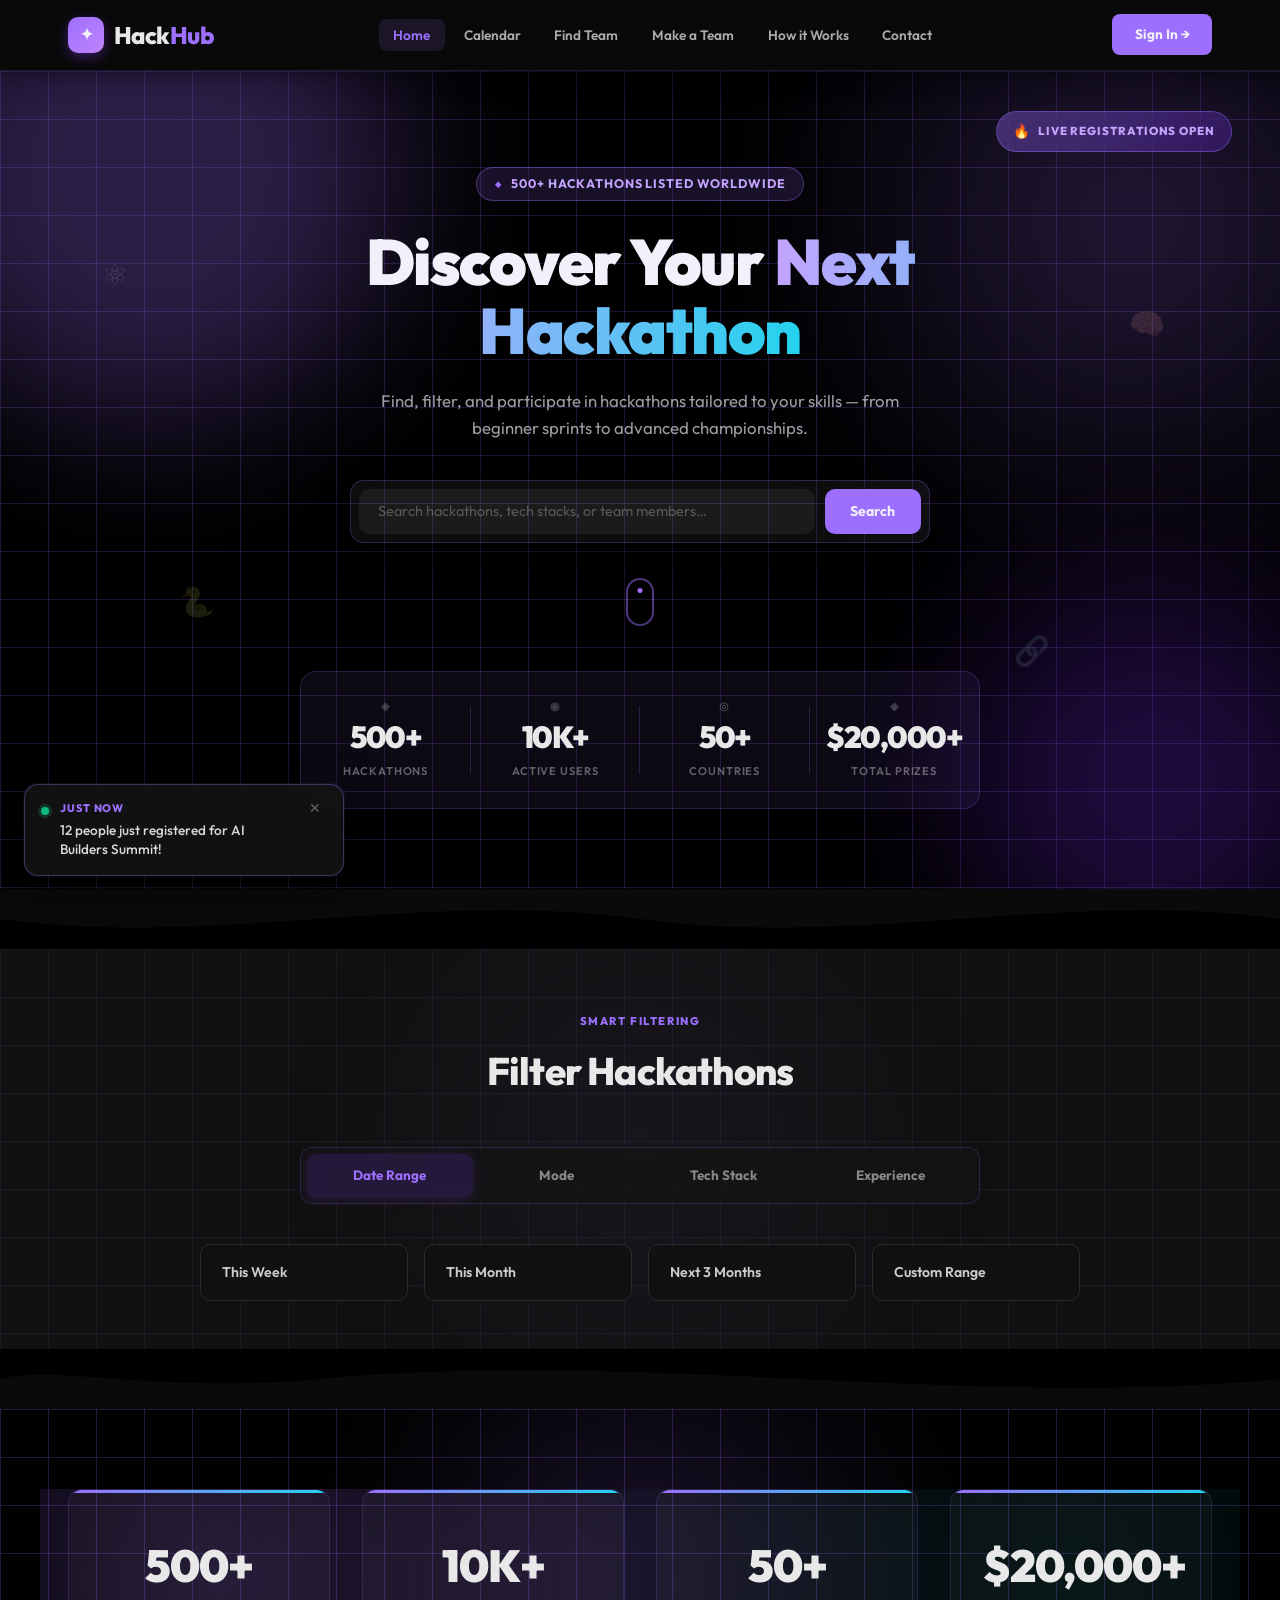
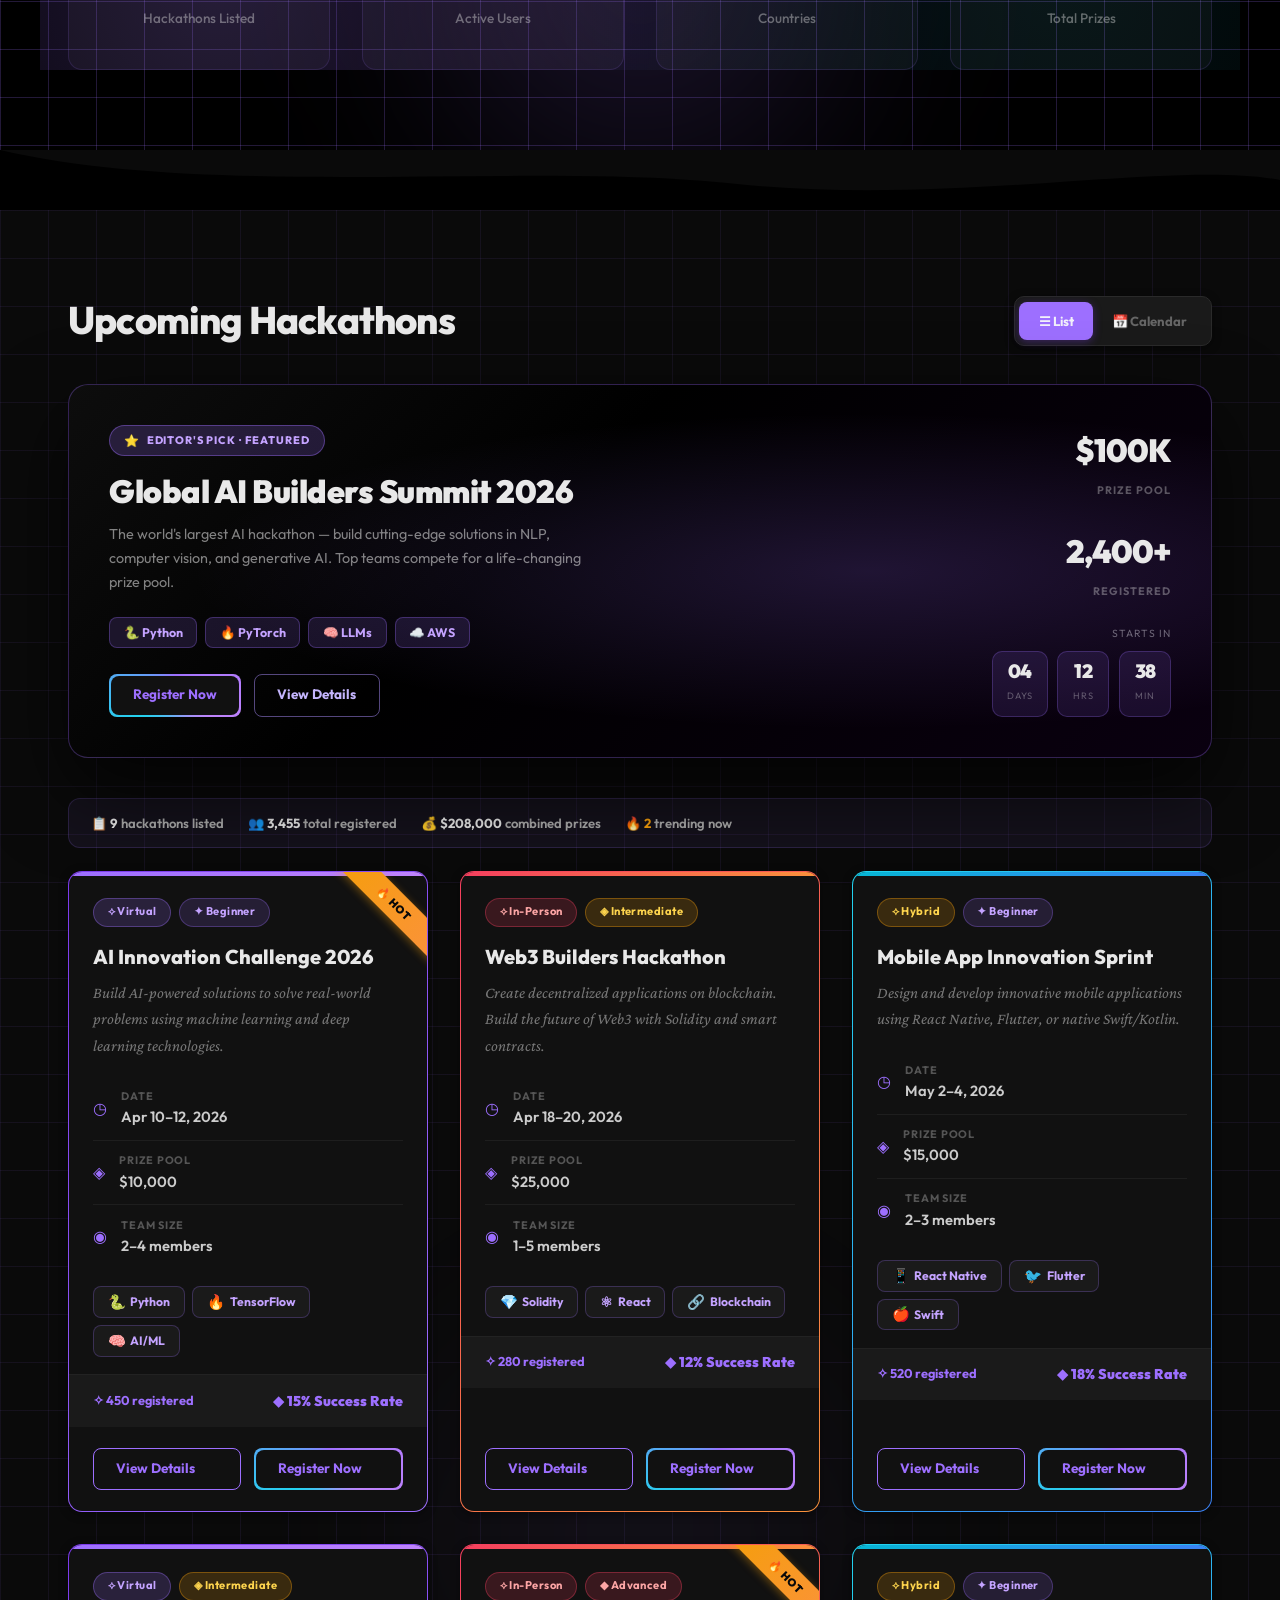
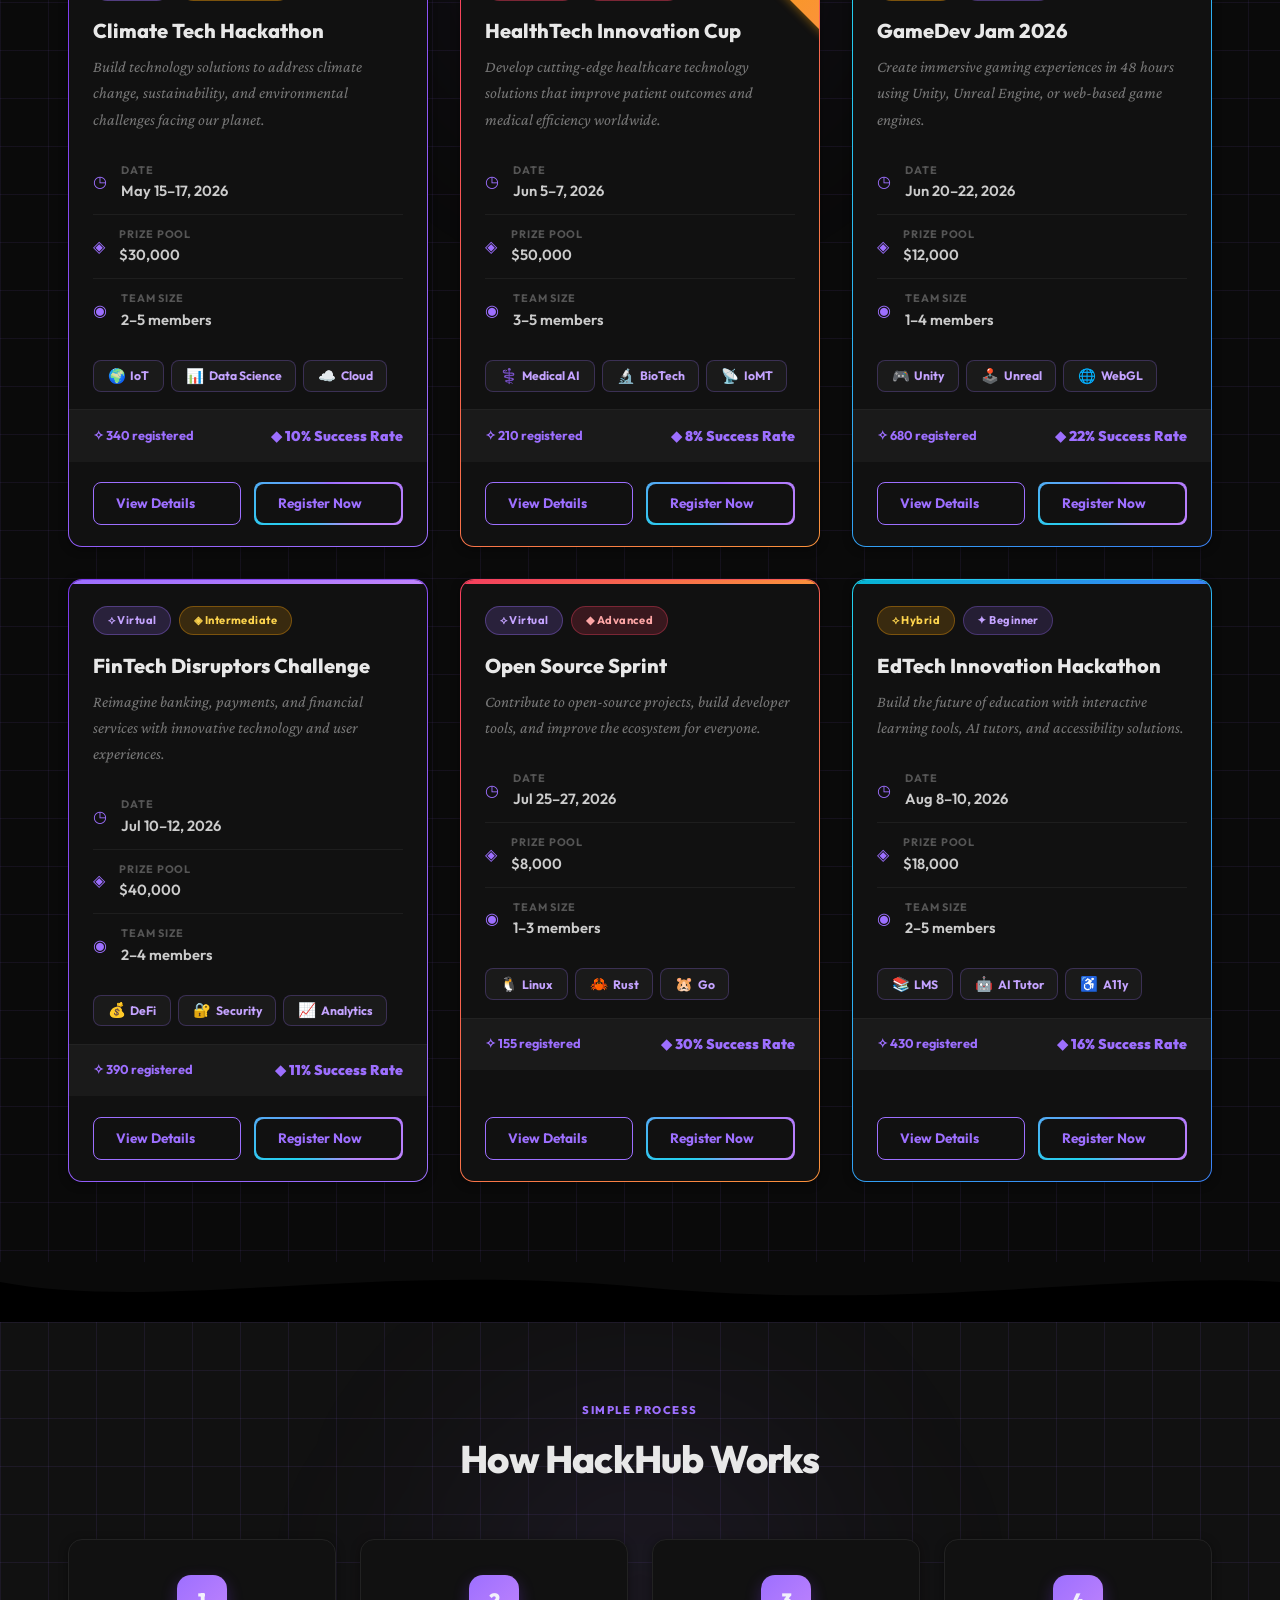
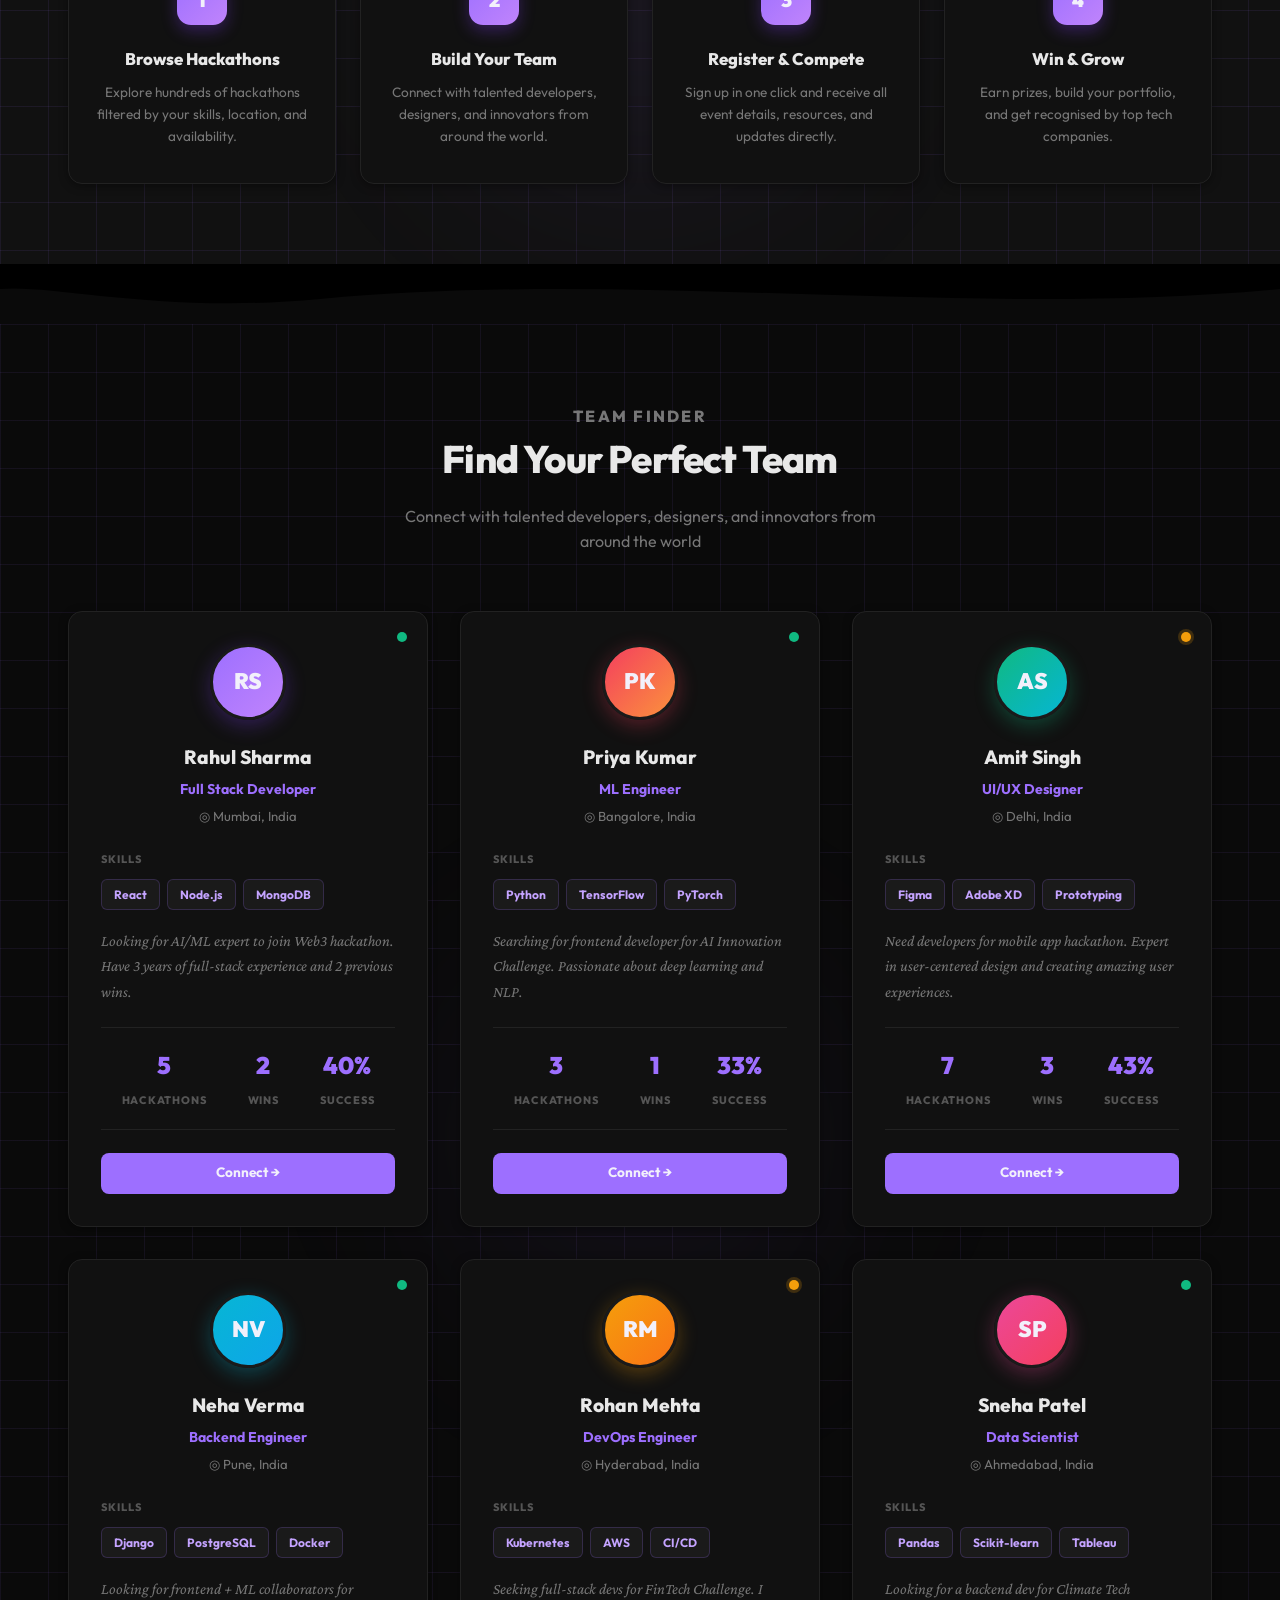
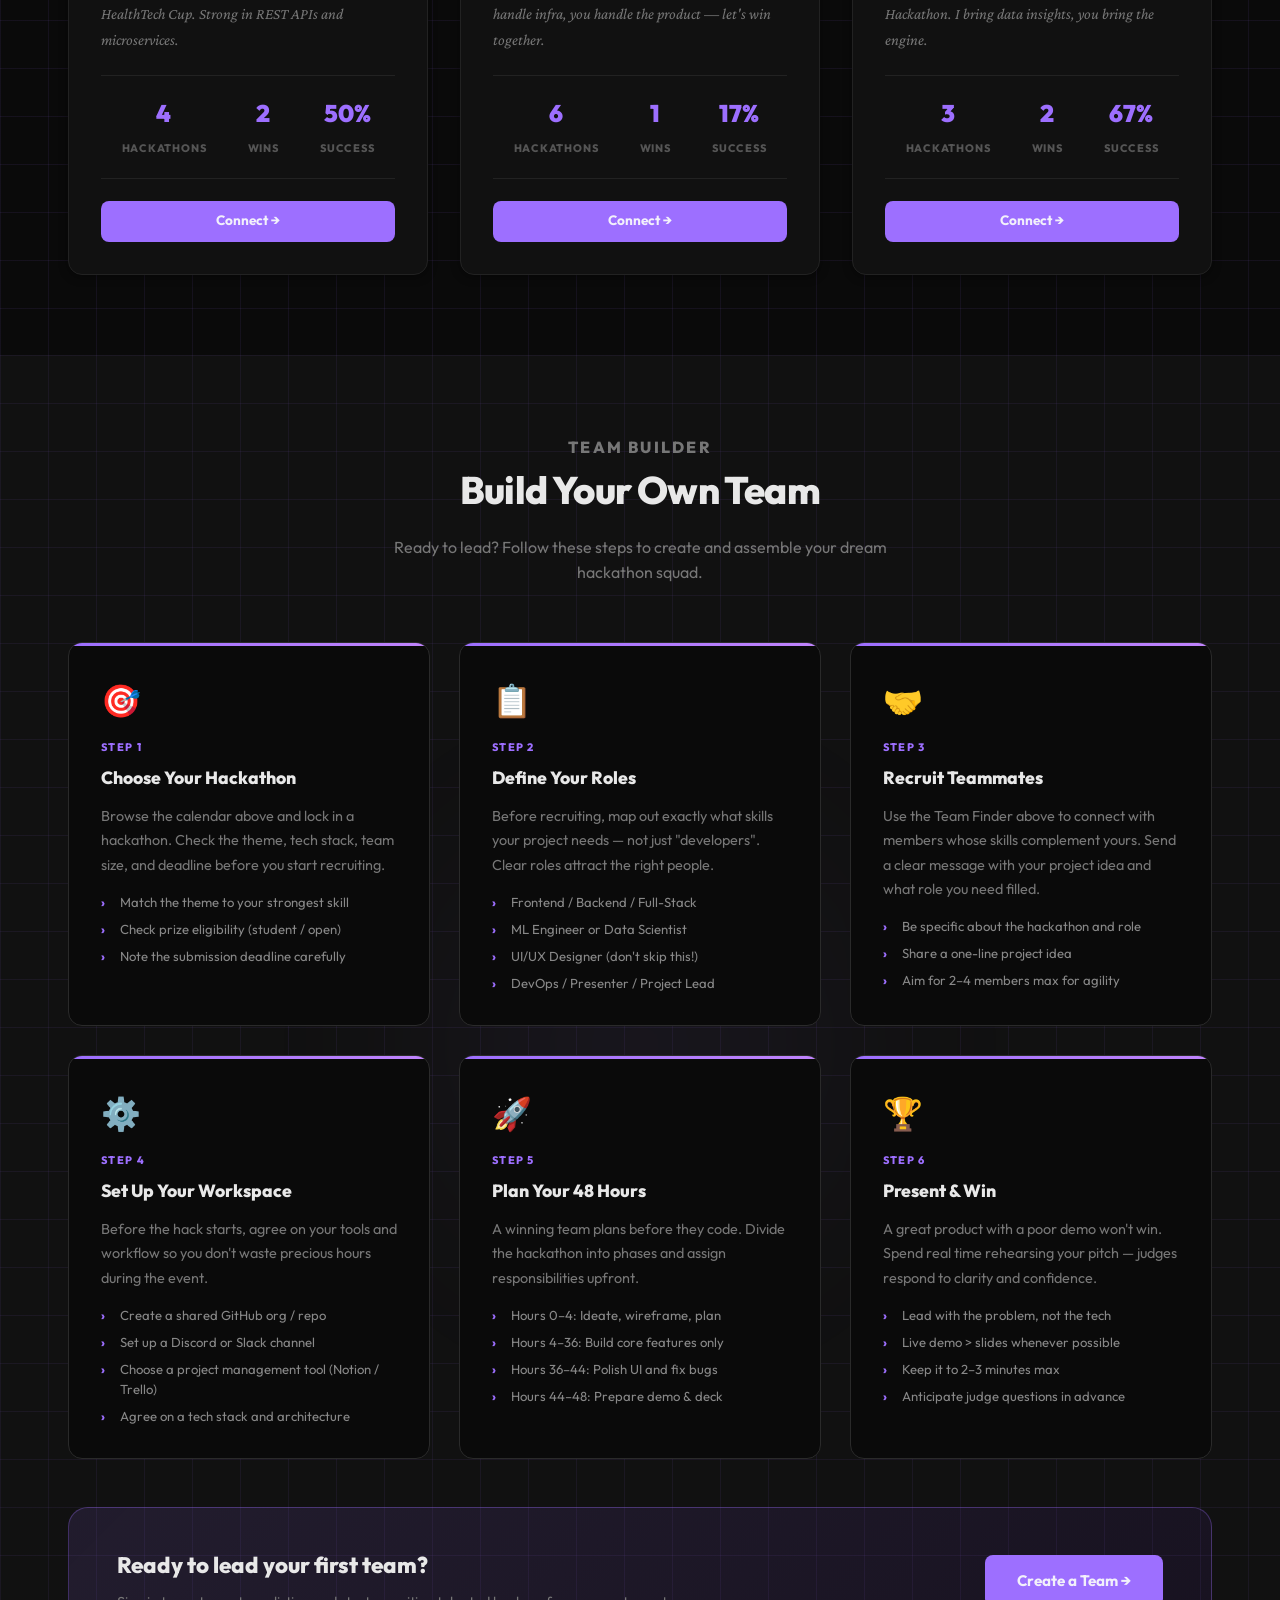
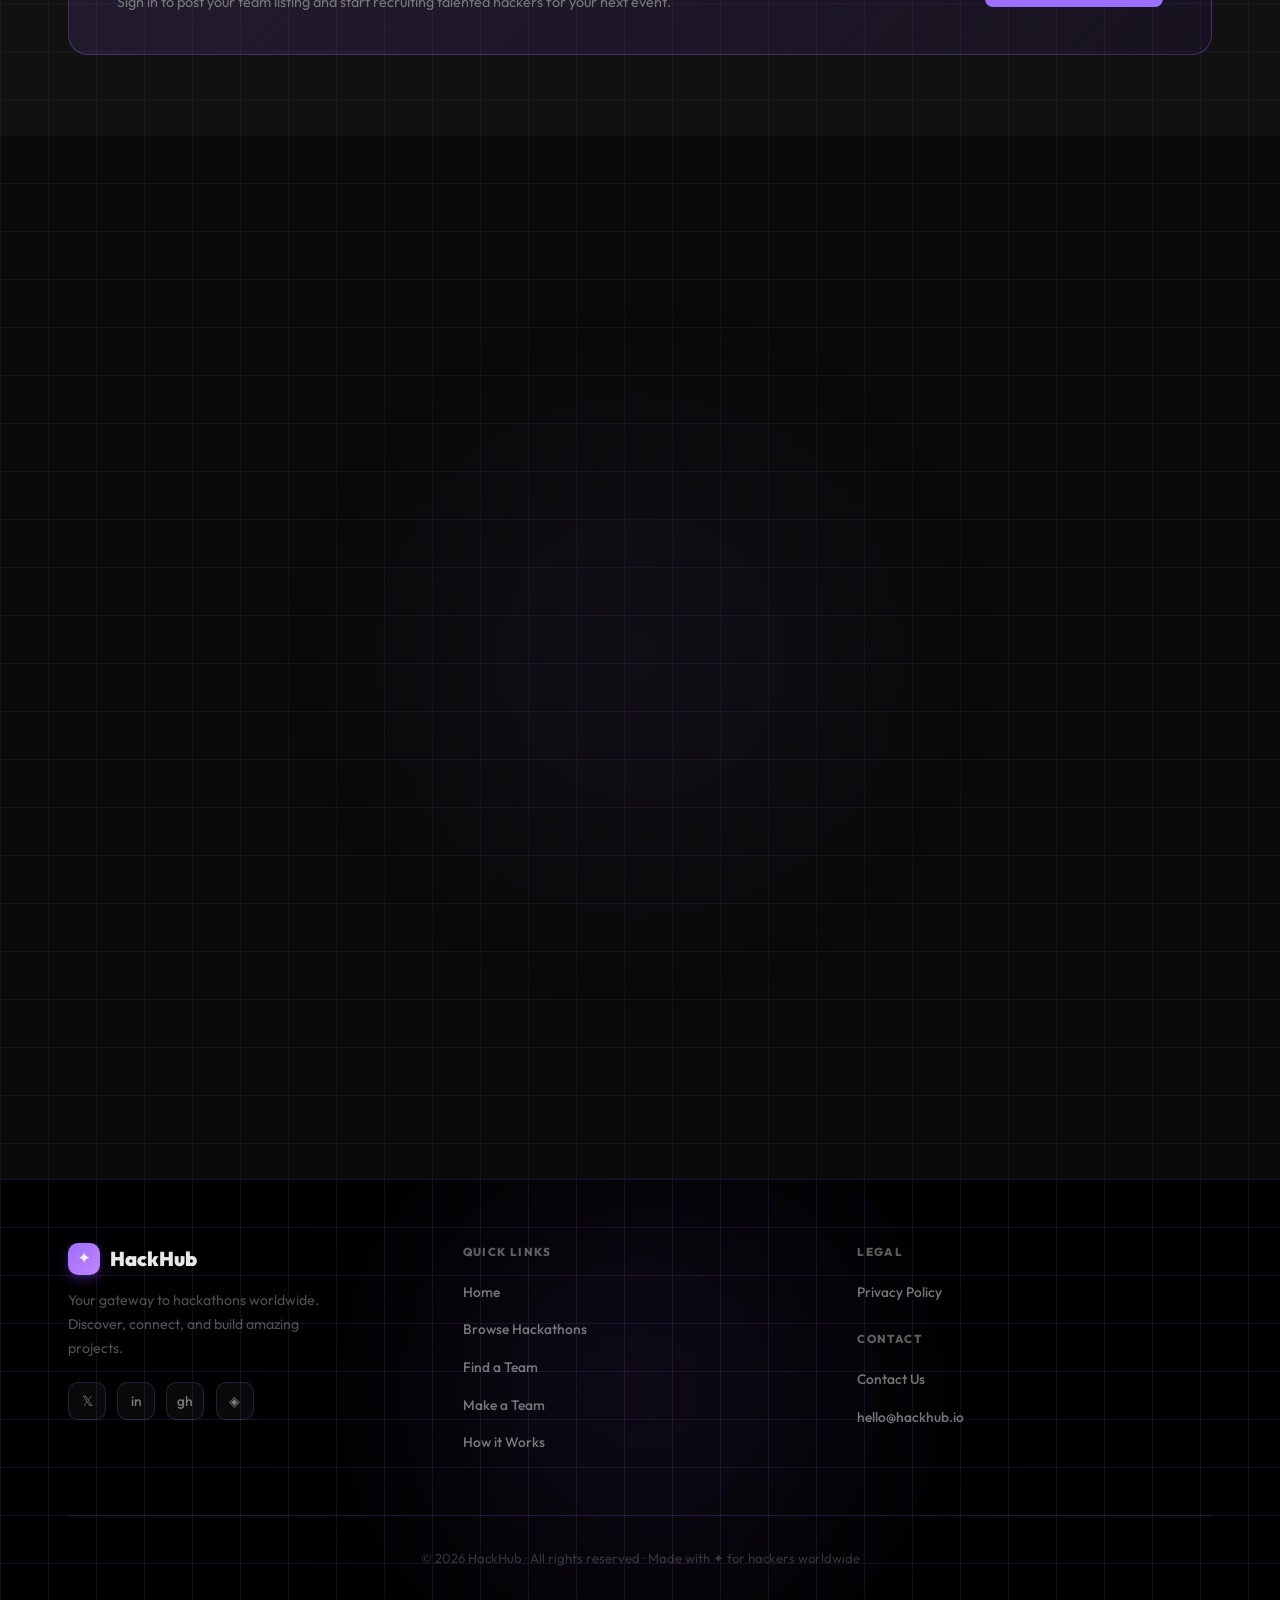
<file: index.html>
<!DOCTYPE html>
<html lang="en">

<head>
  <meta charset="UTF-8">
  <meta name="viewport" content="width=device-width, initial-scale=1.0">
  <title>HackHub — Discover Your Next Hackathon</title>

  <!-- Google Fonts -->
  <link rel="preconnect" href="https://fonts.googleapis.com">
  <link href="https://fonts.googleapis.com/css2?family=Outfit:wght@300;400;500;600;700;800;900&family=Crimson+Pro:ital,wght@0,400;0,600;1,400&display=swap" rel="stylesheet">

  <!-- External stylesheet — no JS used anywhere in this project -->
  <link rel="stylesheet" href="hackhubcss.css">
</head>

<body>

  <!-- Hidden checkbox for CSS-only mobile nav toggle -->
  <input type="checkbox" id="nav-toggle">

  <!-- ══════════════════════════════════════════
       NAVIGATION
  ══════════════════════════════════════════ -->
  <nav class="navbar" role="navigation" aria-label="Main navigation">
    <div class="nav-container">

      <!-- Logo -->
      <a href="#home" class="logo" aria-label="HackHub home">
        <div class="logo-icon" aria-hidden="true">✦</div>
        <span class="logo-text">Hack<span>Hub</span></span>
      </a>

      <!-- Desktop nav links -->
      <ul class="nav-menu">
        <li><a href="#home">Home</a></li>
        <li><a href="#calendar">Calendar</a></li>
        <li><a href="#find-team">Find Team</a></li>
        <li><a href="#make-team">Make a Team</a></li>
        <li><a href="#how-it-works">How it Works</a></li>
        <li><a href="#contact">Contact</a></li>
      </ul>

      <!-- Sign-in CTA — opens auth modal via CSS :target -->
      <a href="#modal-auth" class="btn-primary nav-signin">Sign In →</a>

      <!-- Hamburger toggle label (pure CSS) -->
      <label for="nav-toggle" class="hamburger-label" aria-label="Toggle mobile menu">
        <span></span>
        <span></span>
        <span></span>
      </label>

    </div>
  </nav>

  <!-- Mobile slide-down menu -->
  <div class="mobile-menu" role="navigation" aria-label="Mobile navigation">
    <a href="#home">Home</a>
    <a href="#calendar">Calendar</a>
    <a href="#find-team">Find Team</a>
    <a href="#make-team">Make a Team</a>
    <a href="#how-it-works">How it Works</a>
    <a href="#contact">Contact</a>
    <a href="#modal-auth" class="btn-primary" style="margin-top:.5rem;justify-content:center;">Sign In →</a>
  </div>

  <!-- ══════════════════════════════════════════
       HERO
  ══════════════════════════════════════════ -->
  <section id="home" class="hero" aria-label="Hero">

    <div class="hero-blob blob1" aria-hidden="true"></div>
    <div class="hero-blob blob2" aria-hidden="true"></div>

    <div class="hero-particles" aria-hidden="true">
      <div class="particle"></div>
      <div class="particle"></div>
      <div class="particle"></div>
      <div class="particle"></div>
      <div class="particle"></div>
      <div class="particle"></div>
    </div>

    <div class="floating-icons" aria-hidden="true">
      <span style="top:22%;left:8%">⚛</span>
      <span style="top:62%;left:14%">🐍</span>
      <span style="top:28%;right:9%">🧠</span>
      <span style="top:68%;right:18%">🔗</span>
    </div>

    <div class="hero-badge" aria-hidden="true">Live Registrations Open</div>

    <div class="hero-content">
      <div class="hero-eyebrow">500+ Hackathons Listed Worldwide</div>
      <h1>Discover Your <span class="highlight">Next Hackathon</span></h1>
      <p>Find, filter, and participate in hackathons tailored to your skills — from beginner sprints to advanced championships.</p>

      <!--
        SEARCH BAR: Uses <datalist> for CSS-native suggestions.
        Searching by name/tech/team member — no JS required.
      -->
      <form class="search-bar" action="#calendar" method="get" role="search">
        <input
          type="text"
          name="search"
          list="search-suggestions"
          placeholder="Search hackathons, tech stacks, or team members…"
          aria-label="Search hackathons, tech stacks, or team members"
          autocomplete="off">
        <!-- Datalist provides browser-native dropdown suggestions without JS -->
        <datalist id="search-suggestions">
          <!-- Hackathon names -->
          <option value="Global AI Builders Summit 2026">
          <option value="AI Innovation Challenge 2026">
          <option value="Web3 Builders Hackathon">
          <option value="Mobile App Innovation Sprint">
          <option value="Climate Tech Hackathon">
          <option value="HealthTech Innovation Cup">
          <option value="GameDev Jam 2026">
          <option value="FinTech Disruptors Challenge">
          <option value="Open Source Sprint">
          <option value="EdTech Innovation Hackathon">
          <option value="Cybersecurity Defend-a-Thon">
          <option value="Smart Cities Hack">
          <!-- Tech stacks -->
          <option value="Python">
          <option value="TensorFlow">
          <option value="PyTorch">
          <option value="React">
          <option value="Node.js">
          <option value="MongoDB">
          <option value="Solidity">
          <option value="Blockchain">
          <option value="React Native">
          <option value="Flutter">
          <option value="Unity">
          <option value="Unreal Engine">
          <!-- Team members -->
          <option value="Rahul Sharma — Full Stack Developer">
          <option value="Priya Kumar — ML Engineer">
          <option value="Amit Singh — UI/UX Designer">
          <option value="Neha Verma — Backend Engineer">
          <option value="Rohan Mehta — DevOps Engineer">
          <option value="Sneha Patel — Data Scientist">
        </datalist>
        <button type="submit" class="btn-search">Search</button>
      </form>

      <div class="scroll-indicator" aria-hidden="true"></div>

      <!-- Platform stats bar -->
      <div class="hero-stats" aria-label="Platform statistics">
        <div class="hero-stat">
          <span class="hero-stat-icon" aria-hidden="true">◈</span>
          <strong>500+</strong>
          <span>Hackathons</span>
        </div>
        <div class="hero-stat">
          <span class="hero-stat-icon" aria-hidden="true">◉</span>
          <strong>10K+</strong>
          <span>Active Users</span>
        </div>
        <div class="hero-stat">
          <span class="hero-stat-icon" aria-hidden="true">◎</span>
          <strong>50+</strong>
          <span>Countries</span>
        </div>
        <div class="hero-stat">
          <span class="hero-stat-icon" aria-hidden="true">◆</span>
          <strong class="counted">$20,000+</strong>
          <span>Total Prizes</span>
        </div>
      </div>
    </div>

  </section>

  <!-- Wave divider -->
  <div class="wave-divider" aria-hidden="true">
    <svg viewBox="0 0 1200 60" preserveAspectRatio="none" xmlns="http://www.w3.org/2000/svg">
      <path d="M0,30 C200,60 400,0 600,30 C800,60 1000,0 1200,30 L1200,60 L0,60 Z" class="wave-to-surface"/>
    </svg>
  </div>

  <!-- ══════════════════════════════════════════
       FILTERS
  ══════════════════════════════════════════ -->
  <section class="filters grid-bg fade-in" aria-label="Filter hackathons">
    <div class="container">

      <p class="section-label">Smart Filtering</p>
      <h2>Filter Hackathons</h2>

    
      <div class="filter-tabs">
        <input type="radio" name="filter-tab" id="tab1" checked>
        <input type="radio" name="filter-tab" id="tab2">
        <input type="radio" name="filter-tab" id="tab3">
        <input type="radio" name="filter-tab" id="tab4">

        <div class="tab-labels" role="tablist">
          <label for="tab1" role="tab">Date Range</label>
          <label for="tab2" role="tab">Mode</label>
          <label for="tab3" role="tab">Tech Stack</label>
          <label for="tab4" role="tab">Experience</label>
        </div>

        <div class="tab-content">

          <!-- Date Range panel -->
          <div class="tab-panel" role="tabpanel">
            <div class="filter-options">
              <label class="filter-option"><input type="radio" name="date" value="week"><span>This Week</span></label>
              <label class="filter-option"><input type="radio" name="date" value="month"><span>This Month</span></label>
              <label class="filter-option"><input type="radio" name="date" value="3months"><span>Next 3 Months</span></label>
              <label class="filter-option"><input type="radio" name="date" value="custom"><span>Custom Range</span></label>
            </div>
          </div>

          <!-- Mode panel -->
          <div class="tab-panel" role="tabpanel">
            <div class="filter-options">
              <label class="filter-option"><input type="radio" name="mode" value="virtual"><span>Virtual</span></label>
              <label class="filter-option"><input type="radio" name="mode" value="inperson"><span>In-Person</span></label>
              <label class="filter-option"><input type="radio" name="mode" value="hybrid"><span>Hybrid</span></label>
            </div>
          </div>

          <!-- Tech Stack panel -->
          <div class="tab-panel" role="tabpanel">
            <div class="filter-options">
              <label class="filter-option"><input type="checkbox" name="tech" value="web"><span>Web Dev</span></label>
              <label class="filter-option"><input type="checkbox" name="tech" value="ai"><span>AI / ML</span></label>
              <label class="filter-option"><input type="checkbox" name="tech" value="blockchain"><span>Blockchain</span></label>
              <label class="filter-option"><input type="checkbox" name="tech" value="mobile"><span>Mobile Apps</span></label>
              <label class="filter-option"><input type="checkbox" name="tech" value="iot"><span>IoT</span></label>
            </div>
          </div>

          <!-- Experience panel -->
          <div class="tab-panel" role="tabpanel">
            <div class="filter-options">
              <label class="filter-option"><input type="radio" name="level" value="beginner"><span>Beginner</span></label>
              <label class="filter-option"><input type="radio" name="level" value="intermediate"><span>Intermediate</span></label>
              <label class="filter-option"><input type="radio" name="level" value="advanced"><span>Advanced</span></label>
            </div>
          </div>

        </div>
      </div>

    </div>
  </section>

  <!-- Wave divider -->
  <div class="wave-divider wave-down" style="background:var(--surface);" aria-hidden="true">
    <svg viewBox="0 0 1200 60" preserveAspectRatio="none" xmlns="http://www.w3.org/2000/svg">
      <path d="M0,30 C300,0 600,60 900,30 C1050,15 1150,45 1200,30 L1200,60 L0,60 Z" class="wave-to-navy"/>
    </svg>
  </div>

  <!-- ══════════════════════════════════════════
       STATS
  ══════════════════════════════════════════ -->
  <section class="stats-section grid-bg fade-in" aria-label="Platform statistics">
    <div class="container">
      <div class="stats-glow" aria-hidden="true"></div>
      <div class="stats-grid">
        <div class="stat-card"><div class="stat-number">500+</div><div class="stat-label">Hackathons Listed</div></div>
        <div class="stat-card"><div class="stat-number">10K+</div><div class="stat-label">Active Users</div></div>
        <div class="stat-card"><div class="stat-number">50+</div><div class="stat-label">Countries</div></div>
        <div class="stat-card"><div class="stat-number">$20,000+</div><div class="stat-label">Total Prizes</div></div>
      </div>
    </div>
  </section>

  <!-- Wave divider -->
  <div class="wave-divider" style="background:var(--navy);" aria-hidden="true">
    <svg viewBox="0 0 1200 60" preserveAspectRatio="none" xmlns="http://www.w3.org/2000/svg">
      <path d="M0,0 C200,50 500,10 700,35 C900,55 1100,10 1200,30 L1200,60 L0,60 Z" class="wave-to-bg"/>
    </svg>
  </div>

  <!-- ══════════════════════════════════════════
       HACKATHONS / CALENDAR
       Note: The "Calendar" view toggle is a pure CSS
       layout switch — list vs visual calendar grid.
  ══════════════════════════════════════════ -->
  <section id="calendar" class="calendar-section grid-bg" aria-label="Upcoming hackathons">
    <div class="container">

      <div class="section-header fade-in">
        <h2>Upcoming Hackathons</h2>
        <!-- Pure CSS view toggle: radio inputs control which layout is shown -->
        <div class="view-toggle" role="group" aria-label="View toggle">
          <input type="radio" name="view" id="list-view" checked>
          <input type="radio" name="view" id="calendar-view">
          <label for="list-view">☰ List</label>
          <label for="calendar-view">📅 Calendar</label>
        </div>
      </div>

      <!-- ─── LIST VIEW CONTENT ─── -->
      <div class="list-view-content">

        <!-- Featured card -->
        <article class="featured-card fade-in" aria-label="Featured hackathon">
          <div class="featured-left">
            <span class="featured-tag">Editor's Pick · Featured</span>
            <h2>Global AI Builders Summit 2026</h2>
            <p>The world's largest AI hackathon — build cutting-edge solutions in NLP, computer vision, and generative AI. Top teams compete for a life-changing prize pool.</p>
            <div class="feat-tech">
              <span class="feat-tech-icon">🐍 Python</span>
              <span class="feat-tech-icon">🔥 PyTorch</span>
              <span class="feat-tech-icon">🧠 LLMs</span>
              <span class="feat-tech-icon">☁️ AWS</span>
            </div>
            <div class="featured-actions">
              <a href="#modal-auth" class="btn-register">Register Now</a>
              <a href="#calendar" class="btn-secondary" style="border-color:rgba(167,139,250,0.5);color:#c4b5fd;">View Details</a>
            </div>
          </div>
          <div class="featured-right">
            <div class="featured-prize"><strong>$100K</strong><span>Prize Pool</span></div>
            <div class="featured-stat"><strong>2,400+</strong><span>Registered</span></div>
            <div>
              <div style="font-size:.65rem;color:rgba(242,240,251,0.4);text-transform:uppercase;letter-spacing:.1em;margin-bottom:.5rem;text-align:right;">Starts in</div>
              <div class="featured-countdown" aria-label="Time remaining">
                <div class="cd-block"><strong>04</strong><span>Days</span></div>
                <div class="cd-block"><strong>12</strong><span>Hrs</span></div>
                <div class="cd-block"><strong>38</strong><span>Min</span></div>
              </div>
            </div>
          </div>
        </article>

        <!-- Hackathon cards grid -->
        <div class="hackathon-grid">

          <!-- Card 1 -->
          <article class="hackathon-card fade-in" aria-label="AI Innovation Challenge 2026">
            <div class="card-ribbon" aria-hidden="true">🔥 Hot</div>
            <div class="card-header">
              <span class="badge badge-virtual">⟡ Virtual</span>
              <span class="badge badge-beginner">✦ Beginner</span>
            </div>
            <h3>AI Innovation Challenge 2026</h3>
            <p class="card-description">Build AI-powered solutions to solve real-world problems using machine learning and deep learning technologies.</p>
            <div class="card-info">
              <div class="info-item"><span class="icon" aria-hidden="true">◷</span><div><strong>Date</strong><p>Apr 10–12, 2026</p></div></div>
              <div class="info-item"><span class="icon" aria-hidden="true">◈</span><div><strong>Prize Pool</strong><p>$10,000</p></div></div>
              <div class="info-item"><span class="icon" aria-hidden="true">◉</span><div><strong>Team Size</strong><p>2–4 members</p></div></div>
            </div>
            <div class="tech-tags">
              <span class="tech-tag"><span class="t-icon">🐍</span>Python</span>
              <span class="tech-tag"><span class="t-icon">🔥</span>TensorFlow</span>
              <span class="tech-tag"><span class="t-icon">🧠</span>AI/ML</span>
            </div>
            <div class="card-stats">
              <span>✧ 450 registered</span>
              <span class="success-rate">◆ 15% Success Rate</span>
            </div>
            <div class="card-actions">
              <a href="#calendar" class="btn-secondary">View Details</a>
              <a href="#modal-auth" class="btn-register">Register Now</a>
            </div>
          </article>

          <!-- Card 2 -->
          <article class="hackathon-card fade-in" aria-label="Web3 Builders Hackathon">
            <div class="card-header">
              <span class="badge badge-inperson">⟡ In-Person</span>
              <span class="badge badge-intermediate">◈ Intermediate</span>
            </div>
            <h3>Web3 Builders Hackathon</h3>
            <p class="card-description">Create decentralized applications on blockchain. Build the future of Web3 with Solidity and smart contracts.</p>
            <div class="card-info">
              <div class="info-item"><span class="icon" aria-hidden="true">◷</span><div><strong>Date</strong><p>Apr 18–20, 2026</p></div></div>
              <div class="info-item"><span class="icon" aria-hidden="true">◈</span><div><strong>Prize Pool</strong><p>$25,000</p></div></div>
              <div class="info-item"><span class="icon" aria-hidden="true">◉</span><div><strong>Team Size</strong><p>1–5 members</p></div></div>
            </div>
            <div class="tech-tags">
              <span class="tech-tag"><span class="t-icon">💎</span>Solidity</span>
              <span class="tech-tag"><span class="t-icon">⚛</span>React</span>
              <span class="tech-tag"><span class="t-icon">🔗</span>Blockchain</span>
            </div>
            <div class="card-stats">
              <span>✧ 280 registered</span>
              <span class="success-rate">◆ 12% Success Rate</span>
            </div>
            <div class="card-actions">
              <a href="#calendar" class="btn-secondary">View Details</a>
              <a href="#modal-auth" class="btn-register">Register Now</a>
            </div>
          </article>

          <!-- Card 3 -->
          <article class="hackathon-card fade-in" aria-label="Mobile App Innovation Sprint">
            <div class="card-header">
              <span class="badge badge-hybrid">⟡ Hybrid</span>
              <span class="badge badge-beginner">✦ Beginner</span>
            </div>
            <h3>Mobile App Innovation Sprint</h3>
            <p class="card-description">Design and develop innovative mobile applications using React Native, Flutter, or native Swift/Kotlin.</p>
            <div class="card-info">
              <div class="info-item"><span class="icon" aria-hidden="true">◷</span><div><strong>Date</strong><p>May 2–4, 2026</p></div></div>
              <div class="info-item"><span class="icon" aria-hidden="true">◈</span><div><strong>Prize Pool</strong><p>$15,000</p></div></div>
              <div class="info-item"><span class="icon" aria-hidden="true">◉</span><div><strong>Team Size</strong><p>2–3 members</p></div></div>
            </div>
            <div class="tech-tags">
              <span class="tech-tag"><span class="t-icon">📱</span>React Native</span>
              <span class="tech-tag"><span class="t-icon">🐦</span>Flutter</span>
              <span class="tech-tag"><span class="t-icon">🍎</span>Swift</span>
            </div>
            <div class="card-stats">
              <span>✧ 520 registered</span>
              <span class="success-rate">◆ 18% Success Rate</span>
            </div>
            <div class="card-actions">
              <a href="#calendar" class="btn-secondary">View Details</a>
              <a href="#modal-auth" class="btn-register">Register Now</a>
            </div>
          </article>

          <!-- Card 4 -->
          <article class="hackathon-card fade-in" aria-label="Climate Tech Hackathon">
            <div class="card-header">
              <span class="badge badge-virtual">⟡ Virtual</span>
              <span class="badge badge-intermediate">◈ Intermediate</span>
            </div>
            <h3>Climate Tech Hackathon</h3>
            <p class="card-description">Build technology solutions to address climate change, sustainability, and environmental challenges facing our planet.</p>
            <div class="card-info">
              <div class="info-item"><span class="icon" aria-hidden="true">◷</span><div><strong>Date</strong><p>May 15–17, 2026</p></div></div>
              <div class="info-item"><span class="icon" aria-hidden="true">◈</span><div><strong>Prize Pool</strong><p>$30,000</p></div></div>
              <div class="info-item"><span class="icon" aria-hidden="true">◉</span><div><strong>Team Size</strong><p>2–5 members</p></div></div>
            </div>
            <div class="tech-tags">
              <span class="tech-tag"><span class="t-icon">🌍</span>IoT</span>
              <span class="tech-tag"><span class="t-icon">📊</span>Data Science</span>
              <span class="tech-tag"><span class="t-icon">☁️</span>Cloud</span>
            </div>
            <div class="card-stats">
              <span>✧ 340 registered</span>
              <span class="success-rate">◆ 10% Success Rate</span>
            </div>
            <div class="card-actions">
              <a href="#calendar" class="btn-secondary">View Details</a>
              <a href="#modal-auth" class="btn-register">Register Now</a>
            </div>
          </article>

          <!-- Card 5 -->
          <article class="hackathon-card fade-in" aria-label="HealthTech Innovation Cup">
            <div class="card-ribbon" aria-hidden="true">🔥 Hot</div>
            <div class="card-header">
              <span class="badge badge-inperson">⟡ In-Person</span>
              <span class="badge badge-advanced">◆ Advanced</span>
            </div>
            <h3>HealthTech Innovation Cup</h3>
            <p class="card-description">Develop cutting-edge healthcare technology solutions that improve patient outcomes and medical efficiency worldwide.</p>
            <div class="card-info">
              <div class="info-item"><span class="icon" aria-hidden="true">◷</span><div><strong>Date</strong><p>Jun 5–7, 2026</p></div></div>
              <div class="info-item"><span class="icon" aria-hidden="true">◈</span><div><strong>Prize Pool</strong><p>$50,000</p></div></div>
              <div class="info-item"><span class="icon" aria-hidden="true">◉</span><div><strong>Team Size</strong><p>3–5 members</p></div></div>
            </div>
            <div class="tech-tags">
              <span class="tech-tag"><span class="t-icon">⚕️</span>Medical AI</span>
              <span class="tech-tag"><span class="t-icon">🔬</span>BioTech</span>
              <span class="tech-tag"><span class="t-icon">📡</span>IoMT</span>
            </div>
            <div class="card-stats">
              <span>✧ 210 registered</span>
              <span class="success-rate">◆ 8% Success Rate</span>
            </div>
            <div class="card-actions">
              <a href="#calendar" class="btn-secondary">View Details</a>
              <a href="#modal-auth" class="btn-register">Register Now</a>
            </div>
          </article>

          <!-- Card 6 -->
          <article class="hackathon-card fade-in" aria-label="GameDev Jam 2026">
            <div class="card-header">
              <span class="badge badge-hybrid">⟡ Hybrid</span>
              <span class="badge badge-beginner">✦ Beginner</span>
            </div>
            <h3>GameDev Jam 2026</h3>
            <p class="card-description">Create immersive gaming experiences in 48 hours using Unity, Unreal Engine, or web-based game engines.</p>
            <div class="card-info">
              <div class="info-item"><span class="icon" aria-hidden="true">◷</span><div><strong>Date</strong><p>Jun 20–22, 2026</p></div></div>
              <div class="info-item"><span class="icon" aria-hidden="true">◈</span><div><strong>Prize Pool</strong><p>$12,000</p></div></div>
              <div class="info-item"><span class="icon" aria-hidden="true">◉</span><div><strong>Team Size</strong><p>1–4 members</p></div></div>
            </div>
            <div class="tech-tags">
              <span class="tech-tag"><span class="t-icon">🎮</span>Unity</span>
              <span class="tech-tag"><span class="t-icon">🕹️</span>Unreal</span>
              <span class="tech-tag"><span class="t-icon">🌐</span>WebGL</span>
            </div>
            <div class="card-stats">
              <span>✧ 680 registered</span>
              <span class="success-rate">◆ 22% Success Rate</span>
            </div>
            <div class="card-actions">
              <a href="#calendar" class="btn-secondary">View Details</a>
              <a href="#modal-auth" class="btn-register">Register Now</a>
            </div>
          </article>

          <!-- Card 7 -->
          <article class="hackathon-card fade-in" aria-label="FinTech Disruptors Challenge">
            <div class="card-header">
              <span class="badge badge-virtual">⟡ Virtual</span>
              <span class="badge badge-intermediate">◈ Intermediate</span>
            </div>
            <h3>FinTech Disruptors Challenge</h3>
            <p class="card-description">Reimagine banking, payments, and financial services with innovative technology and user experiences.</p>
            <div class="card-info">
              <div class="info-item"><span class="icon" aria-hidden="true">◷</span><div><strong>Date</strong><p>Jul 10–12, 2026</p></div></div>
              <div class="info-item"><span class="icon" aria-hidden="true">◈</span><div><strong>Prize Pool</strong><p>$40,000</p></div></div>
              <div class="info-item"><span class="icon" aria-hidden="true">◉</span><div><strong>Team Size</strong><p>2–4 members</p></div></div>
            </div>
            <div class="tech-tags">
              <span class="tech-tag"><span class="t-icon">💰</span>DeFi</span>
              <span class="tech-tag"><span class="t-icon">🔐</span>Security</span>
              <span class="tech-tag"><span class="t-icon">📈</span>Analytics</span>
            </div>
            <div class="card-stats">
              <span>✧ 390 registered</span>
              <span class="success-rate">◆ 11% Success Rate</span>
            </div>
            <div class="card-actions">
              <a href="#calendar" class="btn-secondary">View Details</a>
              <a href="#modal-auth" class="btn-register">Register Now</a>
            </div>
          </article>

          <!-- Card 8 -->
          <article class="hackathon-card fade-in" aria-label="Open Source Sprint">
            <div class="card-header">
              <span class="badge badge-virtual">⟡ Virtual</span>
              <span class="badge badge-advanced">◆ Advanced</span>
            </div>
            <h3>Open Source Sprint</h3>
            <p class="card-description">Contribute to open-source projects, build developer tools, and improve the ecosystem for everyone.</p>
            <div class="card-info">
              <div class="info-item"><span class="icon" aria-hidden="true">◷</span><div><strong>Date</strong><p>Jul 25–27, 2026</p></div></div>
              <div class="info-item"><span class="icon" aria-hidden="true">◈</span><div><strong>Prize Pool</strong><p>$8,000</p></div></div>
              <div class="info-item"><span class="icon" aria-hidden="true">◉</span><div><strong>Team Size</strong><p>1–3 members</p></div></div>
            </div>
            <div class="tech-tags">
              <span class="tech-tag"><span class="t-icon">🐧</span>Linux</span>
              <span class="tech-tag"><span class="t-icon">🦀</span>Rust</span>
              <span class="tech-tag"><span class="t-icon">🐹</span>Go</span>
            </div>
            <div class="card-stats">
              <span>✧ 155 registered</span>
              <span class="success-rate">◆ 30% Success Rate</span>
            </div>
            <div class="card-actions">
              <a href="#calendar" class="btn-secondary">View Details</a>
              <a href="#modal-auth" class="btn-register">Register Now</a>
            </div>
          </article>

          <!-- Card 9 -->
          <article class="hackathon-card fade-in" aria-label="EdTech Innovation Hackathon">
            <div class="card-header">
              <span class="badge badge-hybrid">⟡ Hybrid</span>
              <span class="badge badge-beginner">✦ Beginner</span>
            </div>
            <h3>EdTech Innovation Hackathon</h3>
            <p class="card-description">Build the future of education with interactive learning tools, AI tutors, and accessibility solutions.</p>
            <div class="card-info">
              <div class="info-item"><span class="icon" aria-hidden="true">◷</span><div><strong>Date</strong><p>Aug 8–10, 2026</p></div></div>
              <div class="info-item"><span class="icon" aria-hidden="true">◈</span><div><strong>Prize Pool</strong><p>$18,000</p></div></div>
              <div class="info-item"><span class="icon" aria-hidden="true">◉</span><div><strong>Team Size</strong><p>2–5 members</p></div></div>
            </div>
            <div class="tech-tags">
              <span class="tech-tag"><span class="t-icon">📚</span>LMS</span>
              <span class="tech-tag"><span class="t-icon">🤖</span>AI Tutor</span>
              <span class="tech-tag"><span class="t-icon">♿</span>A11y</span>
            </div>
            <div class="card-stats">
              <span>✧ 430 registered</span>
              <span class="success-rate">◆ 16% Success Rate</span>
            </div>
            <div class="card-actions">
              <a href="#calendar" class="btn-secondary">View Details</a>
              <a href="#modal-auth" class="btn-register">Register Now</a>
            </div>
          </article>

        </div><!-- /.hackathon-grid -->
      </div><!-- /.list-view-content -->

      <!-- ─── CALENDAR VIEW CONTENT ─── -->
      <!--
        Pure CSS calendar: shown/hidden via the radio toggle above.
        Uses a CSS Grid to display April 2026.
      -->
      <div class="cal-view-content">
        <div class="cal-header">
          <div class="cal-month-nav">
            <a href="#calendar" class="cal-nav-btn" aria-label="Previous month">‹</a>
            <h3 class="cal-month-title">April 2026</h3>
            <a href="#calendar" class="cal-nav-btn" aria-label="Next month">›</a>
          </div>
          <div class="cal-legend">
            <span class="cal-dot cal-dot-virtual"></span> Virtual
            <span class="cal-dot cal-dot-inperson"></span> In-Person
            <span class="cal-dot cal-dot-hybrid"></span> Hybrid
          </div>
        </div>

        <!-- Day-of-week headers -->
        <div class="cal-grid" aria-label="April 2026 calendar">
          <div class="cal-day-name">Sun</div>
          <div class="cal-day-name">Mon</div>
          <div class="cal-day-name">Tue</div>
          <div class="cal-day-name">Wed</div>
          <div class="cal-day-name">Thu</div>
          <div class="cal-day-name">Fri</div>
          <div class="cal-day-name">Sat</div>

          <!-- Week 1 (April starts on Wed) -->
          <div class="cal-cell cal-empty"></div>
          <div class="cal-cell cal-empty"></div>
          <div class="cal-cell cal-empty"></div>
          <div class="cal-cell"><span class="cal-date">1</span></div>
          <div class="cal-cell"><span class="cal-date">2</span></div>
          <div class="cal-cell"><span class="cal-date">3</span></div>
          <div class="cal-cell"><span class="cal-date">4</span></div>

          <!-- Week 2 -->
          <div class="cal-cell"><span class="cal-date">5</span></div>
          <div class="cal-cell"><span class="cal-date">6</span></div>
          <div class="cal-cell"><span class="cal-date">7</span></div>
          <div class="cal-cell"><span class="cal-date">8</span></div>
          <div class="cal-cell"><span class="cal-date">9</span></div>
          <!-- Apr 10: AI Innovation Challenge starts -->
          <div class="cal-cell cal-has-event">
            <span class="cal-date">10</span>
            <a href="#modal-auth" class="cal-event cal-event-virtual" title="AI Innovation Challenge 2026 (Apr 10–12)">AI Innovation</a>
          </div>
          <div class="cal-cell cal-event-cont cal-event-virtual-cont">
            <span class="cal-date">11</span>
            <span class="cal-event-bar cal-event-virtual" aria-hidden="true"></span>
          </div>

          <!-- Week 3 -->
          <div class="cal-cell cal-event-cont cal-event-virtual-cont">
            <span class="cal-date">12</span>
            <span class="cal-event-bar cal-event-virtual" aria-hidden="true"></span>
          </div>
          <div class="cal-cell"><span class="cal-date">13</span></div>
          <div class="cal-cell"><span class="cal-date">14</span></div>
          <div class="cal-cell"><span class="cal-date">15</span></div>
          <div class="cal-cell"><span class="cal-date">16</span></div>
          <div class="cal-cell"><span class="cal-date">17</span></div>
          <!-- Apr 18: Web3 Builders starts -->
          <div class="cal-cell cal-has-event">
            <span class="cal-date">18</span>
            <a href="#modal-auth" class="cal-event cal-event-inperson" title="Web3 Builders Hackathon (Apr 18–20)">Web3 Builders</a>
          </div>

          <!-- Week 4 -->
          <div class="cal-cell cal-event-cont">
            <span class="cal-date">19</span>
            <span class="cal-event-bar cal-event-inperson" aria-hidden="true"></span>
          </div>
          <div class="cal-cell cal-event-cont">
            <span class="cal-date">20</span>
            <span class="cal-event-bar cal-event-inperson" aria-hidden="true"></span>
          </div>
          <div class="cal-cell"><span class="cal-date">21</span></div>
          <div class="cal-cell"><span class="cal-date">22</span></div>
          <div class="cal-cell"><span class="cal-date">23</span></div>
          <div class="cal-cell"><span class="cal-date">24</span></div>
          <div class="cal-cell"><span class="cal-date">25</span></div>

          <!-- Week 5 -->
          <div class="cal-cell"><span class="cal-date">26</span></div>
          <div class="cal-cell"><span class="cal-date">27</span></div>
          <div class="cal-cell"><span class="cal-date">28</span></div>
          <div class="cal-cell"><span class="cal-date">29</span></div>
          <div class="cal-cell"><span class="cal-date">30</span></div>
          <div class="cal-cell cal-empty"></div>
          <div class="cal-cell cal-empty"></div>
        </div><!-- /.cal-grid -->

        <!-- Upcoming events list below calendar -->
        <div class="cal-upcoming">
          <h4 class="cal-upcoming-title">Events This Month</h4>
          <div class="cal-event-list">
            <div class="cal-event-item">
              <div class="cal-event-dot cal-event-virtual"></div>
              <div class="cal-event-info">
                <strong>AI Innovation Challenge 2026</strong>
                <span>Apr 10–12 · Virtual · $10,000 prize</span>
              </div>
              <a href="#modal-auth" class="btn-register cal-register-btn">Register</a>
            </div>
            <div class="cal-event-item">
              <div class="cal-event-dot cal-event-inperson"></div>
              <div class="cal-event-info">
                <strong>Web3 Builders Hackathon</strong>
                <span>Apr 18–20 · In-Person · $25,000 prize</span>
              </div>
              <a href="#modal-auth" class="btn-register cal-register-btn">Register</a>
            </div>
          </div>
        </div>

      </div><!-- /.cal-view-content -->

    </div>
  </section>

  <!-- Wave divider -->
  <div class="wave-divider" style="background:var(--bg);" aria-hidden="true">
    <svg viewBox="0 0 1200 60" preserveAspectRatio="none" xmlns="http://www.w3.org/2000/svg">
      <path d="M0,20 C150,50 350,0 600,25 C850,50 1050,10 1200,20 L1200,60 L0,60 Z" class="wave-to-section"/>
    </svg>
  </div>

  <!-- ══════════════════════════════════════════
       HOW IT WORKS
  ══════════════════════════════════════════ -->
  <section id="how-it-works" class="how-section grid-bg fade-in" aria-label="How HackHub works">
    <div class="container">
      <p class="section-label">Simple Process</p>
      <h2 class="section-title">How HackHub Works</h2>
      <div class="steps-grid">
        <div class="step-card"><div class="step-number" aria-hidden="true">1</div><h3>Browse Hackathons</h3><p>Explore hundreds of hackathons filtered by your skills, location, and availability.</p></div>
        <div class="step-card"><div class="step-number" aria-hidden="true">2</div><h3>Build Your Team</h3><p>Connect with talented developers, designers, and innovators from around the world.</p></div>
        <div class="step-card"><div class="step-number" aria-hidden="true">3</div><h3>Register &amp; Compete</h3><p>Sign up in one click and receive all event details, resources, and updates directly.</p></div>
        <div class="step-card"><div class="step-number" aria-hidden="true">4</div><h3>Win &amp; Grow</h3><p>Earn prizes, build your portfolio, and get recognised by top tech companies.</p></div>
      </div>
    </div>
  </section>

  <!-- Wave divider -->
  <div class="wave-divider wave-down" style="background:var(--surface);" aria-hidden="true">
    <svg viewBox="0 0 1200 60" preserveAspectRatio="none" xmlns="http://www.w3.org/2000/svg">
      <path d="M0,35 C300,5 600,55 900,25 C1050,10 1150,40 1200,35 L1200,60 L0,60 Z" class="wave-to-bg"/>
    </svg>
  </div>

  <!-- ══════════════════════════════════════════
       TEAM FINDER
       "Connect" button opens a message modal
       using CSS :target (no JS).
  ══════════════════════════════════════════ -->
  <section id="find-team" class="team-section grid-bg" aria-label="Find your team">
    <div class="container">
      <div class="section-intro fade-in">
        <p class="section-label">Team Finder</p>
        <h2>Find Your Perfect Team</h2>
        <p>Connect with talented developers, designers, and innovators from around the world</p>
      </div>
      <div class="team-grid">

        <!-- Team member 1 -->
        <article class="team-card fade-in" aria-label="Rahul Sharma profile">
          <div class="member-status" title="Online" aria-label="Online"></div>
          <div class="team-avatar"><div class="avatar-circle">RS</div></div>
          <h3>Rahul Sharma</h3>
          <p class="member-role">Full Stack Developer</p>
          <p class="member-location">◎ Mumbai, India</p>
          <div class="skills-section"><h4>Skills</h4><div class="skill-tags"><span class="skill-tag-member">React</span><span class="skill-tag-member">Node.js</span><span class="skill-tag-member">MongoDB</span></div></div>
          <p class="member-bio">Looking for AI/ML expert to join Web3 hackathon. Have 3 years of full-stack experience and 2 previous wins.</p>
          <div class="member-stats"><div class="stat-item"><strong>5</strong><span>Hackathons</span></div><div class="stat-item"><strong>2</strong><span>Wins</span></div><div class="stat-item"><strong>40%</strong><span>Success</span></div></div>
          <!-- Opens message modal via CSS :target -->
          <a href="#msg-rahul" class="btn-primary btn-block">Connect →</a>
        </article>

        <!-- Team member 2 -->
        <article class="team-card fade-in" aria-label="Priya Kumar profile">
          <div class="member-status" title="Online" aria-label="Online"></div>
          <div class="team-avatar"><div class="avatar-circle avatar-pink">PK</div></div>
          <h3>Priya Kumar</h3>
          <p class="member-role">ML Engineer</p>
          <p class="member-location">◎ Bangalore, India</p>
          <div class="skills-section"><h4>Skills</h4><div class="skill-tags"><span class="skill-tag-member">Python</span><span class="skill-tag-member">TensorFlow</span><span class="skill-tag-member">PyTorch</span></div></div>
          <p class="member-bio">Searching for frontend developer for AI Innovation Challenge. Passionate about deep learning and NLP.</p>
          <div class="member-stats"><div class="stat-item"><strong>3</strong><span>Hackathons</span></div><div class="stat-item"><strong>1</strong><span>Wins</span></div><div class="stat-item"><strong>33%</strong><span>Success</span></div></div>
          <a href="#msg-priya" class="btn-primary btn-block">Connect →</a>
        </article>

        <!-- Team member 3 -->
        <article class="team-card fade-in" aria-label="Amit Singh profile">
          <div class="member-status away" title="Away" aria-label="Away"></div>
          <div class="team-avatar"><div class="avatar-circle avatar-green">AS</div></div>
          <h3>Amit Singh</h3>
          <p class="member-role">UI/UX Designer</p>
          <p class="member-location">◎ Delhi, India</p>
          <div class="skills-section"><h4>Skills</h4><div class="skill-tags"><span class="skill-tag-member">Figma</span><span class="skill-tag-member">Adobe XD</span><span class="skill-tag-member">Prototyping</span></div></div>
          <p class="member-bio">Need developers for mobile app hackathon. Expert in user-centered design and creating amazing user experiences.</p>
          <div class="member-stats"><div class="stat-item"><strong>7</strong><span>Hackathons</span></div><div class="stat-item"><strong>3</strong><span>Wins</span></div><div class="stat-item"><strong>43%</strong><span>Success</span></div></div>
          <a href="#msg-amit" class="btn-primary btn-block">Connect →</a>
        </article>

        <!-- Team member 4 -->
        <article class="team-card fade-in" aria-label="Neha Verma profile">
          <div class="member-status" title="Online" aria-label="Online"></div>
          <div class="team-avatar"><div class="avatar-circle avatar-teal">NV</div></div>
          <h3>Neha Verma</h3>
          <p class="member-role">Backend Engineer</p>
          <p class="member-location">◎ Pune, India</p>
          <div class="skills-section"><h4>Skills</h4><div class="skill-tags"><span class="skill-tag-member">Django</span><span class="skill-tag-member">PostgreSQL</span><span class="skill-tag-member">Docker</span></div></div>
          <p class="member-bio">Looking for frontend + ML collaborators for HealthTech Cup. Strong in REST APIs and microservices.</p>
          <div class="member-stats"><div class="stat-item"><strong>4</strong><span>Hackathons</span></div><div class="stat-item"><strong>2</strong><span>Wins</span></div><div class="stat-item"><strong>50%</strong><span>Success</span></div></div>
          <a href="#msg-neha" class="btn-primary btn-block">Connect →</a>
        </article>

        <!-- Team member 5 -->
        <article class="team-card fade-in" aria-label="Rohan Mehta profile">
          <div class="member-status away" title="Away" aria-label="Away"></div>
          <div class="team-avatar"><div class="avatar-circle avatar-orange">RM</div></div>
          <h3>Rohan Mehta</h3>
          <p class="member-role">DevOps Engineer</p>
          <p class="member-location">◎ Hyderabad, India</p>
          <div class="skills-section"><h4>Skills</h4><div class="skill-tags"><span class="skill-tag-member">Kubernetes</span><span class="skill-tag-member">AWS</span><span class="skill-tag-member">CI/CD</span></div></div>
          <p class="member-bio">Seeking full-stack devs for FinTech Challenge. I handle infra, you handle the product — let's win together.</p>
          <div class="member-stats"><div class="stat-item"><strong>6</strong><span>Hackathons</span></div><div class="stat-item"><strong>1</strong><span>Wins</span></div><div class="stat-item"><strong>17%</strong><span>Success</span></div></div>
          <a href="#msg-rohan" class="btn-primary btn-block">Connect →</a>
        </article>

        <!-- Team member 6 -->
        <article class="team-card fade-in" aria-label="Sneha Patel profile">
          <div class="member-status" title="Online" aria-label="Online"></div>
          <div class="team-avatar"><div class="avatar-circle avatar-rose">SP</div></div>
          <h3>Sneha Patel</h3>
          <p class="member-role">Data Scientist</p>
          <p class="member-location">◎ Ahmedabad, India</p>
          <div class="skills-section"><h4>Skills</h4><div class="skill-tags"><span class="skill-tag-member">Pandas</span><span class="skill-tag-member">Scikit-learn</span><span class="skill-tag-member">Tableau</span></div></div>
          <p class="member-bio">Looking for a backend dev for Climate Tech Hackathon. I bring data insights, you bring the engine.</p>
          <div class="member-stats"><div class="stat-item"><strong>3</strong><span>Hackathons</span></div><div class="stat-item"><strong>2</strong><span>Wins</span></div><div class="stat-item"><strong>67%</strong><span>Success</span></div></div>
          <a href="#msg-sneha" class="btn-primary btn-block">Connect →</a>
        </article>

      </div>
    </div>
  </section>

  <!-- ══════════════════════════════════════════
       MAKE YOUR OWN TEAM
       New section below Find Team with step-by-step
       guide on forming and leading a hackathon team.
  ══════════════════════════════════════════ -->
  <section id="make-team" class="make-team-section grid-bg" aria-label="Make your own team">
    <div class="container">

      <div class="section-intro fade-in">
        <p class="section-label">Team Builder</p>
        <h2>Build Your Own Team</h2>
        <p>Ready to lead? Follow these steps to create and assemble your dream hackathon squad.</p>
      </div>

      <div class="make-team-grid">

        <!-- Step 1 -->
        <div class="make-step-card fade-in">
          <div class="make-step-icon" aria-hidden="true">🎯</div>
          <div class="make-step-num">Step 1</div>
          <h3>Choose Your Hackathon</h3>
          <p>Browse the calendar above and lock in a hackathon. Check the theme, tech stack, team size, and deadline before you start recruiting.</p>
          <ul class="make-step-tips">
            <li>Match the theme to your strongest skill</li>
            <li>Check prize eligibility (student / open)</li>
            <li>Note the submission deadline carefully</li>
          </ul>
        </div>

        <!-- Step 2 -->
        <div class="make-step-card fade-in">
          <div class="make-step-icon" aria-hidden="true">📋</div>
          <div class="make-step-num">Step 2</div>
          <h3>Define Your Roles</h3>
          <p>Before recruiting, map out exactly what skills your project needs — not just "developers". Clear roles attract the right people.</p>
          <ul class="make-step-tips">
            <li>Frontend / Backend / Full-Stack</li>
            <li>ML Engineer or Data Scientist</li>
            <li>UI/UX Designer (don't skip this!)</li>
            <li>DevOps / Presenter / Project Lead</li>
          </ul>
        </div>

        <!-- Step 3 -->
        <div class="make-step-card fade-in">
          <div class="make-step-icon" aria-hidden="true">🤝</div>
          <div class="make-step-num">Step 3</div>
          <h3>Recruit Teammates</h3>
          <p>Use the Team Finder above to connect with members whose skills complement yours. Send a clear message with your project idea and what role you need filled.</p>
          <ul class="make-step-tips">
            <li>Be specific about the hackathon and role</li>
            <li>Share a one-line project idea</li>
            <li>Aim for 2–4 members max for agility</li>
          </ul>
        </div>

        <!-- Step 4 -->
        <div class="make-step-card fade-in">
          <div class="make-step-icon" aria-hidden="true">⚙️</div>
          <div class="make-step-num">Step 4</div>
          <h3>Set Up Your Workspace</h3>
          <p>Before the hack starts, agree on your tools and workflow so you don't waste precious hours during the event.</p>
          <ul class="make-step-tips">
            <li>Create a shared GitHub org / repo</li>
            <li>Set up a Discord or Slack channel</li>
            <li>Choose a project management tool (Notion / Trello)</li>
            <li>Agree on a tech stack and architecture</li>
          </ul>
        </div>

        <!-- Step 5 -->
        <div class="make-step-card fade-in">
          <div class="make-step-icon" aria-hidden="true">🚀</div>
          <div class="make-step-num">Step 5</div>
          <h3>Plan Your 48 Hours</h3>
          <p>A winning team plans before they code. Divide the hackathon into phases and assign responsibilities upfront.</p>
          <ul class="make-step-tips">
            <li>Hours 0–4: Ideate, wireframe, plan</li>
            <li>Hours 4–36: Build core features only</li>
            <li>Hours 36–44: Polish UI and fix bugs</li>
            <li>Hours 44–48: Prepare demo &amp; deck</li>
          </ul>
        </div>

        <!-- Step 6 -->
        <div class="make-step-card fade-in">
          <div class="make-step-icon" aria-hidden="true">🏆</div>
          <div class="make-step-num">Step 6</div>
          <h3>Present &amp; Win</h3>
          <p>A great product with a poor demo won't win. Spend real time rehearsing your pitch — judges respond to clarity and confidence.</p>
          <ul class="make-step-tips">
            <li>Lead with the problem, not the tech</li>
            <li>Live demo &gt; slides whenever possible</li>
            <li>Keep it to 2–3 minutes max</li>
            <li>Anticipate judge questions in advance</li>
          </ul>
        </div>

      </div>

      <!-- CTA to create a team -->
      <div class="make-team-cta fade-in">
        <div class="make-team-cta-text">
          <h3>Ready to lead your first team?</h3>
          <p>Sign in to post your team listing and start recruiting talented hackers for your next event.</p>
        </div>
        <a href="#modal-auth" class="btn-primary make-team-cta-btn">Create a Team →</a>
      </div>

    </div>
  </section>

  <!-- ══════════════════════════════════════════
       CONTACT — redesigned with gradient card,
       icons, and two-column premium layout
  ══════════════════════════════════════════ -->
  <section id="contact" class="contact-section grid-bg" aria-label="Contact HackHub">
    <div class="container">

      <div class="section-intro fade-in">
        <p class="section-label">Get In Touch</p>
        <h2>Contact Us</h2>
        <p>Have questions, feedback, or want to list your hackathon? We'd love to hear from you.</p>
      </div>

      <div class="contact-grid">

        <!-- Left: contact info with styled cards -->
        <div class="contact-info fade-in">
          <h2>Let's Talk</h2>
          <p>Whether you want to list your hackathon, report an issue, or just say hi — reach out and we'll get back to you within 24 hours.</p>

          <!-- Contact info cards -->
          <div class="contact-cards">

            <a href="mailto:hello@hackhub.io" class="contact-card">
              <div class="contact-card-icon">📧</div>
              <div>
                <strong>Email Us</strong>
                <span>hello@hackhub.io</span>
              </div>
            </a>

            <a href="https://discord.gg/hackhub" target="_blank" rel="noopener noreferrer" class="contact-card">
              <div class="contact-card-icon">💬</div>
              <div>
                <strong>Discord Community</strong>
                <span>discord.gg/hackhub</span>
              </div>
            </a>

            <a href="https://twitter.com/HackHubHQ" target="_blank" rel="noopener noreferrer" class="contact-card">
              <div class="contact-card-icon">𝕏</div>
              <div>
                <strong>Twitter / X</strong>
                <span>@HackHubHQ</span>
              </div>
            </a>

            <a href="https://github.com/hackhub" target="_blank" rel="noopener noreferrer" class="contact-card">
              <div class="contact-card-icon">⌥</div>
              <div>
                <strong>GitHub</strong>
                <span>github.com/hackhub</span>
              </div>
            </a>

          </div>

          <!-- Response-time badge -->
          <div class="contact-response-badge">
            <span class="contact-response-dot"></span>
            Team is active · avg. response &lt; 24 hrs
          </div>
        </div>

        <!-- Right: message form -->
        <div class="contact-form-box fade-in">
          <h3>Send a Message</h3>
          <p class="contact-form-sub">Fill out the form and we'll get back to you shortly.</p>
          <form action="#contact" method="post" class="contact-form">
            <div class="form-row">
              <div class="form-group">
                <label for="c-fname">First Name</label>
                <input type="text" id="c-fname" placeholder="John" required>
              </div>
              <div class="form-group">
                <label for="c-lname">Last Name</label>
                <input type="text" id="c-lname" placeholder="Doe">
              </div>
            </div>
            <div class="form-group">
              <label for="c-email">Email</label>
              <input type="email" id="c-email" placeholder="you@example.com" required>
            </div>
            <div class="form-group">
              <label for="c-subject">Subject</label>
              <select id="c-subject">
                <option value="" disabled selected>Choose a topic…</option>
                <option>List a Hackathon</option>
                <option>Team / Profile Help</option>
                <option>Report a Bug</option>
                <option>Partnership / Sponsorship</option>
                <option>General Question</option>
              </select>
            </div>
            <div class="form-group">
              <label for="c-message">Message</label>
              <textarea id="c-message" placeholder="Tell us more…" rows="5" required></textarea>
            </div>
            <button type="submit" class="contact-submit">Send Message →</button>
          </form>
        </div>

      </div>
    </div>
  </section>

  <!-- ══════════════════════════════════════════
       FOOTER — cleaned: removed dead links
       (Terms of Service, Cookie Policy,
        Hackathon Guide, Blog, API Docs, Help Center)
  ══════════════════════════════════════════ -->
  <footer class="footer grid-bg" aria-label="Site footer">
    <div class="container">
      <div class="footer-grid">

        <!-- Brand column -->
        <div class="footer-section footer-brand-col">
          <div class="footer-brand">
            <div class="logo-icon" style="width:32px;height:32px;font-size:.9rem;" aria-hidden="true">✦</div>
            <span style="font-family:'Outfit',sans-serif;font-size:1.25rem;font-weight:900;color:#e8e8e8;">HackHub</span>
          </div>
          <p>Your gateway to hackathons worldwide. Discover, connect, and build amazing projects.</p>
          <!-- Social links -->
          <nav class="social-links" aria-label="Social media links">
            <a href="https://twitter.com/HackHubHQ" target="_blank" rel="noopener noreferrer" class="social-link" aria-label="X (Twitter)">𝕏</a>
            <a href="https://linkedin.com" target="_blank" rel="noopener noreferrer" class="social-link" aria-label="LinkedIn">in</a>
            <a href="https://github.com/hackhub" target="_blank" rel="noopener noreferrer" class="social-link" aria-label="GitHub">gh</a>
            <a href="https://discord.gg/hackhub" target="_blank" rel="noopener noreferrer" class="social-link" aria-label="Discord">◈</a>
          </nav>
        </div>

        <!-- Quick links — only working anchors -->
        <div class="footer-section">
          <h4>Quick Links</h4>
          <ul>
            <li><a href="#home">Home</a></li>
            <li><a href="#calendar">Browse Hackathons</a></li>
            <li><a href="#find-team">Find a Team</a></li>
            <li><a href="#make-team">Make a Team</a></li>
            <li><a href="#how-it-works">How it Works</a></li>
          </ul>
        </div>

        <!-- Legal — only Privacy Policy which actually works -->
        <div class="footer-section">
          <h4>Legal</h4>
          <ul>
            <li><a href="#modal-privacy">Privacy Policy</a></li>
          </ul>
          <h4 style="margin-top:1.6rem;">Contact</h4>
          <ul>
            <li><a href="#contact">Contact Us</a></li>
            <li><a href="mailto:hello@hackhub.io">hello@hackhub.io</a></li>
          </ul>
        </div>

      </div>

      <!-- Footer bottom bar -->
      <div class="footer-bottom">
        <p>© 2026 HackHub · All rights reserved · Made with ✦ for hackers worldwide</p>
      </div>
    </div>
  </footer>

  <!-- Back to top button -->
  <a href="#home" class="back-to-top" aria-label="Back to top"></a>

  <!-- ══════════════════════════════════════════
       AUTH MODAL — pure CSS :target trick
       Google link goes to the real OAuth URL.
  ══════════════════════════════════════════ -->
  <div class="auth-overlay" id="modal-auth" role="dialog" aria-modal="true" aria-label="Sign in or create account">
    <a href="#" class="auth-backdrop" aria-label="Close modal"></a>
    <div class="auth-modal">
      <a href="#" class="auth-close" aria-label="Close">✕</a>
      <div class="auth-logo">
        <div class="logo-icon" style="width:42px;height:42px;font-size:1.1rem;" aria-hidden="true">✦</div>
        <span class="auth-brand">HackHub</span>
      </div>

      <div class="auth-tabs">
        <input type="radio" name="auth-tab" id="tab-signin" checked>
        <input type="radio" name="auth-tab" id="tab-signup">

        <div class="auth-tab-labels" role="tablist">
          <label for="tab-signin" class="auth-tab-label" role="tab">Sign In</label>
          <label for="tab-signup" class="auth-tab-label" role="tab">Create Account</label>
        </div>

        <!-- SIGN IN PANEL -->
        <div class="auth-panel" id="panel-signin" role="tabpanel">
          <p class="auth-subtitle">Welcome back, hacker 👋</p>
          <div class="auth-social-row">
            <!--
              FIX: "Continue with Google" now links to the
              correct Google OAuth URL for the Swayam SSO.
            -->
            <a href="https://accounts.google.com/v3/signin/accountchooser?client_id=596741830401-il7r0gth52nbd1cmrppqerom1g8shtrb.apps.googleusercontent.com&context_uri=https%3A%2F%2Fswayam-sso.swayam2.ac.in&redirect_uri=https%3A%2F%2Fswayam-fb.swayam2.ac.in%2F__%2Fauth%2Fhandler&response_type=code&scope=openid+https%3A%2F%2Fwww.googleapis.com%2Fauth%2Fuserinfo.email+profile&flowName=GeneralOAuthFlow"
               target="_blank" rel="noopener noreferrer" class="auth-social-btn">
              <span aria-hidden="true">G</span> Continue with Google
            </a>
            <a href="https://github.com/login" target="_blank" rel="noopener noreferrer" class="auth-social-btn auth-social-gh">
              <span aria-hidden="true">⌥</span> Continue with GitHub
            </a>
          </div>
          <div class="auth-divider"><span>or sign in with email</span></div>
          <form class="auth-form" action="#modal-auth" method="post">
            <div class="auth-field">
              <label for="si-email">Email</label>
              <input type="email" id="si-email" placeholder="you@example.com" autocomplete="email">
            </div>
            <div class="auth-field">
              <label for="si-pass">Password</label>
              <input type="password" id="si-pass" placeholder="••••••••" autocomplete="current-password">
              <a href="#modal-auth" class="auth-forgot">Forgot password?</a>
            </div>
            <button type="submit" class="auth-submit">Sign In →</button>
          </form>
          <p class="auth-switch">Don't have an account? <label for="tab-signup" class="auth-switch-link">Create one</label></p>
        </div>

        <!-- SIGN UP PANEL -->
        <div class="auth-panel" id="panel-signup" role="tabpanel">
          <p class="auth-subtitle">Join 10,000+ hackers worldwide ✦</p>
          <div class="auth-social-row">
            <a href="https://accounts.google.com/v3/signin/accountchooser?client_id=596741830401-il7r0gth52nbd1cmrppqerom1g8shtrb.apps.googleusercontent.com&context_uri=https%3A%2F%2Fswayam-sso.swayam2.ac.in&redirect_uri=https%3A%2F%2Fswayam-fb.swayam2.ac.in%2F__%2Fauth%2Fhandler&response_type=code&scope=openid+https%3A%2F%2Fwww.googleapis.com%2Fauth%2Fuserinfo.email+profile&flowName=GeneralOAuthFlow"
               target="_blank" rel="noopener noreferrer" class="auth-social-btn">
              <span aria-hidden="true">G</span> Continue with Google
            </a>
            <a href="https://github.com/login" target="_blank" rel="noopener noreferrer" class="auth-social-btn auth-social-gh">
              <span aria-hidden="true">⌥</span> Continue with GitHub
            </a>
          </div>
          <div class="auth-divider"><span>or sign up with email</span></div>
          <form class="auth-form" action="#modal-auth" method="post">
            <div class="auth-field-row">
              <div class="auth-field"><label for="su-first">First Name</label><input type="text" id="su-first" placeholder="John"></div>
              <div class="auth-field"><label for="su-last">Last Name</label><input type="text" id="su-last" placeholder="Doe"></div>
            </div>
            <div class="auth-field"><label for="su-email">Email</label><input type="email" id="su-email" placeholder="you@example.com" autocomplete="email"></div>
            <div class="auth-field"><label for="su-pass">Password</label><input type="password" id="su-pass" placeholder="Create a strong password" autocomplete="new-password"></div>
            <div class="auth-field">
              <label for="su-role">I am a</label>
              <select id="su-role">
                <option>Developer</option>
                <option>Designer</option>
                <option>ML Engineer</option>
                <option>Product Manager</option>
                <option>Student</option>
              </select>
            </div>
            <label class="auth-checkbox-row">
              <input type="checkbox">
              <span>I agree to the <a href="#modal-privacy">Privacy Policy</a></span>
            </label>
            <button type="submit" class="auth-submit">Create Account →</button>
          </form>
          <p class="auth-switch">Already have an account? <label for="tab-signin" class="auth-switch-link">Sign in</label></p>
        </div>

      </div>
    </div>
  </div>

  <!-- ══════════════════════════════════════════
       CONNECT MESSAGE MODALS — pure CSS :target
       One modal per team member card.
  ══════════════════════════════════════════ -->

  <!-- Rahul Sharma message modal -->
  <div class="msg-overlay" id="msg-rahul" role="dialog" aria-modal="true" aria-label="Message Rahul Sharma">
    <a href="#find-team" class="auth-backdrop" aria-label="Close"></a>
    <div class="msg-modal">
      <a href="#find-team" class="auth-close" aria-label="Close">✕</a>
      <div class="msg-modal-header">
        <div class="avatar-circle msg-avatar">RS</div>
        <div>
          <h3>Rahul Sharma</h3>
          <span class="member-role">Full Stack Developer · Mumbai</span>
        </div>
      </div>
      <form action="#find-team" method="post" class="msg-form">
        <div class="form-group">
          <label for="msg-rs-name">Your Name</label>
          <input type="text" id="msg-rs-name" placeholder="Your full name">
        </div>
        <div class="form-group">
          <label for="msg-rs-email">Your Email</label>
          <input type="email" id="msg-rs-email" placeholder="you@example.com">
        </div>
        <div class="form-group">
          <label for="msg-rs-hack">Which Hackathon?</label>
          <select id="msg-rs-hack">
            <option value="" disabled selected>Select a hackathon…</option>
            <option>Global AI Builders Summit 2026</option>
            <option>Web3 Builders Hackathon</option>
            <option>AI Innovation Challenge 2026</option>
            <option>FinTech Disruptors Challenge</option>
            <option>Other</option>
          </select>
        </div>
        <div class="form-group">
          <label for="msg-rs-body">Message</label>
          <textarea id="msg-rs-body" rows="4" placeholder="Tell Rahul about yourself and your project idea…"></textarea>
        </div>
        <button type="submit" class="contact-submit">Send Message →</button>
      </form>
    </div>
  </div>

  <!-- Priya Kumar message modal -->
  <div class="msg-overlay" id="msg-priya" role="dialog" aria-modal="true" aria-label="Message Priya Kumar">
    <a href="#find-team" class="auth-backdrop" aria-label="Close"></a>
    <div class="msg-modal">
      <a href="#find-team" class="auth-close" aria-label="Close">✕</a>
      <div class="msg-modal-header">
        <div class="avatar-circle avatar-pink msg-avatar">PK</div>
        <div>
          <h3>Priya Kumar</h3>
          <span class="member-role">ML Engineer · Bangalore</span>
        </div>
      </div>
      <form action="#find-team" method="post" class="msg-form">
        <div class="form-group"><label for="msg-pk-name">Your Name</label><input type="text" id="msg-pk-name" placeholder="Your full name"></div>
        <div class="form-group"><label for="msg-pk-email">Your Email</label><input type="email" id="msg-pk-email" placeholder="you@example.com"></div>
        <div class="form-group">
          <label for="msg-pk-hack">Which Hackathon?</label>
          <select id="msg-pk-hack">
            <option value="" disabled selected>Select a hackathon…</option>
            <option>AI Innovation Challenge 2026</option>
            <option>Global AI Builders Summit 2026</option>
            <option>EdTech Innovation Hackathon</option>
            <option>Other</option>
          </select>
        </div>
        <div class="form-group"><label for="msg-pk-body">Message</label><textarea id="msg-pk-body" rows="4" placeholder="Tell Priya about yourself and your project idea…"></textarea></div>
        <button type="submit" class="contact-submit">Send Message →</button>
      </form>
    </div>
  </div>

  <!-- Amit Singh message modal -->
  <div class="msg-overlay" id="msg-amit" role="dialog" aria-modal="true" aria-label="Message Amit Singh">
    <a href="#find-team" class="auth-backdrop" aria-label="Close"></a>
    <div class="msg-modal">
      <a href="#find-team" class="auth-close" aria-label="Close">✕</a>
      <div class="msg-modal-header">
        <div class="avatar-circle avatar-green msg-avatar">AS</div>
        <div>
          <h3>Amit Singh</h3>
          <span class="member-role">UI/UX Designer · Delhi</span>
        </div>
      </div>
      <form action="#find-team" method="post" class="msg-form">
        <div class="form-group"><label for="msg-as-name">Your Name</label><input type="text" id="msg-as-name" placeholder="Your full name"></div>
        <div class="form-group"><label for="msg-as-email">Your Email</label><input type="email" id="msg-as-email" placeholder="you@example.com"></div>
        <div class="form-group">
          <label for="msg-as-hack">Which Hackathon?</label>
          <select id="msg-as-hack">
            <option value="" disabled selected>Select a hackathon…</option>
            <option>Mobile App Innovation Sprint</option>
            <option>GameDev Jam 2026</option>
            <option>Other</option>
          </select>
        </div>
        <div class="form-group"><label for="msg-as-body">Message</label><textarea id="msg-as-body" rows="4" placeholder="Tell Amit about yourself and your project idea…"></textarea></div>
        <button type="submit" class="contact-submit">Send Message →</button>
      </form>
    </div>
  </div>

  <!-- Neha Verma message modal -->
  <div class="msg-overlay" id="msg-neha" role="dialog" aria-modal="true" aria-label="Message Neha Verma">
    <a href="#find-team" class="auth-backdrop" aria-label="Close"></a>
    <div class="msg-modal">
      <a href="#find-team" class="auth-close" aria-label="Close">✕</a>
      <div class="msg-modal-header">
        <div class="avatar-circle avatar-teal msg-avatar">NV</div>
        <div>
          <h3>Neha Verma</h3>
          <span class="member-role">Backend Engineer · Pune</span>
        </div>
      </div>
      <form action="#find-team" method="post" class="msg-form">
        <div class="form-group"><label for="msg-nv-name">Your Name</label><input type="text" id="msg-nv-name" placeholder="Your full name"></div>
        <div class="form-group"><label for="msg-nv-email">Your Email</label><input type="email" id="msg-nv-email" placeholder="you@example.com"></div>
        <div class="form-group"><label for="msg-nv-body">Message</label><textarea id="msg-nv-body" rows="4" placeholder="Tell Neha about yourself and your project idea…"></textarea></div>
        <button type="submit" class="contact-submit">Send Message →</button>
      </form>
    </div>
  </div>

  <!-- Rohan Mehta message modal -->
  <div class="msg-overlay" id="msg-rohan" role="dialog" aria-modal="true" aria-label="Message Rohan Mehta">
    <a href="#find-team" class="auth-backdrop" aria-label="Close"></a>
    <div class="msg-modal">
      <a href="#find-team" class="auth-close" aria-label="Close">✕</a>
      <div class="msg-modal-header">
        <div class="avatar-circle avatar-orange msg-avatar">RM</div>
        <div>
          <h3>Rohan Mehta</h3>
          <span class="member-role">DevOps Engineer · Hyderabad</span>
        </div>
      </div>
      <form action="#find-team" method="post" class="msg-form">
        <div class="form-group"><label for="msg-rm-name">Your Name</label><input type="text" id="msg-rm-name" placeholder="Your full name"></div>
        <div class="form-group"><label for="msg-rm-email">Your Email</label><input type="email" id="msg-rm-email" placeholder="you@example.com"></div>
        <div class="form-group"><label for="msg-rm-body">Message</label><textarea id="msg-rm-body" rows="4" placeholder="Tell Rohan about yourself and your project idea…"></textarea></div>
        <button type="submit" class="contact-submit">Send Message →</button>
      </form>
    </div>
  </div>

  <!-- Sneha Patel message modal -->
  <div class="msg-overlay" id="msg-sneha" role="dialog" aria-modal="true" aria-label="Message Sneha Patel">
    <a href="#find-team" class="auth-backdrop" aria-label="Close"></a>
    <div class="msg-modal">
      <a href="#find-team" class="auth-close" aria-label="Close">✕</a>
      <div class="msg-modal-header">
        <div class="avatar-circle avatar-rose msg-avatar">SP</div>
        <div>
          <h3>Sneha Patel</h3>
          <span class="member-role">Data Scientist · Ahmedabad</span>
        </div>
      </div>
      <form action="#find-team" method="post" class="msg-form">
        <div class="form-group"><label for="msg-sp-name">Your Name</label><input type="text" id="msg-sp-name" placeholder="Your full name"></div>
        <div class="form-group"><label for="msg-sp-email">Your Email</label><input type="email" id="msg-sp-email" placeholder="you@example.com"></div>
        <div class="form-group"><label for="msg-sp-body">Message</label><textarea id="msg-sp-body" rows="4" placeholder="Tell Sneha about yourself and your project idea…"></textarea></div>
        <button type="submit" class="contact-submit">Send Message →</button>
      </form>
    </div>
  </div>

  <!-- ══════════════════════════════════════════
       PRIVACY POLICY MODAL — pure CSS :target
  ══════════════════════════════════════════ -->
  <div class="privacy-overlay" id="modal-privacy" role="dialog" aria-modal="true" aria-label="Privacy Policy">
    <a href="#" class="auth-backdrop" aria-label="Close"></a>
    <div class="privacy-modal">
      <a href="#" class="auth-close" aria-label="Close">✕</a>
      <div class="privacy-modal-inner">
        <div class="auth-logo">
          <div class="logo-icon" style="width:36px;height:36px;font-size:.9rem;" aria-hidden="true">✦</div>
          <span class="auth-brand">HackHub</span>
        </div>
        <h1>Privacy Policy</h1>
        <p class="privacy-date">Last updated: March 27, 2026</p>
        <div class="privacy-section"><h2>Introduction</h2><p>Welcome to HackHub. We are committed to protecting your personal information and your right to privacy. This Privacy Policy explains how we collect, use, disclose, and safeguard your information when you visit our platform.</p></div>
        <div class="privacy-section"><h2>Information We Collect</h2><p>We collect information you provide directly, including account details (name, email, password), profile information (skills, location, bio), communication data, and usage data about how you interact with our platform.</p></div>
        <div class="privacy-section"><h2>Third-Party Authentication</h2><p>HackHub offers sign-in through Google and GitHub. When you use these services we receive only the information you authorize (name, email, profile picture). We never store your third-party passwords.</p></div>
        <div class="privacy-section"><h2>How We Use Your Information</h2><p>We use your data to create and manage your account, match you with relevant hackathons, facilitate team connections, send transactional emails, analyze usage patterns to improve our services, and comply with legal obligations.</p></div>
        <div class="privacy-section"><h2>Information Sharing</h2><p>We do not sell, trade, or rent your personal information. We may share it with trusted service providers under confidentiality agreements, or when required by law.</p></div>
        <div class="privacy-section"><h2>Your Rights</h2><p>Depending on your location, you may have the right to access, correct, delete, or export your personal data. Contact us at <strong>hello@hackhub.io</strong> to exercise these rights.</p></div>
        <div class="privacy-section"><h2>Security</h2><p>We implement industry-standard security measures including SSL/TLS encryption and access controls. No method of transmission over the Internet is 100% secure.</p></div>
        <div class="privacy-section"><h2>Contact</h2><p>Questions? Reach us at <strong>hello@hackhub.io</strong></p></div>
      </div>
    </div>
  </div>
<script src="jshackhub .js"></script>
</body>
</html>
</file>
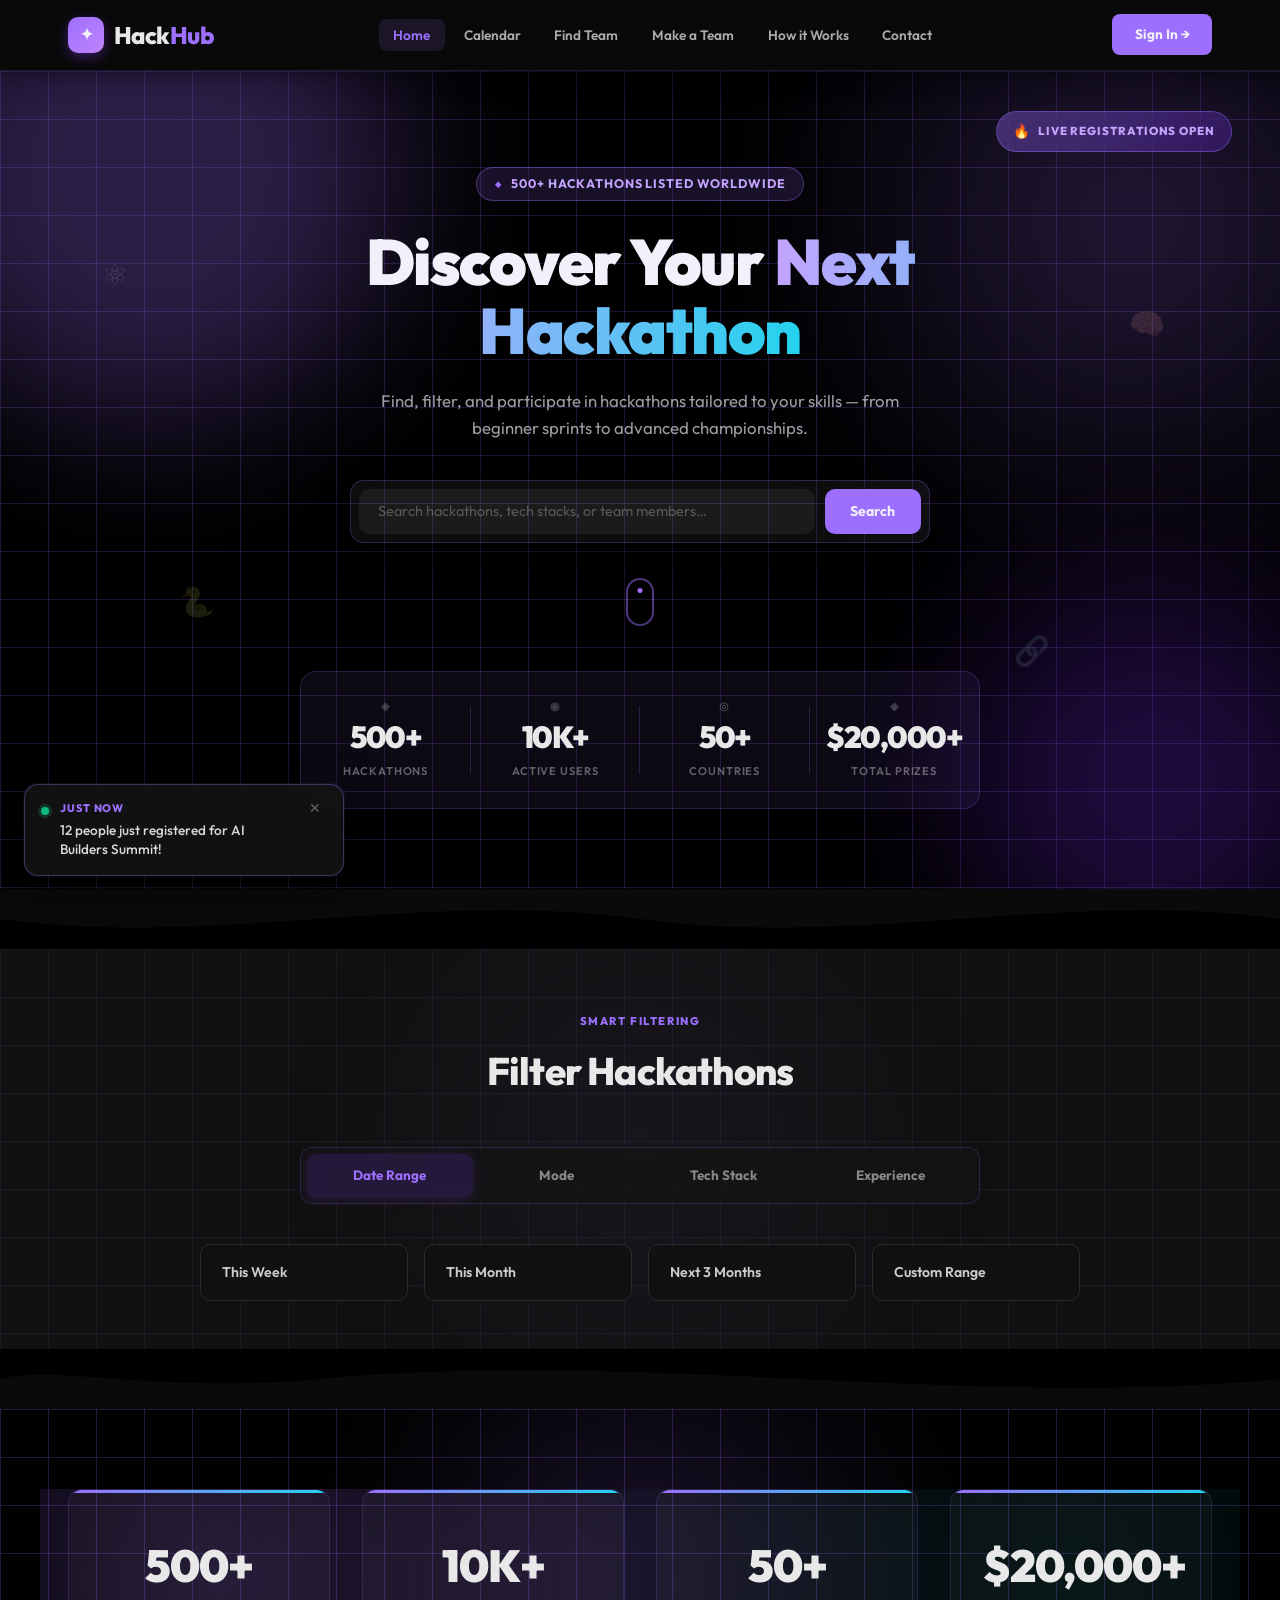
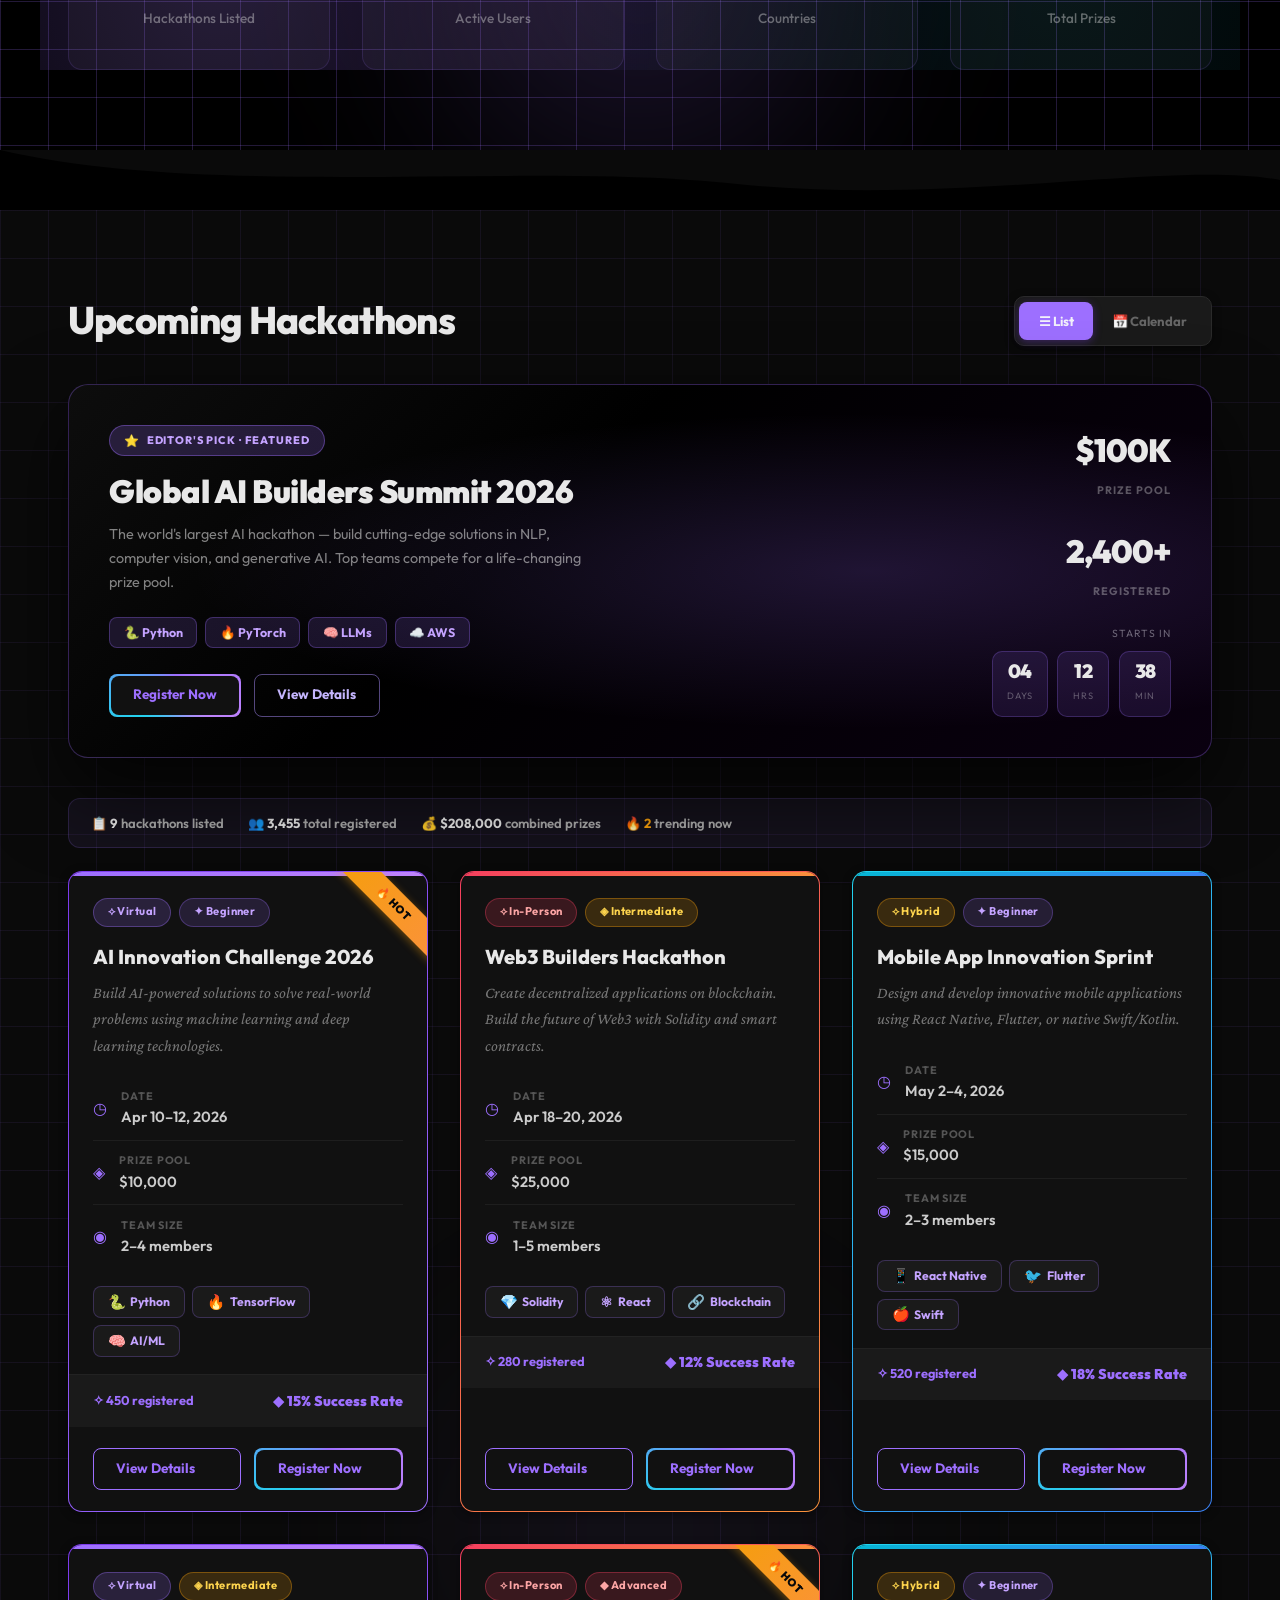
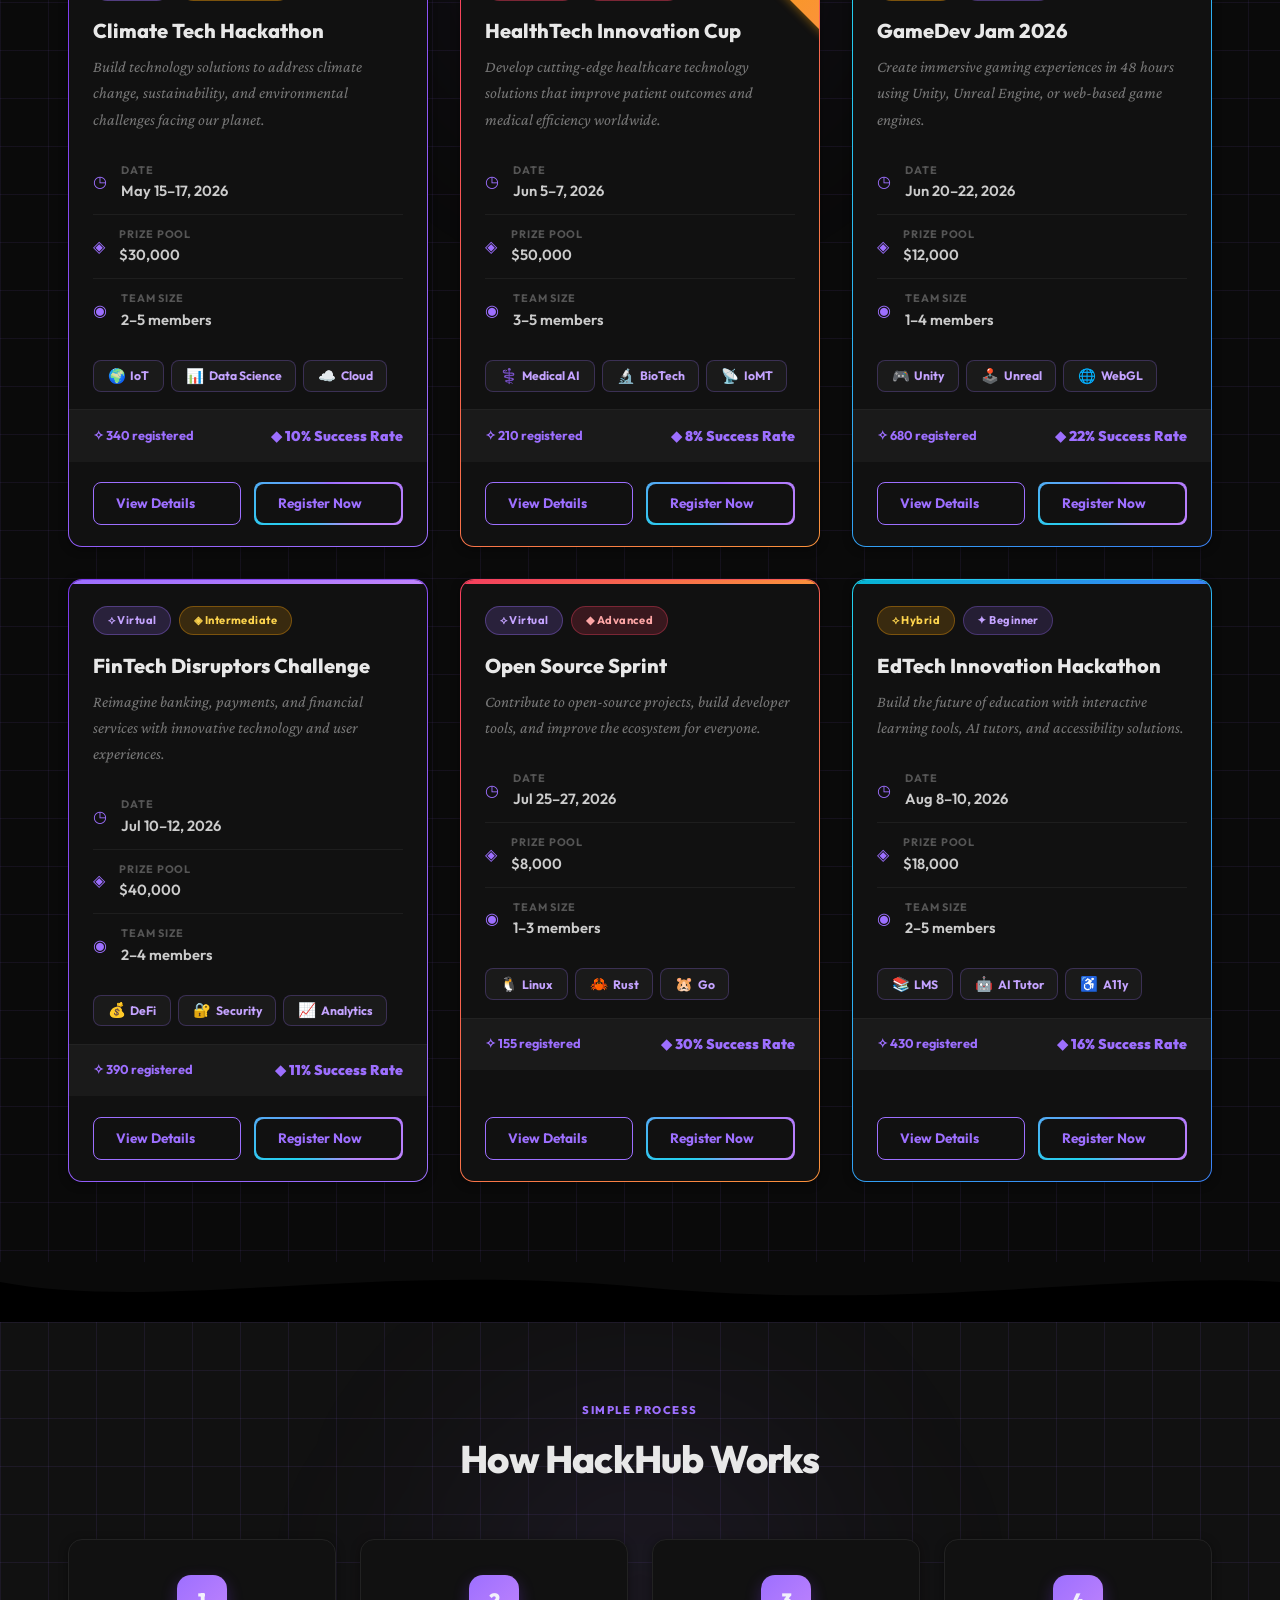
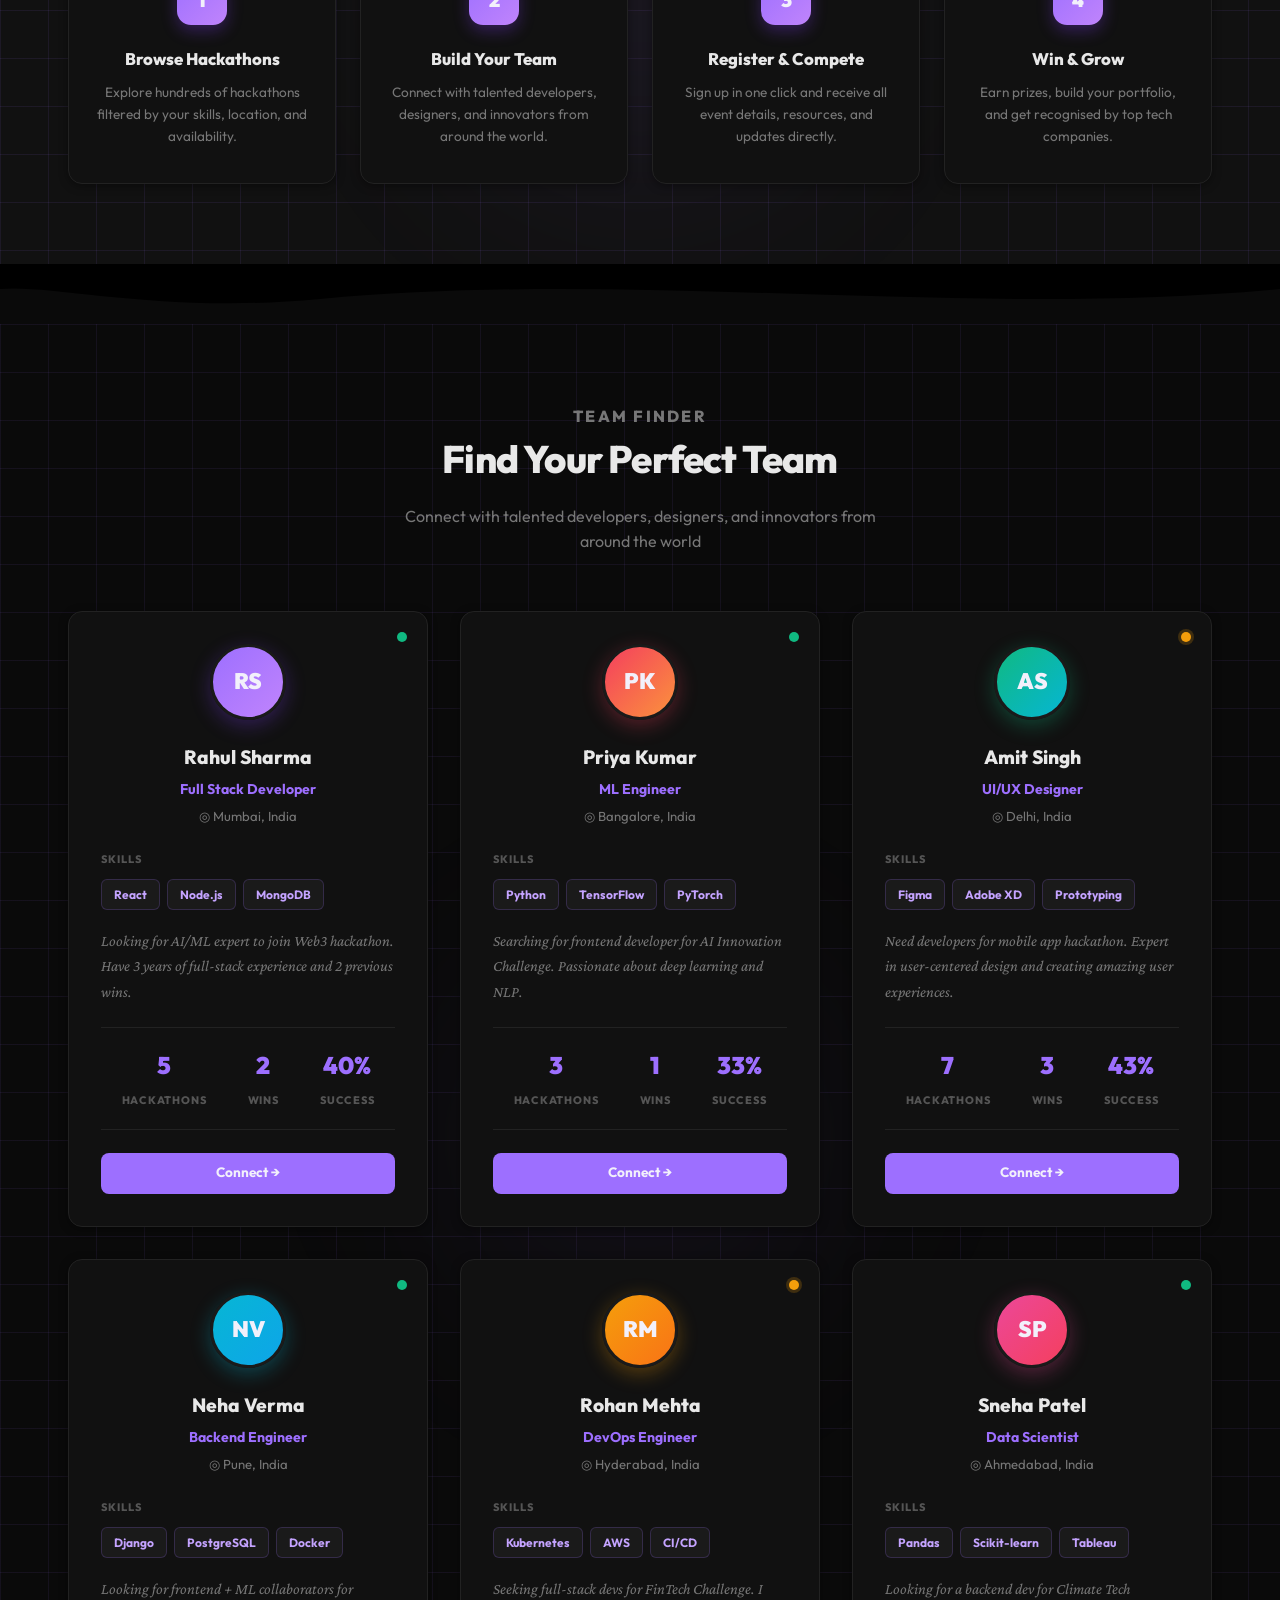
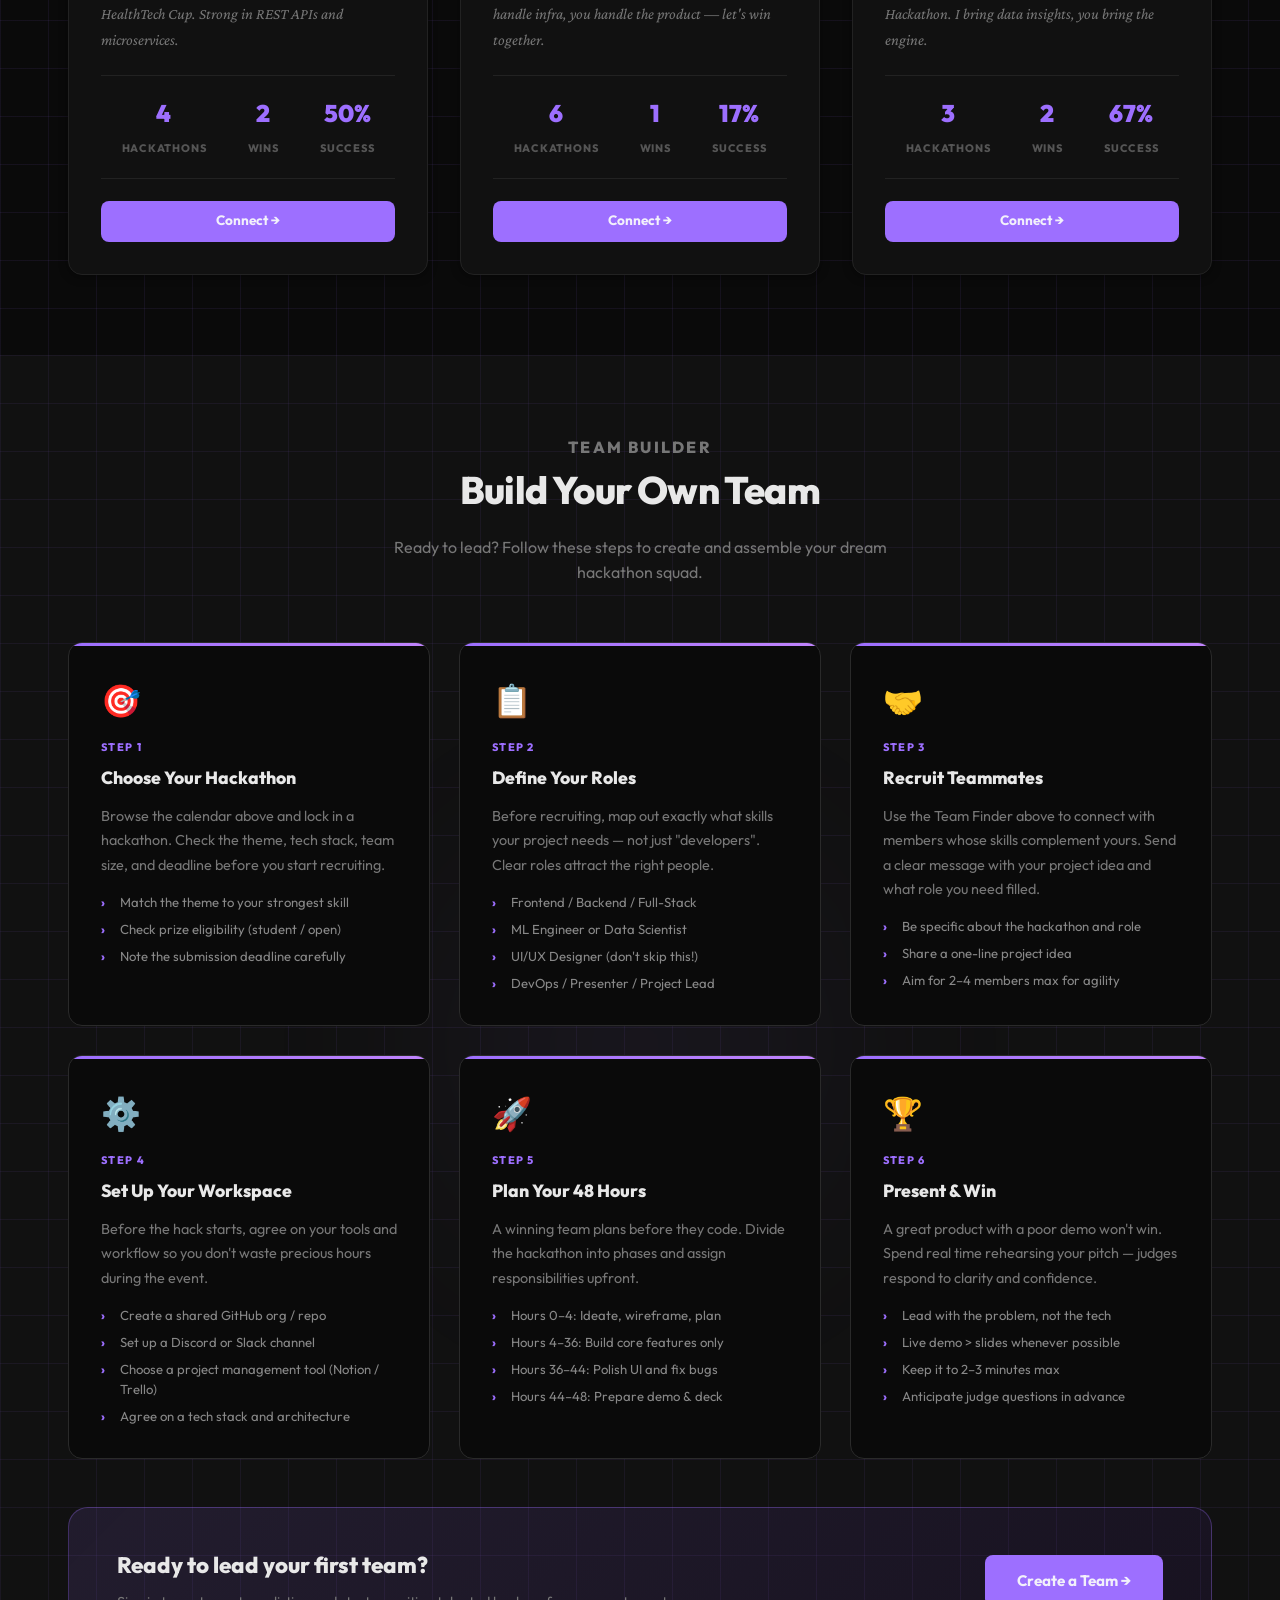
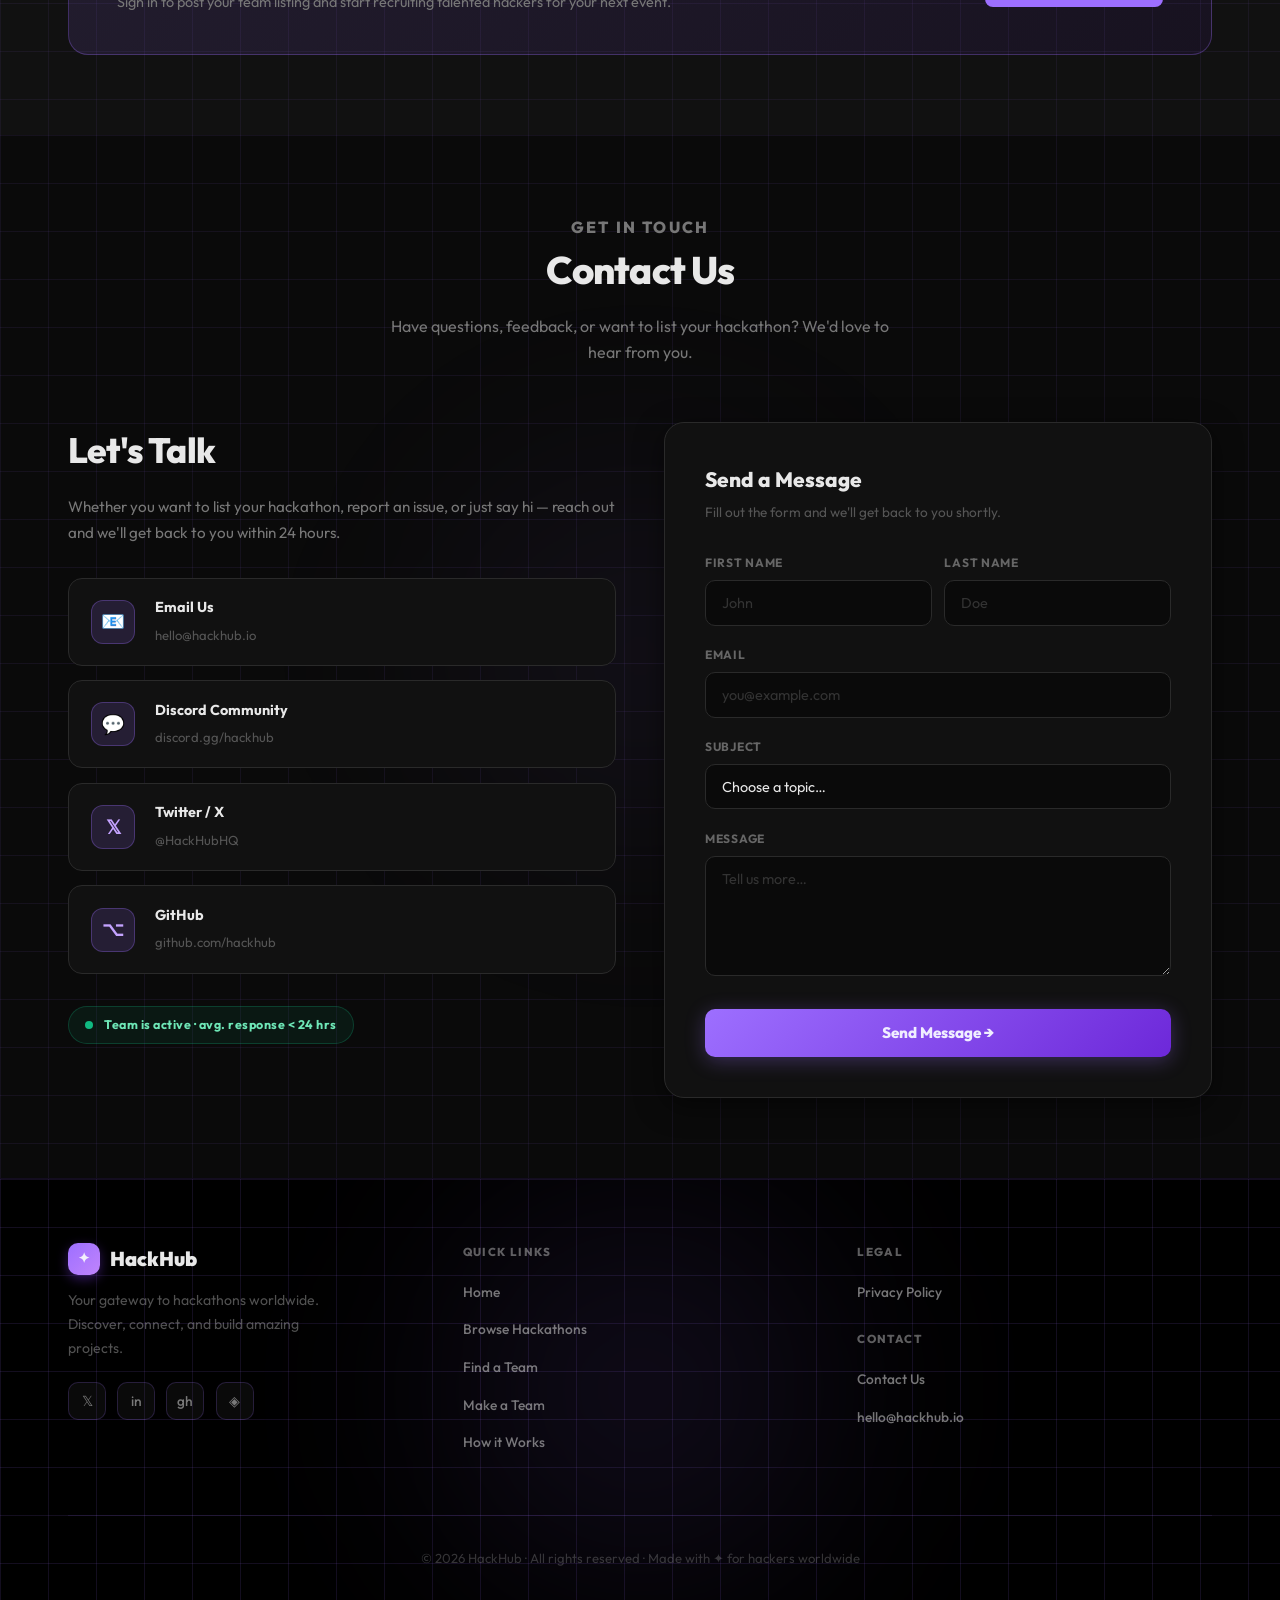
<file: hackhub.html>
<!DOCTYPE html>
<html lang="en">

<head>
  <meta charset="UTF-8">
  <meta name="viewport" content="width=device-width, initial-scale=1.0">
  <title>HackHub — Discover Your Next Hackathon</title>

  <!-- Google Fonts -->
  <link rel="preconnect" href="https://fonts.googleapis.com">
  <link href="https://fonts.googleapis.com/css2?family=Outfit:wght@300;400;500;600;700;800;900&family=Crimson+Pro:ital,wght@0,400;0,600;1,400&display=swap" rel="stylesheet">

  <!-- External stylesheet — no JS used anywhere in this project -->
  <link rel="stylesheet" href="hackhubcss.css">
</head>

<body>

  <!-- Hidden checkbox for CSS-only mobile nav toggle -->
  <input type="checkbox" id="nav-toggle">

  <!-- ══════════════════════════════════════════
       NAVIGATION
  ══════════════════════════════════════════ -->
  <nav class="navbar" role="navigation" aria-label="Main navigation">
    <div class="nav-container">

      <!-- Logo -->
      <a href="#home" class="logo" aria-label="HackHub home">
        <div class="logo-icon" aria-hidden="true">✦</div>
        <span class="logo-text">Hack<span>Hub</span></span>
      </a>

      <!-- Desktop nav links -->
      <ul class="nav-menu">
        <li><a href="#home">Home</a></li>
        <li><a href="#calendar">Calendar</a></li>
        <li><a href="#find-team">Find Team</a></li>
        <li><a href="#make-team">Make a Team</a></li>
        <li><a href="#how-it-works">How it Works</a></li>
        <li><a href="#contact">Contact</a></li>
      </ul>

      <!-- Sign-in CTA — opens auth modal via CSS :target -->
      <a href="#modal-auth" class="btn-primary nav-signin">Sign In →</a>

      <!-- Hamburger toggle label (pure CSS) -->
      <label for="nav-toggle" class="hamburger-label" aria-label="Toggle mobile menu">
        <span></span>
        <span></span>
        <span></span>
      </label>

    </div>
  </nav>

  <!-- Mobile slide-down menu -->
  <div class="mobile-menu" role="navigation" aria-label="Mobile navigation">
    <a href="#home">Home</a>
    <a href="#calendar">Calendar</a>
    <a href="#find-team">Find Team</a>
    <a href="#make-team">Make a Team</a>
    <a href="#how-it-works">How it Works</a>
    <a href="#contact">Contact</a>
    <a href="#modal-auth" class="btn-primary" style="margin-top:.5rem;justify-content:center;">Sign In →</a>
  </div>

  <!-- ══════════════════════════════════════════
       HERO
  ══════════════════════════════════════════ -->
  <section id="home" class="hero" aria-label="Hero">

    <div class="hero-blob blob1" aria-hidden="true"></div>
    <div class="hero-blob blob2" aria-hidden="true"></div>

    <div class="hero-particles" aria-hidden="true">
      <div class="particle"></div>
      <div class="particle"></div>
      <div class="particle"></div>
      <div class="particle"></div>
      <div class="particle"></div>
      <div class="particle"></div>
    </div>

    <div class="floating-icons" aria-hidden="true">
      <span style="top:22%;left:8%">⚛</span>
      <span style="top:62%;left:14%">🐍</span>
      <span style="top:28%;right:9%">🧠</span>
      <span style="top:68%;right:18%">🔗</span>
    </div>

    <div class="hero-badge" aria-hidden="true">Live Registrations Open</div>

    <div class="hero-content">
      <div class="hero-eyebrow">500+ Hackathons Listed Worldwide</div>
      <h1>Discover Your <span class="highlight">Next Hackathon</span></h1>
      <p>Find, filter, and participate in hackathons tailored to your skills — from beginner sprints to advanced championships.</p>

      <!--
        SEARCH BAR: Uses <datalist> for CSS-native suggestions.
        Searching by name/tech/team member — no JS required.
      -->
      <form class="search-bar" action="#calendar" method="get" role="search">
        <input
          type="text"
          name="search"
          list="search-suggestions"
          placeholder="Search hackathons, tech stacks, or team members…"
          aria-label="Search hackathons, tech stacks, or team members"
          autocomplete="off">
        <!-- Datalist provides browser-native dropdown suggestions without JS -->
        <datalist id="search-suggestions">
          <!-- Hackathon names -->
          <option value="Global AI Builders Summit 2026">
          <option value="AI Innovation Challenge 2026">
          <option value="Web3 Builders Hackathon">
          <option value="Mobile App Innovation Sprint">
          <option value="Climate Tech Hackathon">
          <option value="HealthTech Innovation Cup">
          <option value="GameDev Jam 2026">
          <option value="FinTech Disruptors Challenge">
          <option value="Open Source Sprint">
          <option value="EdTech Innovation Hackathon">
          <option value="Cybersecurity Defend-a-Thon">
          <option value="Smart Cities Hack">
          <!-- Tech stacks -->
          <option value="Python">
          <option value="TensorFlow">
          <option value="PyTorch">
          <option value="React">
          <option value="Node.js">
          <option value="MongoDB">
          <option value="Solidity">
          <option value="Blockchain">
          <option value="React Native">
          <option value="Flutter">
          <option value="Unity">
          <option value="Unreal Engine">
          <!-- Team members -->
          <option value="Rahul Sharma — Full Stack Developer">
          <option value="Priya Kumar — ML Engineer">
          <option value="Amit Singh — UI/UX Designer">
          <option value="Neha Verma — Backend Engineer">
          <option value="Rohan Mehta — DevOps Engineer">
          <option value="Sneha Patel — Data Scientist">
        </datalist>
        <button type="submit" class="btn-search">Search</button>
      </form>

      <div class="scroll-indicator" aria-hidden="true"></div>

      <!-- Platform stats bar -->
      <div class="hero-stats" aria-label="Platform statistics">
        <div class="hero-stat">
          <span class="hero-stat-icon" aria-hidden="true">◈</span>
          <strong>500+</strong>
          <span>Hackathons</span>
        </div>
        <div class="hero-stat">
          <span class="hero-stat-icon" aria-hidden="true">◉</span>
          <strong>10K+</strong>
          <span>Active Users</span>
        </div>
        <div class="hero-stat">
          <span class="hero-stat-icon" aria-hidden="true">◎</span>
          <strong>50+</strong>
          <span>Countries</span>
        </div>
        <div class="hero-stat">
          <span class="hero-stat-icon" aria-hidden="true">◆</span>
          <strong class="counted">$20,000+</strong>
          <span>Total Prizes</span>
        </div>
      </div>
    </div>

  </section>

  <!-- Wave divider -->
  <div class="wave-divider" aria-hidden="true">
    <svg viewBox="0 0 1200 60" preserveAspectRatio="none" xmlns="http://www.w3.org/2000/svg">
      <path d="M0,30 C200,60 400,0 600,30 C800,60 1000,0 1200,30 L1200,60 L0,60 Z" class="wave-to-surface"/>
    </svg>
  </div>

  <!-- ══════════════════════════════════════════
       FILTERS
  ══════════════════════════════════════════ -->
  <section class="filters grid-bg fade-in" aria-label="Filter hackathons">
    <div class="container">

      <p class="section-label">Smart Filtering</p>
      <h2>Filter Hackathons</h2>

    
      <div class="filter-tabs">
        <input type="radio" name="filter-tab" id="tab1" checked>
        <input type="radio" name="filter-tab" id="tab2">
        <input type="radio" name="filter-tab" id="tab3">
        <input type="radio" name="filter-tab" id="tab4">

        <div class="tab-labels" role="tablist">
          <label for="tab1" role="tab">Date Range</label>
          <label for="tab2" role="tab">Mode</label>
          <label for="tab3" role="tab">Tech Stack</label>
          <label for="tab4" role="tab">Experience</label>
        </div>

        <div class="tab-content">

          <!-- Date Range panel -->
          <div class="tab-panel" role="tabpanel">
            <div class="filter-options">
              <label class="filter-option"><input type="radio" name="date" value="week"><span>This Week</span></label>
              <label class="filter-option"><input type="radio" name="date" value="month"><span>This Month</span></label>
              <label class="filter-option"><input type="radio" name="date" value="3months"><span>Next 3 Months</span></label>
              <label class="filter-option"><input type="radio" name="date" value="custom"><span>Custom Range</span></label>
            </div>
          </div>

          <!-- Mode panel -->
          <div class="tab-panel" role="tabpanel">
            <div class="filter-options">
              <label class="filter-option"><input type="radio" name="mode" value="virtual"><span>Virtual</span></label>
              <label class="filter-option"><input type="radio" name="mode" value="inperson"><span>In-Person</span></label>
              <label class="filter-option"><input type="radio" name="mode" value="hybrid"><span>Hybrid</span></label>
            </div>
          </div>

          <!-- Tech Stack panel -->
          <div class="tab-panel" role="tabpanel">
            <div class="filter-options">
              <label class="filter-option"><input type="checkbox" name="tech" value="web"><span>Web Dev</span></label>
              <label class="filter-option"><input type="checkbox" name="tech" value="ai"><span>AI / ML</span></label>
              <label class="filter-option"><input type="checkbox" name="tech" value="blockchain"><span>Blockchain</span></label>
              <label class="filter-option"><input type="checkbox" name="tech" value="mobile"><span>Mobile Apps</span></label>
              <label class="filter-option"><input type="checkbox" name="tech" value="iot"><span>IoT</span></label>
            </div>
          </div>

          <!-- Experience panel -->
          <div class="tab-panel" role="tabpanel">
            <div class="filter-options">
              <label class="filter-option"><input type="radio" name="level" value="beginner"><span>Beginner</span></label>
              <label class="filter-option"><input type="radio" name="level" value="intermediate"><span>Intermediate</span></label>
              <label class="filter-option"><input type="radio" name="level" value="advanced"><span>Advanced</span></label>
            </div>
          </div>

        </div>
      </div>

    </div>
  </section>

  <!-- Wave divider -->
  <div class="wave-divider wave-down" style="background:var(--surface);" aria-hidden="true">
    <svg viewBox="0 0 1200 60" preserveAspectRatio="none" xmlns="http://www.w3.org/2000/svg">
      <path d="M0,30 C300,0 600,60 900,30 C1050,15 1150,45 1200,30 L1200,60 L0,60 Z" class="wave-to-navy"/>
    </svg>
  </div>

  <!-- ══════════════════════════════════════════
       STATS
  ══════════════════════════════════════════ -->
  <section class="stats-section grid-bg fade-in" aria-label="Platform statistics">
    <div class="container">
      <div class="stats-glow" aria-hidden="true"></div>
      <div class="stats-grid">
        <div class="stat-card"><div class="stat-number">500+</div><div class="stat-label">Hackathons Listed</div></div>
        <div class="stat-card"><div class="stat-number">10K+</div><div class="stat-label">Active Users</div></div>
        <div class="stat-card"><div class="stat-number">50+</div><div class="stat-label">Countries</div></div>
        <div class="stat-card"><div class="stat-number">$20,000+</div><div class="stat-label">Total Prizes</div></div>
      </div>
    </div>
  </section>

  <!-- Wave divider -->
  <div class="wave-divider" style="background:var(--navy);" aria-hidden="true">
    <svg viewBox="0 0 1200 60" preserveAspectRatio="none" xmlns="http://www.w3.org/2000/svg">
      <path d="M0,0 C200,50 500,10 700,35 C900,55 1100,10 1200,30 L1200,60 L0,60 Z" class="wave-to-bg"/>
    </svg>
  </div>

  <!-- ══════════════════════════════════════════
       HACKATHONS / CALENDAR
       Note: The "Calendar" view toggle is a pure CSS
       layout switch — list vs visual calendar grid.
  ══════════════════════════════════════════ -->
  <section id="calendar" class="calendar-section grid-bg" aria-label="Upcoming hackathons">
    <div class="container">

      <div class="section-header fade-in">
        <h2>Upcoming Hackathons</h2>
        <!-- Pure CSS view toggle: radio inputs control which layout is shown -->
        <div class="view-toggle" role="group" aria-label="View toggle">
          <input type="radio" name="view" id="list-view" checked>
          <input type="radio" name="view" id="calendar-view">
          <label for="list-view">☰ List</label>
          <label for="calendar-view">📅 Calendar</label>
        </div>
      </div>

      <!-- ─── LIST VIEW CONTENT ─── -->
      <div class="list-view-content">

        <!-- Featured card -->
        <article class="featured-card fade-in" aria-label="Featured hackathon">
          <div class="featured-left">
            <span class="featured-tag">Editor's Pick · Featured</span>
            <h2>Global AI Builders Summit 2026</h2>
            <p>The world's largest AI hackathon — build cutting-edge solutions in NLP, computer vision, and generative AI. Top teams compete for a life-changing prize pool.</p>
            <div class="feat-tech">
              <span class="feat-tech-icon">🐍 Python</span>
              <span class="feat-tech-icon">🔥 PyTorch</span>
              <span class="feat-tech-icon">🧠 LLMs</span>
              <span class="feat-tech-icon">☁️ AWS</span>
            </div>
            <div class="featured-actions">
              <a href="#modal-auth" class="btn-register">Register Now</a>
              <a href="#calendar" class="btn-secondary" style="border-color:rgba(167,139,250,0.5);color:#c4b5fd;">View Details</a>
            </div>
          </div>
          <div class="featured-right">
            <div class="featured-prize"><strong>$100K</strong><span>Prize Pool</span></div>
            <div class="featured-stat"><strong>2,400+</strong><span>Registered</span></div>
            <div>
              <div style="font-size:.65rem;color:rgba(242,240,251,0.4);text-transform:uppercase;letter-spacing:.1em;margin-bottom:.5rem;text-align:right;">Starts in</div>
              <div class="featured-countdown" aria-label="Time remaining">
                <div class="cd-block"><strong>04</strong><span>Days</span></div>
                <div class="cd-block"><strong>12</strong><span>Hrs</span></div>
                <div class="cd-block"><strong>38</strong><span>Min</span></div>
              </div>
            </div>
          </div>
        </article>

        <!-- Hackathon cards grid -->
        <div class="hackathon-grid">

          <!-- Card 1 -->
          <article class="hackathon-card fade-in" aria-label="AI Innovation Challenge 2026">
            <div class="card-ribbon" aria-hidden="true">🔥 Hot</div>
            <div class="card-header">
              <span class="badge badge-virtual">⟡ Virtual</span>
              <span class="badge badge-beginner">✦ Beginner</span>
            </div>
            <h3>AI Innovation Challenge 2026</h3>
            <p class="card-description">Build AI-powered solutions to solve real-world problems using machine learning and deep learning technologies.</p>
            <div class="card-info">
              <div class="info-item"><span class="icon" aria-hidden="true">◷</span><div><strong>Date</strong><p>Apr 10–12, 2026</p></div></div>
              <div class="info-item"><span class="icon" aria-hidden="true">◈</span><div><strong>Prize Pool</strong><p>$10,000</p></div></div>
              <div class="info-item"><span class="icon" aria-hidden="true">◉</span><div><strong>Team Size</strong><p>2–4 members</p></div></div>
            </div>
            <div class="tech-tags">
              <span class="tech-tag"><span class="t-icon">🐍</span>Python</span>
              <span class="tech-tag"><span class="t-icon">🔥</span>TensorFlow</span>
              <span class="tech-tag"><span class="t-icon">🧠</span>AI/ML</span>
            </div>
            <div class="card-stats">
              <span>✧ 450 registered</span>
              <span class="success-rate">◆ 15% Success Rate</span>
            </div>
            <div class="card-actions">
              <a href="#calendar" class="btn-secondary">View Details</a>
              <a href="#modal-auth" class="btn-register">Register Now</a>
            </div>
          </article>

          <!-- Card 2 -->
          <article class="hackathon-card fade-in" aria-label="Web3 Builders Hackathon">
            <div class="card-header">
              <span class="badge badge-inperson">⟡ In-Person</span>
              <span class="badge badge-intermediate">◈ Intermediate</span>
            </div>
            <h3>Web3 Builders Hackathon</h3>
            <p class="card-description">Create decentralized applications on blockchain. Build the future of Web3 with Solidity and smart contracts.</p>
            <div class="card-info">
              <div class="info-item"><span class="icon" aria-hidden="true">◷</span><div><strong>Date</strong><p>Apr 18–20, 2026</p></div></div>
              <div class="info-item"><span class="icon" aria-hidden="true">◈</span><div><strong>Prize Pool</strong><p>$25,000</p></div></div>
              <div class="info-item"><span class="icon" aria-hidden="true">◉</span><div><strong>Team Size</strong><p>1–5 members</p></div></div>
            </div>
            <div class="tech-tags">
              <span class="tech-tag"><span class="t-icon">💎</span>Solidity</span>
              <span class="tech-tag"><span class="t-icon">⚛</span>React</span>
              <span class="tech-tag"><span class="t-icon">🔗</span>Blockchain</span>
            </div>
            <div class="card-stats">
              <span>✧ 280 registered</span>
              <span class="success-rate">◆ 12% Success Rate</span>
            </div>
            <div class="card-actions">
              <a href="#calendar" class="btn-secondary">View Details</a>
              <a href="#modal-auth" class="btn-register">Register Now</a>
            </div>
          </article>

          <!-- Card 3 -->
          <article class="hackathon-card fade-in" aria-label="Mobile App Innovation Sprint">
            <div class="card-header">
              <span class="badge badge-hybrid">⟡ Hybrid</span>
              <span class="badge badge-beginner">✦ Beginner</span>
            </div>
            <h3>Mobile App Innovation Sprint</h3>
            <p class="card-description">Design and develop innovative mobile applications using React Native, Flutter, or native Swift/Kotlin.</p>
            <div class="card-info">
              <div class="info-item"><span class="icon" aria-hidden="true">◷</span><div><strong>Date</strong><p>May 2–4, 2026</p></div></div>
              <div class="info-item"><span class="icon" aria-hidden="true">◈</span><div><strong>Prize Pool</strong><p>$15,000</p></div></div>
              <div class="info-item"><span class="icon" aria-hidden="true">◉</span><div><strong>Team Size</strong><p>2–3 members</p></div></div>
            </div>
            <div class="tech-tags">
              <span class="tech-tag"><span class="t-icon">📱</span>React Native</span>
              <span class="tech-tag"><span class="t-icon">🐦</span>Flutter</span>
              <span class="tech-tag"><span class="t-icon">🍎</span>Swift</span>
            </div>
            <div class="card-stats">
              <span>✧ 520 registered</span>
              <span class="success-rate">◆ 18% Success Rate</span>
            </div>
            <div class="card-actions">
              <a href="#calendar" class="btn-secondary">View Details</a>
              <a href="#modal-auth" class="btn-register">Register Now</a>
            </div>
          </article>

          <!-- Card 4 -->
          <article class="hackathon-card fade-in" aria-label="Climate Tech Hackathon">
            <div class="card-header">
              <span class="badge badge-virtual">⟡ Virtual</span>
              <span class="badge badge-intermediate">◈ Intermediate</span>
            </div>
            <h3>Climate Tech Hackathon</h3>
            <p class="card-description">Build technology solutions to address climate change, sustainability, and environmental challenges facing our planet.</p>
            <div class="card-info">
              <div class="info-item"><span class="icon" aria-hidden="true">◷</span><div><strong>Date</strong><p>May 15–17, 2026</p></div></div>
              <div class="info-item"><span class="icon" aria-hidden="true">◈</span><div><strong>Prize Pool</strong><p>$30,000</p></div></div>
              <div class="info-item"><span class="icon" aria-hidden="true">◉</span><div><strong>Team Size</strong><p>2–5 members</p></div></div>
            </div>
            <div class="tech-tags">
              <span class="tech-tag"><span class="t-icon">🌍</span>IoT</span>
              <span class="tech-tag"><span class="t-icon">📊</span>Data Science</span>
              <span class="tech-tag"><span class="t-icon">☁️</span>Cloud</span>
            </div>
            <div class="card-stats">
              <span>✧ 340 registered</span>
              <span class="success-rate">◆ 10% Success Rate</span>
            </div>
            <div class="card-actions">
              <a href="#calendar" class="btn-secondary">View Details</a>
              <a href="#modal-auth" class="btn-register">Register Now</a>
            </div>
          </article>

          <!-- Card 5 -->
          <article class="hackathon-card fade-in" aria-label="HealthTech Innovation Cup">
            <div class="card-ribbon" aria-hidden="true">🔥 Hot</div>
            <div class="card-header">
              <span class="badge badge-inperson">⟡ In-Person</span>
              <span class="badge badge-advanced">◆ Advanced</span>
            </div>
            <h3>HealthTech Innovation Cup</h3>
            <p class="card-description">Develop cutting-edge healthcare technology solutions that improve patient outcomes and medical efficiency worldwide.</p>
            <div class="card-info">
              <div class="info-item"><span class="icon" aria-hidden="true">◷</span><div><strong>Date</strong><p>Jun 5–7, 2026</p></div></div>
              <div class="info-item"><span class="icon" aria-hidden="true">◈</span><div><strong>Prize Pool</strong><p>$50,000</p></div></div>
              <div class="info-item"><span class="icon" aria-hidden="true">◉</span><div><strong>Team Size</strong><p>3–5 members</p></div></div>
            </div>
            <div class="tech-tags">
              <span class="tech-tag"><span class="t-icon">⚕️</span>Medical AI</span>
              <span class="tech-tag"><span class="t-icon">🔬</span>BioTech</span>
              <span class="tech-tag"><span class="t-icon">📡</span>IoMT</span>
            </div>
            <div class="card-stats">
              <span>✧ 210 registered</span>
              <span class="success-rate">◆ 8% Success Rate</span>
            </div>
            <div class="card-actions">
              <a href="#calendar" class="btn-secondary">View Details</a>
              <a href="#modal-auth" class="btn-register">Register Now</a>
            </div>
          </article>

          <!-- Card 6 -->
          <article class="hackathon-card fade-in" aria-label="GameDev Jam 2026">
            <div class="card-header">
              <span class="badge badge-hybrid">⟡ Hybrid</span>
              <span class="badge badge-beginner">✦ Beginner</span>
            </div>
            <h3>GameDev Jam 2026</h3>
            <p class="card-description">Create immersive gaming experiences in 48 hours using Unity, Unreal Engine, or web-based game engines.</p>
            <div class="card-info">
              <div class="info-item"><span class="icon" aria-hidden="true">◷</span><div><strong>Date</strong><p>Jun 20–22, 2026</p></div></div>
              <div class="info-item"><span class="icon" aria-hidden="true">◈</span><div><strong>Prize Pool</strong><p>$12,000</p></div></div>
              <div class="info-item"><span class="icon" aria-hidden="true">◉</span><div><strong>Team Size</strong><p>1–4 members</p></div></div>
            </div>
            <div class="tech-tags">
              <span class="tech-tag"><span class="t-icon">🎮</span>Unity</span>
              <span class="tech-tag"><span class="t-icon">🕹️</span>Unreal</span>
              <span class="tech-tag"><span class="t-icon">🌐</span>WebGL</span>
            </div>
            <div class="card-stats">
              <span>✧ 680 registered</span>
              <span class="success-rate">◆ 22% Success Rate</span>
            </div>
            <div class="card-actions">
              <a href="#calendar" class="btn-secondary">View Details</a>
              <a href="#modal-auth" class="btn-register">Register Now</a>
            </div>
          </article>

          <!-- Card 7 -->
          <article class="hackathon-card fade-in" aria-label="FinTech Disruptors Challenge">
            <div class="card-header">
              <span class="badge badge-virtual">⟡ Virtual</span>
              <span class="badge badge-intermediate">◈ Intermediate</span>
            </div>
            <h3>FinTech Disruptors Challenge</h3>
            <p class="card-description">Reimagine banking, payments, and financial services with innovative technology and user experiences.</p>
            <div class="card-info">
              <div class="info-item"><span class="icon" aria-hidden="true">◷</span><div><strong>Date</strong><p>Jul 10–12, 2026</p></div></div>
              <div class="info-item"><span class="icon" aria-hidden="true">◈</span><div><strong>Prize Pool</strong><p>$40,000</p></div></div>
              <div class="info-item"><span class="icon" aria-hidden="true">◉</span><div><strong>Team Size</strong><p>2–4 members</p></div></div>
            </div>
            <div class="tech-tags">
              <span class="tech-tag"><span class="t-icon">💰</span>DeFi</span>
              <span class="tech-tag"><span class="t-icon">🔐</span>Security</span>
              <span class="tech-tag"><span class="t-icon">📈</span>Analytics</span>
            </div>
            <div class="card-stats">
              <span>✧ 390 registered</span>
              <span class="success-rate">◆ 11% Success Rate</span>
            </div>
            <div class="card-actions">
              <a href="#calendar" class="btn-secondary">View Details</a>
              <a href="#modal-auth" class="btn-register">Register Now</a>
            </div>
          </article>

          <!-- Card 8 -->
          <article class="hackathon-card fade-in" aria-label="Open Source Sprint">
            <div class="card-header">
              <span class="badge badge-virtual">⟡ Virtual</span>
              <span class="badge badge-advanced">◆ Advanced</span>
            </div>
            <h3>Open Source Sprint</h3>
            <p class="card-description">Contribute to open-source projects, build developer tools, and improve the ecosystem for everyone.</p>
            <div class="card-info">
              <div class="info-item"><span class="icon" aria-hidden="true">◷</span><div><strong>Date</strong><p>Jul 25–27, 2026</p></div></div>
              <div class="info-item"><span class="icon" aria-hidden="true">◈</span><div><strong>Prize Pool</strong><p>$8,000</p></div></div>
              <div class="info-item"><span class="icon" aria-hidden="true">◉</span><div><strong>Team Size</strong><p>1–3 members</p></div></div>
            </div>
            <div class="tech-tags">
              <span class="tech-tag"><span class="t-icon">🐧</span>Linux</span>
              <span class="tech-tag"><span class="t-icon">🦀</span>Rust</span>
              <span class="tech-tag"><span class="t-icon">🐹</span>Go</span>
            </div>
            <div class="card-stats">
              <span>✧ 155 registered</span>
              <span class="success-rate">◆ 30% Success Rate</span>
            </div>
            <div class="card-actions">
              <a href="#calendar" class="btn-secondary">View Details</a>
              <a href="#modal-auth" class="btn-register">Register Now</a>
            </div>
          </article>

          <!-- Card 9 -->
          <article class="hackathon-card fade-in" aria-label="EdTech Innovation Hackathon">
            <div class="card-header">
              <span class="badge badge-hybrid">⟡ Hybrid</span>
              <span class="badge badge-beginner">✦ Beginner</span>
            </div>
            <h3>EdTech Innovation Hackathon</h3>
            <p class="card-description">Build the future of education with interactive learning tools, AI tutors, and accessibility solutions.</p>
            <div class="card-info">
              <div class="info-item"><span class="icon" aria-hidden="true">◷</span><div><strong>Date</strong><p>Aug 8–10, 2026</p></div></div>
              <div class="info-item"><span class="icon" aria-hidden="true">◈</span><div><strong>Prize Pool</strong><p>$18,000</p></div></div>
              <div class="info-item"><span class="icon" aria-hidden="true">◉</span><div><strong>Team Size</strong><p>2–5 members</p></div></div>
            </div>
            <div class="tech-tags">
              <span class="tech-tag"><span class="t-icon">📚</span>LMS</span>
              <span class="tech-tag"><span class="t-icon">🤖</span>AI Tutor</span>
              <span class="tech-tag"><span class="t-icon">♿</span>A11y</span>
            </div>
            <div class="card-stats">
              <span>✧ 430 registered</span>
              <span class="success-rate">◆ 16% Success Rate</span>
            </div>
            <div class="card-actions">
              <a href="#calendar" class="btn-secondary">View Details</a>
              <a href="#modal-auth" class="btn-register">Register Now</a>
            </div>
          </article>

        </div><!-- /.hackathon-grid -->
      </div><!-- /.list-view-content -->

      <!-- ─── CALENDAR VIEW CONTENT ─── -->
      <!--
        Pure CSS calendar: shown/hidden via the radio toggle above.
        Uses a CSS Grid to display April 2026.
      -->
      <div class="cal-view-content">
        <div class="cal-header">
          <div class="cal-month-nav">
            <a href="#calendar" class="cal-nav-btn" aria-label="Previous month">‹</a>
            <h3 class="cal-month-title">April 2026</h3>
            <a href="#calendar" class="cal-nav-btn" aria-label="Next month">›</a>
          </div>
          <div class="cal-legend">
            <span class="cal-dot cal-dot-virtual"></span> Virtual
            <span class="cal-dot cal-dot-inperson"></span> In-Person
            <span class="cal-dot cal-dot-hybrid"></span> Hybrid
          </div>
        </div>

        <!-- Day-of-week headers -->
        <div class="cal-grid" aria-label="April 2026 calendar">
          <div class="cal-day-name">Sun</div>
          <div class="cal-day-name">Mon</div>
          <div class="cal-day-name">Tue</div>
          <div class="cal-day-name">Wed</div>
          <div class="cal-day-name">Thu</div>
          <div class="cal-day-name">Fri</div>
          <div class="cal-day-name">Sat</div>

          <!-- Week 1 (April starts on Wed) -->
          <div class="cal-cell cal-empty"></div>
          <div class="cal-cell cal-empty"></div>
          <div class="cal-cell cal-empty"></div>
          <div class="cal-cell"><span class="cal-date">1</span></div>
          <div class="cal-cell"><span class="cal-date">2</span></div>
          <div class="cal-cell"><span class="cal-date">3</span></div>
          <div class="cal-cell"><span class="cal-date">4</span></div>

          <!-- Week 2 -->
          <div class="cal-cell"><span class="cal-date">5</span></div>
          <div class="cal-cell"><span class="cal-date">6</span></div>
          <div class="cal-cell"><span class="cal-date">7</span></div>
          <div class="cal-cell"><span class="cal-date">8</span></div>
          <div class="cal-cell"><span class="cal-date">9</span></div>
          <!-- Apr 10: AI Innovation Challenge starts -->
          <div class="cal-cell cal-has-event">
            <span class="cal-date">10</span>
            <a href="#modal-auth" class="cal-event cal-event-virtual" title="AI Innovation Challenge 2026 (Apr 10–12)">AI Innovation</a>
          </div>
          <div class="cal-cell cal-event-cont cal-event-virtual-cont">
            <span class="cal-date">11</span>
            <span class="cal-event-bar cal-event-virtual" aria-hidden="true"></span>
          </div>

          <!-- Week 3 -->
          <div class="cal-cell cal-event-cont cal-event-virtual-cont">
            <span class="cal-date">12</span>
            <span class="cal-event-bar cal-event-virtual" aria-hidden="true"></span>
          </div>
          <div class="cal-cell"><span class="cal-date">13</span></div>
          <div class="cal-cell"><span class="cal-date">14</span></div>
          <div class="cal-cell"><span class="cal-date">15</span></div>
          <div class="cal-cell"><span class="cal-date">16</span></div>
          <div class="cal-cell"><span class="cal-date">17</span></div>
          <!-- Apr 18: Web3 Builders starts -->
          <div class="cal-cell cal-has-event">
            <span class="cal-date">18</span>
            <a href="#modal-auth" class="cal-event cal-event-inperson" title="Web3 Builders Hackathon (Apr 18–20)">Web3 Builders</a>
          </div>

          <!-- Week 4 -->
          <div class="cal-cell cal-event-cont">
            <span class="cal-date">19</span>
            <span class="cal-event-bar cal-event-inperson" aria-hidden="true"></span>
          </div>
          <div class="cal-cell cal-event-cont">
            <span class="cal-date">20</span>
            <span class="cal-event-bar cal-event-inperson" aria-hidden="true"></span>
          </div>
          <div class="cal-cell"><span class="cal-date">21</span></div>
          <div class="cal-cell"><span class="cal-date">22</span></div>
          <div class="cal-cell"><span class="cal-date">23</span></div>
          <div class="cal-cell"><span class="cal-date">24</span></div>
          <div class="cal-cell"><span class="cal-date">25</span></div>

          <!-- Week 5 -->
          <div class="cal-cell"><span class="cal-date">26</span></div>
          <div class="cal-cell"><span class="cal-date">27</span></div>
          <div class="cal-cell"><span class="cal-date">28</span></div>
          <div class="cal-cell"><span class="cal-date">29</span></div>
          <div class="cal-cell"><span class="cal-date">30</span></div>
          <div class="cal-cell cal-empty"></div>
          <div class="cal-cell cal-empty"></div>
        </div><!-- /.cal-grid -->

        <!-- Upcoming events list below calendar -->
        <div class="cal-upcoming">
          <h4 class="cal-upcoming-title">Events This Month</h4>
          <div class="cal-event-list">
            <div class="cal-event-item">
              <div class="cal-event-dot cal-event-virtual"></div>
              <div class="cal-event-info">
                <strong>AI Innovation Challenge 2026</strong>
                <span>Apr 10–12 · Virtual · $10,000 prize</span>
              </div>
              <a href="#modal-auth" class="btn-register cal-register-btn">Register</a>
            </div>
            <div class="cal-event-item">
              <div class="cal-event-dot cal-event-inperson"></div>
              <div class="cal-event-info">
                <strong>Web3 Builders Hackathon</strong>
                <span>Apr 18–20 · In-Person · $25,000 prize</span>
              </div>
              <a href="#modal-auth" class="btn-register cal-register-btn">Register</a>
            </div>
          </div>
        </div>

      </div><!-- /.cal-view-content -->

    </div>
  </section>

  <!-- Wave divider -->
  <div class="wave-divider" style="background:var(--bg);" aria-hidden="true">
    <svg viewBox="0 0 1200 60" preserveAspectRatio="none" xmlns="http://www.w3.org/2000/svg">
      <path d="M0,20 C150,50 350,0 600,25 C850,50 1050,10 1200,20 L1200,60 L0,60 Z" class="wave-to-section"/>
    </svg>
  </div>

  <!-- ══════════════════════════════════════════
       HOW IT WORKS
  ══════════════════════════════════════════ -->
  <section id="how-it-works" class="how-section grid-bg fade-in" aria-label="How HackHub works">
    <div class="container">
      <p class="section-label">Simple Process</p>
      <h2 class="section-title">How HackHub Works</h2>
      <div class="steps-grid">
        <div class="step-card"><div class="step-number" aria-hidden="true">1</div><h3>Browse Hackathons</h3><p>Explore hundreds of hackathons filtered by your skills, location, and availability.</p></div>
        <div class="step-card"><div class="step-number" aria-hidden="true">2</div><h3>Build Your Team</h3><p>Connect with talented developers, designers, and innovators from around the world.</p></div>
        <div class="step-card"><div class="step-number" aria-hidden="true">3</div><h3>Register &amp; Compete</h3><p>Sign up in one click and receive all event details, resources, and updates directly.</p></div>
        <div class="step-card"><div class="step-number" aria-hidden="true">4</div><h3>Win &amp; Grow</h3><p>Earn prizes, build your portfolio, and get recognised by top tech companies.</p></div>
      </div>
    </div>
  </section>

  <!-- Wave divider -->
  <div class="wave-divider wave-down" style="background:var(--surface);" aria-hidden="true">
    <svg viewBox="0 0 1200 60" preserveAspectRatio="none" xmlns="http://www.w3.org/2000/svg">
      <path d="M0,35 C300,5 600,55 900,25 C1050,10 1150,40 1200,35 L1200,60 L0,60 Z" class="wave-to-bg"/>
    </svg>
  </div>

  <!-- ══════════════════════════════════════════
       TEAM FINDER
       "Connect" button opens a message modal
       using CSS :target (no JS).
  ══════════════════════════════════════════ -->
  <section id="find-team" class="team-section grid-bg" aria-label="Find your team">
    <div class="container">
      <div class="section-intro fade-in">
        <p class="section-label">Team Finder</p>
        <h2>Find Your Perfect Team</h2>
        <p>Connect with talented developers, designers, and innovators from around the world</p>
      </div>
      <div class="team-grid">

        <!-- Team member 1 -->
        <article class="team-card fade-in" aria-label="Rahul Sharma profile">
          <div class="member-status" title="Online" aria-label="Online"></div>
          <div class="team-avatar"><div class="avatar-circle">RS</div></div>
          <h3>Rahul Sharma</h3>
          <p class="member-role">Full Stack Developer</p>
          <p class="member-location">◎ Mumbai, India</p>
          <div class="skills-section"><h4>Skills</h4><div class="skill-tags"><span class="skill-tag-member">React</span><span class="skill-tag-member">Node.js</span><span class="skill-tag-member">MongoDB</span></div></div>
          <p class="member-bio">Looking for AI/ML expert to join Web3 hackathon. Have 3 years of full-stack experience and 2 previous wins.</p>
          <div class="member-stats"><div class="stat-item"><strong>5</strong><span>Hackathons</span></div><div class="stat-item"><strong>2</strong><span>Wins</span></div><div class="stat-item"><strong>40%</strong><span>Success</span></div></div>
          <!-- Opens message modal via CSS :target -->
          <a href="#msg-rahul" class="btn-primary btn-block">Connect →</a>
        </article>

        <!-- Team member 2 -->
        <article class="team-card fade-in" aria-label="Priya Kumar profile">
          <div class="member-status" title="Online" aria-label="Online"></div>
          <div class="team-avatar"><div class="avatar-circle avatar-pink">PK</div></div>
          <h3>Priya Kumar</h3>
          <p class="member-role">ML Engineer</p>
          <p class="member-location">◎ Bangalore, India</p>
          <div class="skills-section"><h4>Skills</h4><div class="skill-tags"><span class="skill-tag-member">Python</span><span class="skill-tag-member">TensorFlow</span><span class="skill-tag-member">PyTorch</span></div></div>
          <p class="member-bio">Searching for frontend developer for AI Innovation Challenge. Passionate about deep learning and NLP.</p>
          <div class="member-stats"><div class="stat-item"><strong>3</strong><span>Hackathons</span></div><div class="stat-item"><strong>1</strong><span>Wins</span></div><div class="stat-item"><strong>33%</strong><span>Success</span></div></div>
          <a href="#msg-priya" class="btn-primary btn-block">Connect →</a>
        </article>

        <!-- Team member 3 -->
        <article class="team-card fade-in" aria-label="Amit Singh profile">
          <div class="member-status away" title="Away" aria-label="Away"></div>
          <div class="team-avatar"><div class="avatar-circle avatar-green">AS</div></div>
          <h3>Amit Singh</h3>
          <p class="member-role">UI/UX Designer</p>
          <p class="member-location">◎ Delhi, India</p>
          <div class="skills-section"><h4>Skills</h4><div class="skill-tags"><span class="skill-tag-member">Figma</span><span class="skill-tag-member">Adobe XD</span><span class="skill-tag-member">Prototyping</span></div></div>
          <p class="member-bio">Need developers for mobile app hackathon. Expert in user-centered design and creating amazing user experiences.</p>
          <div class="member-stats"><div class="stat-item"><strong>7</strong><span>Hackathons</span></div><div class="stat-item"><strong>3</strong><span>Wins</span></div><div class="stat-item"><strong>43%</strong><span>Success</span></div></div>
          <a href="#msg-amit" class="btn-primary btn-block">Connect →</a>
        </article>

        <!-- Team member 4 -->
        <article class="team-card fade-in" aria-label="Neha Verma profile">
          <div class="member-status" title="Online" aria-label="Online"></div>
          <div class="team-avatar"><div class="avatar-circle avatar-teal">NV</div></div>
          <h3>Neha Verma</h3>
          <p class="member-role">Backend Engineer</p>
          <p class="member-location">◎ Pune, India</p>
          <div class="skills-section"><h4>Skills</h4><div class="skill-tags"><span class="skill-tag-member">Django</span><span class="skill-tag-member">PostgreSQL</span><span class="skill-tag-member">Docker</span></div></div>
          <p class="member-bio">Looking for frontend + ML collaborators for HealthTech Cup. Strong in REST APIs and microservices.</p>
          <div class="member-stats"><div class="stat-item"><strong>4</strong><span>Hackathons</span></div><div class="stat-item"><strong>2</strong><span>Wins</span></div><div class="stat-item"><strong>50%</strong><span>Success</span></div></div>
          <a href="#msg-neha" class="btn-primary btn-block">Connect →</a>
        </article>

        <!-- Team member 5 -->
        <article class="team-card fade-in" aria-label="Rohan Mehta profile">
          <div class="member-status away" title="Away" aria-label="Away"></div>
          <div class="team-avatar"><div class="avatar-circle avatar-orange">RM</div></div>
          <h3>Rohan Mehta</h3>
          <p class="member-role">DevOps Engineer</p>
          <p class="member-location">◎ Hyderabad, India</p>
          <div class="skills-section"><h4>Skills</h4><div class="skill-tags"><span class="skill-tag-member">Kubernetes</span><span class="skill-tag-member">AWS</span><span class="skill-tag-member">CI/CD</span></div></div>
          <p class="member-bio">Seeking full-stack devs for FinTech Challenge. I handle infra, you handle the product — let's win together.</p>
          <div class="member-stats"><div class="stat-item"><strong>6</strong><span>Hackathons</span></div><div class="stat-item"><strong>1</strong><span>Wins</span></div><div class="stat-item"><strong>17%</strong><span>Success</span></div></div>
          <a href="#msg-rohan" class="btn-primary btn-block">Connect →</a>
        </article>

        <!-- Team member 6 -->
        <article class="team-card fade-in" aria-label="Sneha Patel profile">
          <div class="member-status" title="Online" aria-label="Online"></div>
          <div class="team-avatar"><div class="avatar-circle avatar-rose">SP</div></div>
          <h3>Sneha Patel</h3>
          <p class="member-role">Data Scientist</p>
          <p class="member-location">◎ Ahmedabad, India</p>
          <div class="skills-section"><h4>Skills</h4><div class="skill-tags"><span class="skill-tag-member">Pandas</span><span class="skill-tag-member">Scikit-learn</span><span class="skill-tag-member">Tableau</span></div></div>
          <p class="member-bio">Looking for a backend dev for Climate Tech Hackathon. I bring data insights, you bring the engine.</p>
          <div class="member-stats"><div class="stat-item"><strong>3</strong><span>Hackathons</span></div><div class="stat-item"><strong>2</strong><span>Wins</span></div><div class="stat-item"><strong>67%</strong><span>Success</span></div></div>
          <a href="#msg-sneha" class="btn-primary btn-block">Connect →</a>
        </article>

      </div>
    </div>
  </section>

  <!-- ══════════════════════════════════════════
       MAKE YOUR OWN TEAM
       New section below Find Team with step-by-step
       guide on forming and leading a hackathon team.
  ══════════════════════════════════════════ -->
  <section id="make-team" class="make-team-section grid-bg" aria-label="Make your own team">
    <div class="container">

      <div class="section-intro fade-in">
        <p class="section-label">Team Builder</p>
        <h2>Build Your Own Team</h2>
        <p>Ready to lead? Follow these steps to create and assemble your dream hackathon squad.</p>
      </div>

      <div class="make-team-grid">

        <!-- Step 1 -->
        <div class="make-step-card fade-in">
          <div class="make-step-icon" aria-hidden="true">🎯</div>
          <div class="make-step-num">Step 1</div>
          <h3>Choose Your Hackathon</h3>
          <p>Browse the calendar above and lock in a hackathon. Check the theme, tech stack, team size, and deadline before you start recruiting.</p>
          <ul class="make-step-tips">
            <li>Match the theme to your strongest skill</li>
            <li>Check prize eligibility (student / open)</li>
            <li>Note the submission deadline carefully</li>
          </ul>
        </div>

        <!-- Step 2 -->
        <div class="make-step-card fade-in">
          <div class="make-step-icon" aria-hidden="true">📋</div>
          <div class="make-step-num">Step 2</div>
          <h3>Define Your Roles</h3>
          <p>Before recruiting, map out exactly what skills your project needs — not just "developers". Clear roles attract the right people.</p>
          <ul class="make-step-tips">
            <li>Frontend / Backend / Full-Stack</li>
            <li>ML Engineer or Data Scientist</li>
            <li>UI/UX Designer (don't skip this!)</li>
            <li>DevOps / Presenter / Project Lead</li>
          </ul>
        </div>

        <!-- Step 3 -->
        <div class="make-step-card fade-in">
          <div class="make-step-icon" aria-hidden="true">🤝</div>
          <div class="make-step-num">Step 3</div>
          <h3>Recruit Teammates</h3>
          <p>Use the Team Finder above to connect with members whose skills complement yours. Send a clear message with your project idea and what role you need filled.</p>
          <ul class="make-step-tips">
            <li>Be specific about the hackathon and role</li>
            <li>Share a one-line project idea</li>
            <li>Aim for 2–4 members max for agility</li>
          </ul>
        </div>

        <!-- Step 4 -->
        <div class="make-step-card fade-in">
          <div class="make-step-icon" aria-hidden="true">⚙️</div>
          <div class="make-step-num">Step 4</div>
          <h3>Set Up Your Workspace</h3>
          <p>Before the hack starts, agree on your tools and workflow so you don't waste precious hours during the event.</p>
          <ul class="make-step-tips">
            <li>Create a shared GitHub org / repo</li>
            <li>Set up a Discord or Slack channel</li>
            <li>Choose a project management tool (Notion / Trello)</li>
            <li>Agree on a tech stack and architecture</li>
          </ul>
        </div>

        <!-- Step 5 -->
        <div class="make-step-card fade-in">
          <div class="make-step-icon" aria-hidden="true">🚀</div>
          <div class="make-step-num">Step 5</div>
          <h3>Plan Your 48 Hours</h3>
          <p>A winning team plans before they code. Divide the hackathon into phases and assign responsibilities upfront.</p>
          <ul class="make-step-tips">
            <li>Hours 0–4: Ideate, wireframe, plan</li>
            <li>Hours 4–36: Build core features only</li>
            <li>Hours 36–44: Polish UI and fix bugs</li>
            <li>Hours 44–48: Prepare demo &amp; deck</li>
          </ul>
        </div>

        <!-- Step 6 -->
        <div class="make-step-card fade-in">
          <div class="make-step-icon" aria-hidden="true">🏆</div>
          <div class="make-step-num">Step 6</div>
          <h3>Present &amp; Win</h3>
          <p>A great product with a poor demo won't win. Spend real time rehearsing your pitch — judges respond to clarity and confidence.</p>
          <ul class="make-step-tips">
            <li>Lead with the problem, not the tech</li>
            <li>Live demo &gt; slides whenever possible</li>
            <li>Keep it to 2–3 minutes max</li>
            <li>Anticipate judge questions in advance</li>
          </ul>
        </div>

      </div>

      <!-- CTA to create a team -->
      <div class="make-team-cta fade-in">
        <div class="make-team-cta-text">
          <h3>Ready to lead your first team?</h3>
          <p>Sign in to post your team listing and start recruiting talented hackers for your next event.</p>
        </div>
        <a href="#modal-auth" class="btn-primary make-team-cta-btn">Create a Team →</a>
      </div>

    </div>
  </section>

  <!-- ══════════════════════════════════════════
       CONTACT — redesigned with gradient card,
       icons, and two-column premium layout
  ══════════════════════════════════════════ -->
  <section id="contact" class="contact-section grid-bg" aria-label="Contact HackHub">
    <div class="container">

      <div class="section-intro fade-in">
        <p class="section-label">Get In Touch</p>
        <h2>Contact Us</h2>
        <p>Have questions, feedback, or want to list your hackathon? We'd love to hear from you.</p>
      </div>

      <div class="contact-grid">

        <!-- Left: contact info with styled cards -->
        <div class="contact-info fade-in">
          <h2>Let's Talk</h2>
          <p>Whether you want to list your hackathon, report an issue, or just say hi — reach out and we'll get back to you within 24 hours.</p>

          <!-- Contact info cards -->
          <div class="contact-cards">

            <a href="mailto:hello@hackhub.io" class="contact-card">
              <div class="contact-card-icon">📧</div>
              <div>
                <strong>Email Us</strong>
                <span>hello@hackhub.io</span>
              </div>
            </a>

            <a href="https://discord.gg/hackhub" target="_blank" rel="noopener noreferrer" class="contact-card">
              <div class="contact-card-icon">💬</div>
              <div>
                <strong>Discord Community</strong>
                <span>discord.gg/hackhub</span>
              </div>
            </a>

            <a href="https://twitter.com/HackHubHQ" target="_blank" rel="noopener noreferrer" class="contact-card">
              <div class="contact-card-icon">𝕏</div>
              <div>
                <strong>Twitter / X</strong>
                <span>@HackHubHQ</span>
              </div>
            </a>

            <a href="https://github.com/hackhub" target="_blank" rel="noopener noreferrer" class="contact-card">
              <div class="contact-card-icon">⌥</div>
              <div>
                <strong>GitHub</strong>
                <span>github.com/hackhub</span>
              </div>
            </a>

          </div>

          <!-- Response-time badge -->
          <div class="contact-response-badge">
            <span class="contact-response-dot"></span>
            Team is active · avg. response &lt; 24 hrs
          </div>
        </div>

        <!-- Right: message form -->
        <div class="contact-form-box fade-in">
          <h3>Send a Message</h3>
          <p class="contact-form-sub">Fill out the form and we'll get back to you shortly.</p>
          <form action="#contact" method="post" class="contact-form">
            <div class="form-row">
              <div class="form-group">
                <label for="c-fname">First Name</label>
                <input type="text" id="c-fname" placeholder="John" required>
              </div>
              <div class="form-group">
                <label for="c-lname">Last Name</label>
                <input type="text" id="c-lname" placeholder="Doe">
              </div>
            </div>
            <div class="form-group">
              <label for="c-email">Email</label>
              <input type="email" id="c-email" placeholder="you@example.com" required>
            </div>
            <div class="form-group">
              <label for="c-subject">Subject</label>
              <select id="c-subject">
                <option value="" disabled selected>Choose a topic…</option>
                <option>List a Hackathon</option>
                <option>Team / Profile Help</option>
                <option>Report a Bug</option>
                <option>Partnership / Sponsorship</option>
                <option>General Question</option>
              </select>
            </div>
            <div class="form-group">
              <label for="c-message">Message</label>
              <textarea id="c-message" placeholder="Tell us more…" rows="5" required></textarea>
            </div>
            <button type="submit" class="contact-submit">Send Message →</button>
          </form>
        </div>

      </div>
    </div>
  </section>

  <!-- ══════════════════════════════════════════
       FOOTER — cleaned: removed dead links
       (Terms of Service, Cookie Policy,
        Hackathon Guide, Blog, API Docs, Help Center)
  ══════════════════════════════════════════ -->
  <footer class="footer grid-bg" aria-label="Site footer">
    <div class="container">
      <div class="footer-grid">

        <!-- Brand column -->
        <div class="footer-section footer-brand-col">
          <div class="footer-brand">
            <div class="logo-icon" style="width:32px;height:32px;font-size:.9rem;" aria-hidden="true">✦</div>
            <span style="font-family:'Outfit',sans-serif;font-size:1.25rem;font-weight:900;color:#e8e8e8;">HackHub</span>
          </div>
          <p>Your gateway to hackathons worldwide. Discover, connect, and build amazing projects.</p>
          <!-- Social links -->
          <nav class="social-links" aria-label="Social media links">
            <a href="https://twitter.com/HackHubHQ" target="_blank" rel="noopener noreferrer" class="social-link" aria-label="X (Twitter)">𝕏</a>
            <a href="https://linkedin.com" target="_blank" rel="noopener noreferrer" class="social-link" aria-label="LinkedIn">in</a>
            <a href="https://github.com/hackhub" target="_blank" rel="noopener noreferrer" class="social-link" aria-label="GitHub">gh</a>
            <a href="https://discord.gg/hackhub" target="_blank" rel="noopener noreferrer" class="social-link" aria-label="Discord">◈</a>
          </nav>
        </div>

        <!-- Quick links — only working anchors -->
        <div class="footer-section">
          <h4>Quick Links</h4>
          <ul>
            <li><a href="#home">Home</a></li>
            <li><a href="#calendar">Browse Hackathons</a></li>
            <li><a href="#find-team">Find a Team</a></li>
            <li><a href="#make-team">Make a Team</a></li>
            <li><a href="#how-it-works">How it Works</a></li>
          </ul>
        </div>

        <!-- Legal — only Privacy Policy which actually works -->
        <div class="footer-section">
          <h4>Legal</h4>
          <ul>
            <li><a href="#modal-privacy">Privacy Policy</a></li>
          </ul>
          <h4 style="margin-top:1.6rem;">Contact</h4>
          <ul>
            <li><a href="#contact">Contact Us</a></li>
            <li><a href="mailto:hello@hackhub.io">hello@hackhub.io</a></li>
          </ul>
        </div>

      </div>

      <!-- Footer bottom bar -->
      <div class="footer-bottom">
        <p>© 2026 HackHub · All rights reserved · Made with ✦ for hackers worldwide</p>
      </div>
    </div>
  </footer>

  <!-- Back to top button -->
  <a href="#home" class="back-to-top" aria-label="Back to top"></a>

  <!-- ══════════════════════════════════════════
       AUTH MODAL — pure CSS :target trick
       Google link goes to the real OAuth URL.
  ══════════════════════════════════════════ -->
  <div class="auth-overlay" id="modal-auth" role="dialog" aria-modal="true" aria-label="Sign in or create account">
    <a href="#" class="auth-backdrop" aria-label="Close modal"></a>
    <div class="auth-modal">
      <a href="#" class="auth-close" aria-label="Close">✕</a>
      <div class="auth-logo">
        <div class="logo-icon" style="width:42px;height:42px;font-size:1.1rem;" aria-hidden="true">✦</div>
        <span class="auth-brand">HackHub</span>
      </div>

      <div class="auth-tabs">
        <input type="radio" name="auth-tab" id="tab-signin" checked>
        <input type="radio" name="auth-tab" id="tab-signup">

        <div class="auth-tab-labels" role="tablist">
          <label for="tab-signin" class="auth-tab-label" role="tab">Sign In</label>
          <label for="tab-signup" class="auth-tab-label" role="tab">Create Account</label>
        </div>

        <!-- SIGN IN PANEL -->
        <div class="auth-panel" id="panel-signin" role="tabpanel">
          <p class="auth-subtitle">Welcome back, hacker 👋</p>
          <div class="auth-social-row">
            <!--
              FIX: "Continue with Google" now links to the
              correct Google OAuth URL for the Swayam SSO.
            -->
            <a href="https://accounts.google.com/v3/signin/accountchooser?client_id=596741830401-il7r0gth52nbd1cmrppqerom1g8shtrb.apps.googleusercontent.com&context_uri=https%3A%2F%2Fswayam-sso.swayam2.ac.in&redirect_uri=https%3A%2F%2Fswayam-fb.swayam2.ac.in%2F__%2Fauth%2Fhandler&response_type=code&scope=openid+https%3A%2F%2Fwww.googleapis.com%2Fauth%2Fuserinfo.email+profile&flowName=GeneralOAuthFlow"
               target="_blank" rel="noopener noreferrer" class="auth-social-btn">
              <span aria-hidden="true">G</span> Continue with Google
            </a>
            <a href="https://github.com/login" target="_blank" rel="noopener noreferrer" class="auth-social-btn auth-social-gh">
              <span aria-hidden="true">⌥</span> Continue with GitHub
            </a>
          </div>
          <div class="auth-divider"><span>or sign in with email</span></div>
          <form class="auth-form" action="#modal-auth" method="post">
            <div class="auth-field">
              <label for="si-email">Email</label>
              <input type="email" id="si-email" placeholder="you@example.com" autocomplete="email">
            </div>
            <div class="auth-field">
              <label for="si-pass">Password</label>
              <input type="password" id="si-pass" placeholder="••••••••" autocomplete="current-password">
              <a href="#modal-auth" class="auth-forgot">Forgot password?</a>
            </div>
            <button type="submit" class="auth-submit">Sign In →</button>
          </form>
          <p class="auth-switch">Don't have an account? <label for="tab-signup" class="auth-switch-link">Create one</label></p>
        </div>

        <!-- SIGN UP PANEL -->
        <div class="auth-panel" id="panel-signup" role="tabpanel">
          <p class="auth-subtitle">Join 10,000+ hackers worldwide ✦</p>
          <div class="auth-social-row">
            <a href="https://accounts.google.com/v3/signin/accountchooser?client_id=596741830401-il7r0gth52nbd1cmrppqerom1g8shtrb.apps.googleusercontent.com&context_uri=https%3A%2F%2Fswayam-sso.swayam2.ac.in&redirect_uri=https%3A%2F%2Fswayam-fb.swayam2.ac.in%2F__%2Fauth%2Fhandler&response_type=code&scope=openid+https%3A%2F%2Fwww.googleapis.com%2Fauth%2Fuserinfo.email+profile&flowName=GeneralOAuthFlow"
               target="_blank" rel="noopener noreferrer" class="auth-social-btn">
              <span aria-hidden="true">G</span> Continue with Google
            </a>
            <a href="https://github.com/login" target="_blank" rel="noopener noreferrer" class="auth-social-btn auth-social-gh">
              <span aria-hidden="true">⌥</span> Continue with GitHub
            </a>
          </div>
          <div class="auth-divider"><span>or sign up with email</span></div>
          <form class="auth-form" action="#modal-auth" method="post">
            <div class="auth-field-row">
              <div class="auth-field"><label for="su-first">First Name</label><input type="text" id="su-first" placeholder="John"></div>
              <div class="auth-field"><label for="su-last">Last Name</label><input type="text" id="su-last" placeholder="Doe"></div>
            </div>
            <div class="auth-field"><label for="su-email">Email</label><input type="email" id="su-email" placeholder="you@example.com" autocomplete="email"></div>
            <div class="auth-field"><label for="su-pass">Password</label><input type="password" id="su-pass" placeholder="Create a strong password" autocomplete="new-password"></div>
            <div class="auth-field">
              <label for="su-role">I am a</label>
              <select id="su-role">
                <option>Developer</option>
                <option>Designer</option>
                <option>ML Engineer</option>
                <option>Product Manager</option>
                <option>Student</option>
              </select>
            </div>
            <label class="auth-checkbox-row">
              <input type="checkbox">
              <span>I agree to the <a href="#modal-privacy">Privacy Policy</a></span>
            </label>
            <button type="submit" class="auth-submit">Create Account →</button>
          </form>
          <p class="auth-switch">Already have an account? <label for="tab-signin" class="auth-switch-link">Sign in</label></p>
        </div>

      </div>
    </div>
  </div>

  <!-- ══════════════════════════════════════════
       CONNECT MESSAGE MODALS — pure CSS :target
       One modal per team member card.
  ══════════════════════════════════════════ -->

  <!-- Rahul Sharma message modal -->
  <div class="msg-overlay" id="msg-rahul" role="dialog" aria-modal="true" aria-label="Message Rahul Sharma">
    <a href="#find-team" class="auth-backdrop" aria-label="Close"></a>
    <div class="msg-modal">
      <a href="#find-team" class="auth-close" aria-label="Close">✕</a>
      <div class="msg-modal-header">
        <div class="avatar-circle msg-avatar">RS</div>
        <div>
          <h3>Rahul Sharma</h3>
          <span class="member-role">Full Stack Developer · Mumbai</span>
        </div>
      </div>
      <form action="#find-team" method="post" class="msg-form">
        <div class="form-group">
          <label for="msg-rs-name">Your Name</label>
          <input type="text" id="msg-rs-name" placeholder="Your full name">
        </div>
        <div class="form-group">
          <label for="msg-rs-email">Your Email</label>
          <input type="email" id="msg-rs-email" placeholder="you@example.com">
        </div>
        <div class="form-group">
          <label for="msg-rs-hack">Which Hackathon?</label>
          <select id="msg-rs-hack">
            <option value="" disabled selected>Select a hackathon…</option>
            <option>Global AI Builders Summit 2026</option>
            <option>Web3 Builders Hackathon</option>
            <option>AI Innovation Challenge 2026</option>
            <option>FinTech Disruptors Challenge</option>
            <option>Other</option>
          </select>
        </div>
        <div class="form-group">
          <label for="msg-rs-body">Message</label>
          <textarea id="msg-rs-body" rows="4" placeholder="Tell Rahul about yourself and your project idea…"></textarea>
        </div>
        <button type="submit" class="contact-submit">Send Message →</button>
      </form>
    </div>
  </div>

  <!-- Priya Kumar message modal -->
  <div class="msg-overlay" id="msg-priya" role="dialog" aria-modal="true" aria-label="Message Priya Kumar">
    <a href="#find-team" class="auth-backdrop" aria-label="Close"></a>
    <div class="msg-modal">
      <a href="#find-team" class="auth-close" aria-label="Close">✕</a>
      <div class="msg-modal-header">
        <div class="avatar-circle avatar-pink msg-avatar">PK</div>
        <div>
          <h3>Priya Kumar</h3>
          <span class="member-role">ML Engineer · Bangalore</span>
        </div>
      </div>
      <form action="#find-team" method="post" class="msg-form">
        <div class="form-group"><label for="msg-pk-name">Your Name</label><input type="text" id="msg-pk-name" placeholder="Your full name"></div>
        <div class="form-group"><label for="msg-pk-email">Your Email</label><input type="email" id="msg-pk-email" placeholder="you@example.com"></div>
        <div class="form-group">
          <label for="msg-pk-hack">Which Hackathon?</label>
          <select id="msg-pk-hack">
            <option value="" disabled selected>Select a hackathon…</option>
            <option>AI Innovation Challenge 2026</option>
            <option>Global AI Builders Summit 2026</option>
            <option>EdTech Innovation Hackathon</option>
            <option>Other</option>
          </select>
        </div>
        <div class="form-group"><label for="msg-pk-body">Message</label><textarea id="msg-pk-body" rows="4" placeholder="Tell Priya about yourself and your project idea…"></textarea></div>
        <button type="submit" class="contact-submit">Send Message →</button>
      </form>
    </div>
  </div>

  <!-- Amit Singh message modal -->
  <div class="msg-overlay" id="msg-amit" role="dialog" aria-modal="true" aria-label="Message Amit Singh">
    <a href="#find-team" class="auth-backdrop" aria-label="Close"></a>
    <div class="msg-modal">
      <a href="#find-team" class="auth-close" aria-label="Close">✕</a>
      <div class="msg-modal-header">
        <div class="avatar-circle avatar-green msg-avatar">AS</div>
        <div>
          <h3>Amit Singh</h3>
          <span class="member-role">UI/UX Designer · Delhi</span>
        </div>
      </div>
      <form action="#find-team" method="post" class="msg-form">
        <div class="form-group"><label for="msg-as-name">Your Name</label><input type="text" id="msg-as-name" placeholder="Your full name"></div>
        <div class="form-group"><label for="msg-as-email">Your Email</label><input type="email" id="msg-as-email" placeholder="you@example.com"></div>
        <div class="form-group">
          <label for="msg-as-hack">Which Hackathon?</label>
          <select id="msg-as-hack">
            <option value="" disabled selected>Select a hackathon…</option>
            <option>Mobile App Innovation Sprint</option>
            <option>GameDev Jam 2026</option>
            <option>Other</option>
          </select>
        </div>
        <div class="form-group"><label for="msg-as-body">Message</label><textarea id="msg-as-body" rows="4" placeholder="Tell Amit about yourself and your project idea…"></textarea></div>
        <button type="submit" class="contact-submit">Send Message →</button>
      </form>
    </div>
  </div>

  <!-- Neha Verma message modal -->
  <div class="msg-overlay" id="msg-neha" role="dialog" aria-modal="true" aria-label="Message Neha Verma">
    <a href="#find-team" class="auth-backdrop" aria-label="Close"></a>
    <div class="msg-modal">
      <a href="#find-team" class="auth-close" aria-label="Close">✕</a>
      <div class="msg-modal-header">
        <div class="avatar-circle avatar-teal msg-avatar">NV</div>
        <div>
          <h3>Neha Verma</h3>
          <span class="member-role">Backend Engineer · Pune</span>
        </div>
      </div>
      <form action="#find-team" method="post" class="msg-form">
        <div class="form-group"><label for="msg-nv-name">Your Name</label><input type="text" id="msg-nv-name" placeholder="Your full name"></div>
        <div class="form-group"><label for="msg-nv-email">Your Email</label><input type="email" id="msg-nv-email" placeholder="you@example.com"></div>
        <div class="form-group"><label for="msg-nv-body">Message</label><textarea id="msg-nv-body" rows="4" placeholder="Tell Neha about yourself and your project idea…"></textarea></div>
        <button type="submit" class="contact-submit">Send Message →</button>
      </form>
    </div>
  </div>

  <!-- Rohan Mehta message modal -->
  <div class="msg-overlay" id="msg-rohan" role="dialog" aria-modal="true" aria-label="Message Rohan Mehta">
    <a href="#find-team" class="auth-backdrop" aria-label="Close"></a>
    <div class="msg-modal">
      <a href="#find-team" class="auth-close" aria-label="Close">✕</a>
      <div class="msg-modal-header">
        <div class="avatar-circle avatar-orange msg-avatar">RM</div>
        <div>
          <h3>Rohan Mehta</h3>
          <span class="member-role">DevOps Engineer · Hyderabad</span>
        </div>
      </div>
      <form action="#find-team" method="post" class="msg-form">
        <div class="form-group"><label for="msg-rm-name">Your Name</label><input type="text" id="msg-rm-name" placeholder="Your full name"></div>
        <div class="form-group"><label for="msg-rm-email">Your Email</label><input type="email" id="msg-rm-email" placeholder="you@example.com"></div>
        <div class="form-group"><label for="msg-rm-body">Message</label><textarea id="msg-rm-body" rows="4" placeholder="Tell Rohan about yourself and your project idea…"></textarea></div>
        <button type="submit" class="contact-submit">Send Message →</button>
      </form>
    </div>
  </div>

  <!-- Sneha Patel message modal -->
  <div class="msg-overlay" id="msg-sneha" role="dialog" aria-modal="true" aria-label="Message Sneha Patel">
    <a href="#find-team" class="auth-backdrop" aria-label="Close"></a>
    <div class="msg-modal">
      <a href="#find-team" class="auth-close" aria-label="Close">✕</a>
      <div class="msg-modal-header">
        <div class="avatar-circle avatar-rose msg-avatar">SP</div>
        <div>
          <h3>Sneha Patel</h3>
          <span class="member-role">Data Scientist · Ahmedabad</span>
        </div>
      </div>
      <form action="#find-team" method="post" class="msg-form">
        <div class="form-group"><label for="msg-sp-name">Your Name</label><input type="text" id="msg-sp-name" placeholder="Your full name"></div>
        <div class="form-group"><label for="msg-sp-email">Your Email</label><input type="email" id="msg-sp-email" placeholder="you@example.com"></div>
        <div class="form-group"><label for="msg-sp-body">Message</label><textarea id="msg-sp-body" rows="4" placeholder="Tell Sneha about yourself and your project idea…"></textarea></div>
        <button type="submit" class="contact-submit">Send Message →</button>
      </form>
    </div>
  </div>

  <!-- ══════════════════════════════════════════
       PRIVACY POLICY MODAL — pure CSS :target
  ══════════════════════════════════════════ -->
  <div class="privacy-overlay" id="modal-privacy" role="dialog" aria-modal="true" aria-label="Privacy Policy">
    <a href="#" class="auth-backdrop" aria-label="Close"></a>
    <div class="privacy-modal">
      <a href="#" class="auth-close" aria-label="Close">✕</a>
      <div class="privacy-modal-inner">
        <div class="auth-logo">
          <div class="logo-icon" style="width:36px;height:36px;font-size:.9rem;" aria-hidden="true">✦</div>
          <span class="auth-brand">HackHub</span>
        </div>
        <h1>Privacy Policy</h1>
        <p class="privacy-date">Last updated: March 27, 2026</p>
        <div class="privacy-section"><h2>Introduction</h2><p>Welcome to HackHub. We are committed to protecting your personal information and your right to privacy. This Privacy Policy explains how we collect, use, disclose, and safeguard your information when you visit our platform.</p></div>
        <div class="privacy-section"><h2>Information We Collect</h2><p>We collect information you provide directly, including account details (name, email, password), profile information (skills, location, bio), communication data, and usage data about how you interact with our platform.</p></div>
        <div class="privacy-section"><h2>Third-Party Authentication</h2><p>HackHub offers sign-in through Google and GitHub. When you use these services we receive only the information you authorize (name, email, profile picture). We never store your third-party passwords.</p></div>
        <div class="privacy-section"><h2>How We Use Your Information</h2><p>We use your data to create and manage your account, match you with relevant hackathons, facilitate team connections, send transactional emails, analyze usage patterns to improve our services, and comply with legal obligations.</p></div>
        <div class="privacy-section"><h2>Information Sharing</h2><p>We do not sell, trade, or rent your personal information. We may share it with trusted service providers under confidentiality agreements, or when required by law.</p></div>
        <div class="privacy-section"><h2>Your Rights</h2><p>Depending on your location, you may have the right to access, correct, delete, or export your personal data. Contact us at <strong>hello@hackhub.io</strong> to exercise these rights.</p></div>
        <div class="privacy-section"><h2>Security</h2><p>We implement industry-standard security measures including SSL/TLS encryption and access controls. No method of transmission over the Internet is 100% secure.</p></div>
        <div class="privacy-section"><h2>Contact</h2><p>Questions? Reach us at <strong>hello@hackhub.io</strong></p></div>
      </div>
    </div>
  </div>
<script src="jshackhub .js"></script>
</body>
</html>
</file>
<file: hackhubcss.css>
/* ═══════════════════════════════════════════════════════════════
   HackHub — Main Stylesheet
   Two files only: index.html + styles.css
   Zero JavaScript — all interactions via pure CSS
   ─────────────────────────────────────────────────────────────
   Sections:
   1.  Design Tokens
   2.  Reset & Base
   3.  Keyframe Animations
   4.  Grid Background Utility
   5.  Fade-in Utility
   6.  Navbar
   7.  Buttons
   8.  Hero
   9.  Wave Dividers
   10. Filters
   11. Stats
   12. Hackathons / Calendar (List + Calendar views)
   13. How it Works
   14. Team Finder
   15. Make a Team (new section)
   16. Contact (redesigned)
   17. Footer
   18. Back to Top
   19. Auth Modal
   20. Connect / Message Modals (new)
   21. Privacy Policy Modal
   22. Responsive (media queries)
═══════════════════════════════════════════════════════════════ */

/* ─────────────────────────────────────────────
   1. DESIGN TOKENS
───────────────────────────────────────────── */
:root {
  --primary:        #9d6fff;
  --primary-light:  #c4a3ff;
  --primary-dark:   #7c3aed;
  --accent:         #f59e0b;
  --rose:           #f43f5e;
  --cyan:           #22d3ee;
  --navy:           #000000;
  --bg:             #0a0a0a;
  --surface:        #111111;
  --surface2:       #1a1a1a;
  --surface3:       #222222;
  --border:         #2a2a2a;
  --border-light:   #222222;
  --text:           #e8e8e8;
  --radius:         14px;
  --shadow-sm:      0 2px 10px rgba(0,0,0,0.4);
  --shadow-md:      0 8px 28px rgba(0,0,0,0.5);
  --shadow-lg:      0 20px 56px rgba(0,0,0,0.6);
  --shadow-xl:      0 32px 80px rgba(0,0,0,0.7);
}

/* ─────────────────────────────────────────────
   2. RESET & BASE
───────────────────────────────────────────── */
*, *::before, *::after {
  margin: 0;
  padding: 0;
  box-sizing: border-box;
}

/* Smooth scrolling for all anchor navigation */
html { scroll-behavior: smooth; }

body {
  font-family: 'Outfit', sans-serif;
  color: var(--text);
  background: var(--bg);
  overflow-x: hidden;
  line-height: 1.6;
}

.container {
  max-width: 1200px;
  margin: 0 auto;
  padding: 0 28px;
}

/* ─────────────────────────────────────────────
   3. KEYFRAME ANIMATIONS
───────────────────────────────────────────── */
@keyframes gridMove     { to { transform: translateY(48px); } }
@keyframes pulse        { to { transform: scale(1.15); opacity: .32; } }
@keyframes fadeUp       { from { opacity: 0; transform: translateY(28px); } to { opacity: 1; transform: translateY(0); } }
@keyframes blink        { 50% { opacity: .3; } }
@keyframes gradientMove { to { background-position: 200%; } }
@keyframes float        { 50% { transform: translateY(-22px); } }
@keyframes scrollDot    { to { top: 26px; opacity: 0; } }
@keyframes particleRise { 0% { transform: translateY(0) scale(1); opacity: .6; } 100% { transform: translateY(-120px) scale(0); opacity: 0; } }
@keyframes ribbonShine  { 0% { left: -60%; } 100% { left: 150%; } }
@keyframes borderSpin   { to { transform: rotate(360deg); } }
@keyframes featGlow     { 0%, 100% { box-shadow: 0 0 0 0 rgba(124,58,237,0); } 50% { box-shadow: 0 0 40px 8px rgba(124,58,237,0.22); } }
@keyframes badgeFloat   { 0%, 100% { transform: translateY(0px) rotate(-2deg); } 50% { transform: translateY(-8px) rotate(2deg); } }
@keyframes fadeInUp     { from { opacity: 0; transform: translateY(20px); } to { opacity: 1; transform: translateY(0); } }
@keyframes statusPulse  { 0%, 100% { box-shadow: 0 0 0 3px rgba(16,185,129,0.2); } 50% { box-shadow: 0 0 0 6px rgba(16,185,129,0.1); } }

/* ─────────────────────────────────────────────
   4. ANIMATED GRID BACKGROUND UTILITY
───────────────────────────────────────────── */
.grid-bg { position: relative; overflow: hidden; }

.grid-bg::before {
  content: '';
  position: absolute; inset: 0;
  pointer-events: none; z-index: 0;
  background-image:
    linear-gradient(var(--grid-line-color, rgba(124,58,237,0.07)) 1px, transparent 1px),
    linear-gradient(90deg, var(--grid-line-color, rgba(124,58,237,0.07)) 1px, transparent 1px);
  background-size: 48px 48px;
  animation: gridMove 20s linear infinite;
}

.grid-bg::after {
  content: '';
  position: absolute; pointer-events: none; z-index: 0;
  width: 600px; height: 600px; border-radius: 50%;
  background: radial-gradient(circle, var(--grid-glow-color, rgba(124,58,237,0.12)), transparent 70%);
  filter: blur(80px);
  top: 50%; left: 50%; transform: translate(-50%, -50%);
  animation: pulse 8s ease-in-out infinite alternate;
}

.grid-bg > * { position: relative; z-index: 1; }

/* Per-section grid color tuning */
.filters.grid-bg          { --grid-line-color: rgba(157,111,255,0.09); --grid-glow-color: rgba(157,111,255,0.07); }
.calendar-section.grid-bg { --grid-line-color: rgba(157,111,255,0.08); --grid-glow-color: rgba(157,111,255,0.08); }
.how-section.grid-bg      { --grid-line-color: rgba(157,111,255,0.09); --grid-glow-color: rgba(157,111,255,0.09); }
.team-section.grid-bg     { --grid-line-color: rgba(157,111,255,0.08); --grid-glow-color: rgba(157,111,255,0.07); }
.make-team-section.grid-bg{ --grid-line-color: rgba(157,111,255,0.07); --grid-glow-color: rgba(157,111,255,0.07); }
.contact-section.grid-bg  { --grid-line-color: rgba(157,111,255,0.08); --grid-glow-color: rgba(157,111,255,0.07); }
.stats-section.grid-bg    { --grid-line-color: rgba(157,111,255,0.22); --grid-glow-color: rgba(157,111,255,0.2);  }
.footer.grid-bg            { --grid-line-color: rgba(157,111,255,0.12); --grid-glow-color: rgba(157,111,255,0.12); }

/* ─────────────────────────────────────────────
   5. FADE-IN UTILITY
───────────────────────────────────────────── */
.fade-in { animation: fadeInUp .65s ease both; }

/* Staggered delays for grid children */
.hackathon-grid .fade-in:nth-child(1) { animation-delay: .10s; }
.hackathon-grid .fade-in:nth-child(2) { animation-delay: .22s; }
.hackathon-grid .fade-in:nth-child(3) { animation-delay: .34s; }
.hackathon-grid .fade-in:nth-child(4) { animation-delay: .46s; }
.hackathon-grid .fade-in:nth-child(5) { animation-delay: .58s; }
.hackathon-grid .fade-in:nth-child(6) { animation-delay: .70s; }
.hackathon-grid .fade-in:nth-child(7) { animation-delay: .82s; }
.hackathon-grid .fade-in:nth-child(8) { animation-delay: .94s; }
.hackathon-grid .fade-in:nth-child(9) { animation-delay:1.06s; }
.team-grid .fade-in:nth-child(1)      { animation-delay: .10s; }
.team-grid .fade-in:nth-child(2)      { animation-delay: .22s; }
.team-grid .fade-in:nth-child(3)      { animation-delay: .34s; }
.team-grid .fade-in:nth-child(4)      { animation-delay: .46s; }
.team-grid .fade-in:nth-child(5)      { animation-delay: .58s; }
.team-grid .fade-in:nth-child(6)      { animation-delay: .70s; }
.steps-grid .step-card:nth-child(1)   { animation: fadeInUp .6s .10s ease both; }
.steps-grid .step-card:nth-child(2)   { animation: fadeInUp .6s .20s ease both; }
.steps-grid .step-card:nth-child(3)   { animation: fadeInUp .6s .30s ease both; }
.steps-grid .step-card:nth-child(4)   { animation: fadeInUp .6s .40s ease both; }
.make-team-grid .make-step-card:nth-child(1) { animation: fadeInUp .6s .10s ease both; }
.make-team-grid .make-step-card:nth-child(2) { animation: fadeInUp .6s .20s ease both; }
.make-team-grid .make-step-card:nth-child(3) { animation: fadeInUp .6s .30s ease both; }
.make-team-grid .make-step-card:nth-child(4) { animation: fadeInUp .6s .40s ease both; }
.make-team-grid .make-step-card:nth-child(5) { animation: fadeInUp .6s .50s ease both; }
.make-team-grid .make-step-card:nth-child(6) { animation: fadeInUp .6s .60s ease both; }

/* ─────────────────────────────────────────────
   6. NAVBAR
───────────────────────────────────────────── */
.navbar {
  background: rgba(10,10,10,0.92);
  backdrop-filter: blur(20px);
  -webkit-backdrop-filter: blur(20px);
  padding: .9rem 0;
  position: sticky; top: 0; z-index: 1000;
  border-bottom: 1px solid rgba(157,111,255,0.15);
  box-shadow: 0 2px 20px rgba(0,0,0,0.5);
}

.nav-container {
  max-width: 1200px; margin: 0 auto; padding: 0 28px;
  display: flex; justify-content: space-between; align-items: center; gap: 1rem;
}

.logo { display: flex; align-items: center; gap: .6rem; text-decoration: none; flex-shrink: 0; }
.logo-icon {
  width: 36px; height: 36px;
  background: linear-gradient(135deg, var(--primary), #c084fc);
  border-radius: 10px; display: flex; align-items: center;
  justify-content: center; font-size: 1rem; color: #f2f0fb; font-weight: 800;
  box-shadow: 0 4px 12px rgba(124,58,237,0.4); transition: transform .3s;
}
.logo:hover .logo-icon { transform: rotate(15deg) scale(1.08); }
.logo-text { font-size: 1.5rem; font-weight: 800; color: #e8e8e8; letter-spacing: -.5px; }
.logo-text span { color: var(--primary); }

.nav-menu { display: flex; list-style: none; gap: .3rem; align-items: center; }
.nav-menu a {
  color: #aaaaaa; text-decoration: none; font-weight: 600; font-size: .85rem;
  padding: .45rem .9rem; border-radius: 8px; transition: all .22s;
}
.nav-menu a:hover { color: var(--primary); background: rgba(124,58,237,0.1); }

/* Pure CSS hamburger — checkbox-driven */
#nav-toggle { display: none; }

.hamburger-label {
  display: none; flex-direction: column; gap: 5px; cursor: pointer;
  padding: 6px; border-radius: 8px; flex-shrink: 0; z-index: 1001;
}
.hamburger-label span {
  display: block; width: 22px; height: 2px;
  background: var(--primary); border-radius: 2px; transition: all .35s;
}

/* Hamburger animation when open */
#nav-toggle:checked ~ nav .hamburger-label span:nth-child(1) { transform: translateY(7px) rotate(45deg); }
#nav-toggle:checked ~ nav .hamburger-label span:nth-child(2) { opacity: 0; transform: scaleX(0); }
#nav-toggle:checked ~ nav .hamburger-label span:nth-child(3) { transform: translateY(-7px) rotate(-45deg); }

/* Mobile slide-down menu — shown by checkbox */
.mobile-menu {
  display: flex; flex-direction: column; gap: .2rem;
  position: fixed; top: 58px; left: 0; right: 0;
  background: rgba(10,10,10,0.97); backdrop-filter: blur(16px);
  border-bottom: 1px solid var(--border); z-index: 999;
  padding: 0 1.5rem; box-shadow: var(--shadow-md);
  max-height: 0; overflow: hidden; transition: max-height .4s ease, padding .35s ease;
}
#nav-toggle:checked ~ .mobile-menu { max-height: 480px; padding: 1rem 1.5rem; }
.mobile-menu a {
  color: #aaaaaa; text-decoration: none; font-weight: 600; font-size: .95rem;
  padding: .75rem 1rem; border-radius: 10px; transition: all .2s;
}
.mobile-menu a:hover { background: rgba(157,111,255,0.1); color: var(--primary); }

/* ─────────────────────────────────────────────
   7. BUTTONS
───────────────────────────────────────────── */
.btn-primary {
  background: var(--primary); color: #f2f0fb; border: none;
  padding: .6rem 1.4rem; border-radius: 8px; font-weight: 700; font-size: .85rem;
  cursor: pointer; text-decoration: none; display: inline-flex; align-items: center;
  gap: .35rem; transition: all .25s; font-family: 'Outfit', sans-serif;
  white-space: nowrap; flex-shrink: 0;
}
.btn-primary:hover { background: var(--primary-dark); transform: translateY(-1px); box-shadow: 0 6px 16px rgba(124,58,237,0.4); }

.btn-secondary {
  background: transparent; color: var(--primary); border: 1.5px solid var(--primary);
  padding: .6rem 1.4rem; border-radius: 8px; font-weight: 700; font-size: .85rem;
  cursor: pointer; text-decoration: none; display: inline-flex; align-items: center;
  gap: .35rem; transition: all .25s; font-family: 'Outfit', sans-serif;
}
.btn-secondary:hover { background: rgba(124,58,237,0.08); transform: translateY(-1px); }

/* Register button with spinning border effect */
.btn-register {
  position: relative; overflow: hidden;
  background: var(--surface2); color: var(--primary); border: none;
  padding: .65rem 1.5rem; border-radius: 8px; font-weight: 700; font-size: .85rem;
  cursor: pointer; text-decoration: none; display: inline-flex; align-items: center;
  gap: .35rem; font-family: 'Outfit', sans-serif; z-index: 0;
  transition: color .3s, background .3s;
}
.btn-register::before {
  content: ''; position: absolute; inset: -2px; border-radius: 10px;
  background: conic-gradient(from 0deg, var(--primary), #c084fc, var(--cyan), var(--primary));
  z-index: -1; animation: borderSpin 2.5s linear infinite;
}
.btn-register::after {
  content: ''; position: absolute; inset: 2px;
  background: var(--surface); border-radius: 8px; z-index: -1;
}
.btn-register:hover { color: var(--primary-dark); background: transparent; }

.btn-block { display: block; text-align: center; width: 100%; }

/* ─────────────────────────────────────────────
   8. HERO
───────────────────────────────────────────── */
.hero {
  background: var(--navy); color: #f2f0fb;
  padding: 6rem 2rem 5rem; text-align: center;
  position: relative; overflow: hidden;
}
.hero::before {
  content: ''; position: absolute; inset: 0;
  background-image:
    linear-gradient(rgba(157,111,255,0.18) 1px, transparent 1px),
    linear-gradient(90deg, rgba(157,111,255,0.18) 1px, transparent 1px);
  background-size: 48px 48px; animation: gridMove 20s linear infinite;
}
.hero::after {
  content: ''; position: absolute;
  width: 700px; height: 700px;
  background: radial-gradient(circle, rgba(157,111,255,0.4), transparent 70%);
  top: -200px; right: -200px; filter: blur(100px); opacity: .7; pointer-events: none;
}

.hero-blob { position: absolute; border-radius: 50%; filter: blur(80px); opacity: .28; pointer-events: none; }
.blob1 { width: 500px; height: 500px; background: var(--primary); top: -150px; left: -100px; }
.blob2 { width: 380px; height: 380px; background: #6d28d9; bottom: -80px; right: -60px; animation: pulse 6s ease-in-out infinite alternate; }

.hero-particles { position: absolute; inset: 0; pointer-events: none; z-index: 1; }
.particle { position: absolute; border-radius: 50%; animation: particleRise 4s ease-in infinite; opacity: 0; }
.particle:nth-child(1) { width:4px; height:4px; background:#9d6fff; left:15%; bottom:10%; animation-delay:0s; }
.particle:nth-child(2) { width:6px; height:6px; background:#c4a3ff; left:30%; bottom:20%; animation-delay:.7s; }
.particle:nth-child(3) { width:3px; height:3px; background:#22d3ee; left:50%; bottom:5%;  animation-delay:1.4s; }
.particle:nth-child(4) { width:5px; height:5px; background:#9d6fff; left:65%; bottom:15%; animation-delay:2.1s; }
.particle:nth-child(5) { width:4px; height:4px; background:#7c3aed; left:80%; bottom:8%;  animation-delay:2.8s; }
.particle:nth-child(6) { width:6px; height:6px; background:#c4a3ff; left:90%; bottom:25%; animation-delay:.4s; }

.floating-icons { position: absolute; inset: 0; pointer-events: none; z-index: 1; }
.floating-icons span { position: absolute; font-size: 1.8rem; opacity: .14; animation: float 4s ease-in-out infinite; user-select: none; }
.floating-icons span:nth-child(2) { animation-delay: .8s; }
.floating-icons span:nth-child(3) { animation-delay: 1.6s; }
.floating-icons span:nth-child(4) { animation-delay: 2.4s; }

.hero-badge {
  position: absolute; top: 2.5rem; right: 3rem; z-index: 4;
  background: linear-gradient(135deg, rgba(157,111,255,0.35), rgba(109,40,217,0.3));
  backdrop-filter: blur(12px); border: 1px solid rgba(157,111,255,0.4);
  color: #c4a3ff; font-size: .72rem; font-weight: 800; padding: .55rem 1rem;
  border-radius: 100px; letter-spacing: .08em; text-transform: uppercase;
  animation: badgeFloat 3s ease-in-out infinite;
  display: flex; align-items: center; gap: .4rem;
}
.hero-badge::before { content: '🔥'; font-size: .85rem; }

.hero-content {
  position: relative; z-index: 2;
  max-width: 820px; margin: 0 auto; animation: fadeUp .8s ease both;
}
.hero-eyebrow {
  display: inline-flex; align-items: center; gap: .5rem;
  background: rgba(157,111,255,0.15); border: 1px solid rgba(157,111,255,0.35);
  color: #c4a3ff; font-size: .78rem; font-weight: 700;
  padding: .4rem 1.1rem; border-radius: 100px;
  margin-bottom: 1.6rem; letter-spacing: .07em; text-transform: uppercase;
}
.hero-eyebrow::before { content: '◆'; color: #9d6fff; font-size: .5rem; animation: blink 1.5s ease-in-out infinite; margin-right: 2px; }

.hero h1 {
  font-size: clamp(2.2rem, 6vw, 4rem); font-weight: 900;
  letter-spacing: -1.5px; line-height: 1.08; margin-bottom: 1.4rem;
}
.highlight {
  background: linear-gradient(90deg, #c4a3ff, #22d3ee, #c4a3ff);
  background-size: 200%;
  -webkit-background-clip: text; -webkit-text-fill-color: transparent;
  background-clip: text; animation: gradientMove 4s linear infinite;
}
.hero p { font-size: 1.05rem; opacity: .65; margin-bottom: 2.4rem; max-width: 540px; margin-left: auto; margin-right: auto; }

/* Search bar — uses <datalist> for native suggestions, no JS */
.search-bar {
  max-width: 580px; margin: 0 auto; display: flex; gap: .6rem;
  background: rgba(255,255,255,0.05); border: 1px solid rgba(157,111,255,0.25);
  padding: .5rem; border-radius: var(--radius);
  backdrop-filter: blur(10px); box-shadow: 0 8px 32px rgba(0,0,0,.5);
}
.search-bar input {
  flex: 1; border: none; padding: .85rem 1.2rem; font-size: .9rem; outline: none;
  border-radius: 10px; background: rgba(255,255,255,0.06); color: #e8e8e8;
  font-family: 'Outfit', sans-serif; min-width: 0;
}
.search-bar input::placeholder { color: rgba(232,232,232,0.3); }
.btn-search {
  background: var(--primary); color: #f0eeff; border: none;
  padding: .85rem 1.6rem; border-radius: 10px; font-weight: 700; font-size: .88rem;
  cursor: pointer; transition: all .25s; white-space: nowrap; font-family: 'Outfit', sans-serif;
}
.btn-search:hover { background: var(--primary-dark); }

.scroll-indicator {
  width: 28px; height: 48px; border: 2px solid rgba(157,111,255,0.5);
  border-radius: 20px; margin: 2.2rem auto 0; position: relative; overflow: hidden;
}
.scroll-indicator::before {
  content: ''; position: absolute; width: 5px; height: 5px;
  background: #9d6fff; border-radius: 50%; left: 50%; transform: translateX(-50%);
  top: 8px; animation: scrollDot 1.6s ease-in-out infinite;
}

.hero-stats {
  display: flex; justify-content: center; gap: 0;
  margin: 2.8rem auto 0; flex-wrap: wrap;
  border: 1px solid rgba(157,111,255,0.2); border-radius: 16px;
  overflow: hidden; background: rgba(157,111,255,0.08);
  backdrop-filter: blur(10px); max-width: 680px;
}
.hero-stat { flex: 1; min-width: 140px; text-align: center; padding: 1.6rem 1rem; position: relative; }
.hero-stat:not(:last-child)::after {
  content: ''; position: absolute; right: 0; top: 25%; bottom: 25%;
  width: 1px; background: rgba(157,111,255,0.2);
}
.hero-stat-icon { font-size: 1.2rem; display: block; margin-bottom: .4rem; opacity: .6; }
.hero-stat strong { display: block; font-size: 1.9rem; font-weight: 900; color: #e8e8e8; letter-spacing: -1.5px; line-height: 1; margin-bottom: .3rem; }
.hero-stat span   { font-size: .7rem; color: rgba(232,232,232,0.4); font-weight: 600; text-transform: uppercase; letter-spacing: .08em; }

/* ─────────────────────────────────────────────
   9. WAVE DIVIDERS
───────────────────────────────────────────── */
.wave-divider { position: relative; overflow: hidden; line-height: 0; }
.wave-divider svg { display: block; width: 100%; height: 60px; }
.wave-divider.wave-down svg { transform: rotate(180deg); }
.wave-to-surface path { fill: #111111; }
.wave-to-bg       path { fill: #0a0a0a; }
.wave-to-navy     path { fill: #000000; }
.wave-to-section  path { fill: #111111; }

/* ─────────────────────────────────────────────
   10. FILTERS
───────────────────────────────────────────── */
.filters { background: var(--surface); padding: 4rem 0 3rem; }

.section-label {
  text-align: center; font-size: .7rem; font-weight: 800;
  text-transform: uppercase; letter-spacing: .14em; color: var(--primary); margin-bottom: .6rem;
}
.filters h2 {
  text-align: center; font-size: clamp(1.7rem, 4vw, 2.4rem);
  font-weight: 800; color: #e8e8e8; letter-spacing: -.8px; margin-bottom: 2.8rem;
}

/* Radio-powered tabs — no JS required */
.filter-tabs input[type="radio"] { display: none; }

.tab-labels {
  display: flex; background: rgba(20,20,20,0.7); backdrop-filter: blur(12px);
  border: 1px solid rgba(157,111,255,0.2); border-radius: 12px;
  padding: .35rem; margin-bottom: 2.5rem;
  max-width: 680px; margin-left: auto; margin-right: auto; flex-wrap: wrap;
}
.tab-labels label {
  flex: 1; min-width: 90px; padding: .7rem .8rem; text-align: center;
  cursor: pointer; transition: all .25s; font-weight: 700; color: #888888;
  border-radius: 9px; font-size: .84rem; list-style: none;
}
.tab-labels label::before { content: none !important; }
.tab-labels label:hover { color: var(--primary); background: rgba(124,58,237,0.08); }

/* Active tab state via :checked sibling selector */
#tab1:checked ~ .tab-labels label[for="tab1"],
#tab2:checked ~ .tab-labels label[for="tab2"],
#tab3:checked ~ .tab-labels label[for="tab3"],
#tab4:checked ~ .tab-labels label[for="tab4"] {
  background: rgba(124,58,237,0.18); color: var(--primary);
  box-shadow: 0 2px 12px rgba(124,58,237,0.2);
}

.tab-content { position: relative; }
.tab-panel { display: none; }

/* Show the correct panel based on checked radio */
#tab1:checked ~ .tab-content .tab-panel:nth-of-type(1),
#tab2:checked ~ .tab-content .tab-panel:nth-of-type(2),
#tab3:checked ~ .tab-content .tab-panel:nth-of-type(3),
#tab4:checked ~ .tab-content .tab-panel:nth-of-type(4) { display: block; }

.filter-options {
  display: grid; grid-template-columns: repeat(auto-fit, minmax(170px, 1fr));
  gap: 1rem; max-width: 880px; margin: 0 auto;
}
.filter-option {
  display: flex; align-items: center; gap: .9rem; padding: 1rem 1.3rem;
  background: #111111; border-radius: 10px; cursor: pointer;
  transition: all .25s; border: 1.5px solid #2a2a2a;
}
.filter-option:hover { background: #1a1a1a; border-color: rgba(157,111,255,0.4); transform: translateY(-2px); box-shadow: var(--shadow-sm); }
.filter-option input  { width: 17px; height: 17px; cursor: pointer; accent-color: var(--primary); flex-shrink: 0; }
.filter-option span   { font-weight: 600; color: #cccccc; font-size: .88rem; }

/* ─────────────────────────────────────────────
   11. STATS
───────────────────────────────────────────── */
.stats-section { padding: 5rem 0; background: var(--navy); position: relative; overflow: hidden; }
.stats-glow {
  position: absolute; inset: 0; pointer-events: none; z-index: 0;
  background-image:
    radial-gradient(circle at 15% 50%, rgba(157,111,255,0.2) 0%, transparent 50%),
    radial-gradient(circle at 85% 50%, rgba(34,211,238,0.08) 0%, transparent 50%);
}
.stats-grid { display: grid; grid-template-columns: repeat(auto-fit, minmax(200px, 1fr)); gap: 2rem; position: relative; z-index: 1; }
.stat-card {
  text-align: center; padding: 2.5rem 2rem;
  background: rgba(255,255,255,0.03); border-radius: var(--radius);
  border: 1px solid rgba(157,111,255,0.15); transition: all .3s; position: relative; overflow: hidden;
}
.stat-card::before { content: ''; position: absolute; top: 0; left: 0; right: 0; height: 3px; background: linear-gradient(90deg, var(--primary), #22d3ee); }
.stat-card:hover { transform: translateY(-6px); background: rgba(157,111,255,0.06); box-shadow: 0 20px 40px rgba(0,0,0,.6); }
.stat-number { font-size: 2.8rem; font-weight: 900; color: #e8e8e8; letter-spacing: -1px; margin-bottom: .4rem; }
.stat-label  { font-size: .85rem; color: rgba(232,232,232,0.4); font-weight: 500; }

/* ─────────────────────────────────────────────
   12. HACKATHONS / CALENDAR
───────────────────────────────────────────── */
.calendar-section { padding: 5rem 0; background: var(--bg); }

.section-header {
  display: flex; justify-content: space-between; align-items: center;
  margin-bottom: 2rem; flex-wrap: wrap; gap: 1rem;
}
.section-header h2 { font-size: clamp(1.7rem, 4vw, 2.4rem); font-weight: 800; color: #e8e8e8; letter-spacing: -.8px; }

/* CSS-only view toggle — List vs Calendar */
.view-toggle {
  display: flex; background: var(--surface2); border-radius: 10px;
  padding: .3rem; box-shadow: var(--shadow-sm); border: 1px solid var(--border);
}
.view-toggle input { display: none; }
.view-toggle label {
  padding: .55rem 1.2rem; cursor: pointer; border-radius: 8px;
  transition: all .25s; font-weight: 700; color: #666666; font-size: .82rem;
}
#list-view:checked     ~ label[for="list-view"],
#calendar-view:checked ~ label[for="calendar-view"] {
  background: var(--primary); color: #f2f0fb; box-shadow: 0 2px 8px rgba(124,58,237,0.35);
}

/* Show/hide list vs calendar based on radio selection */
.list-view-content  { display: block; }
.cal-view-content   { display: none; }

#calendar-view:checked ~ .list-view-content  { display: none; }
#calendar-view:checked ~ .cal-view-content   { display: block; animation: fadeInUp .4s ease both; }

/* Note: the radio inputs must be siblings of these divs.
   They are placed inside .section-header's parent container,
   so we use the general sibling combinator correctly:
   The inputs are inside .view-toggle which is inside .section-header,
   but since CSS sibling selectors only work at the same level,
   we wrap the toggle + content at the section level.
   The actual show/hide CSS is repeated below with correct structure: */
.calendar-section #list-view:checked ~ .section-header ~ .list-view-content,
.calendar-section #calendar-view:checked ~ .section-header ~ .cal-view-content {
  display: block;
}
.calendar-section #calendar-view:checked ~ .section-header ~ .list-view-content,
.calendar-section #list-view:checked ~ .section-header ~ .cal-view-content {
  display: none;
}

/* Featured hackathon card */
.featured-card {
  position: relative; overflow: hidden; border-radius: 20px;
  margin-bottom: 2.5rem;
  background: linear-gradient(135deg, #0d0d0d 0%, #000000 40%, #0a0010 100%);
  border: 1px solid rgba(157,111,255,0.3); box-shadow: var(--shadow-xl);
  animation: featGlow 4s ease-in-out infinite;
  display: grid; grid-template-columns: 1fr 1fr; min-height: 260px;
}
.featured-card::before {
  content: ''; position: absolute; inset: 0;
  background: radial-gradient(ellipse at 70% 50%, rgba(157,111,255,0.18), transparent 60%);
  pointer-events: none;
}
.featured-left {
  padding: 2.5rem 2rem 2.5rem 2.5rem; position: relative; z-index: 2;
  display: flex; flex-direction: column; justify-content: center;
}
.featured-tag {
  display: inline-flex; align-items: center; gap: .4rem;
  background: rgba(157,111,255,0.2); border: 1px solid rgba(157,111,255,0.4);
  color: #c4a3ff; font-size: .68rem; font-weight: 800;
  padding: .3rem .9rem; border-radius: 100px; text-transform: uppercase;
  letter-spacing: .08em; margin-bottom: 1rem; width: fit-content;
}
.featured-tag::before { content: '⭐'; font-size: .75rem; }
.featured-card h2 { color: #e8e8e8; font-size: clamp(1.4rem, 3vw, 2rem); font-weight: 900; letter-spacing: -.5px; line-height: 1.2; margin-bottom: .8rem; }
.featured-card > .featured-left > p { color: rgba(232,232,232,0.55); font-size: .9rem; line-height: 1.65; margin-bottom: 1.4rem; }
.feat-tech { display: flex; flex-wrap: wrap; gap: .5rem; margin-bottom: 1.6rem; }
.feat-tech-icon { background: rgba(157,111,255,0.15); border: 1px solid rgba(157,111,255,0.3); color: #c4a3ff; padding: .3rem .85rem; border-radius: 8px; font-size: .78rem; font-weight: 700; }
.featured-actions { display: flex; gap: .8rem; flex-wrap: wrap; }
.featured-right {
  display: flex; flex-direction: column; justify-content: center;
  align-items: flex-end; gap: 1.5rem; padding: 2.5rem 2.5rem 2.5rem 1rem;
  position: relative; z-index: 2;
}
.featured-prize, .featured-stat { text-align: right; }
.featured-prize strong, .featured-stat strong { display: block; font-size: 2rem; font-weight: 900; color: #e8e8e8; letter-spacing: -1px; }
.featured-prize span, .featured-stat span { font-size: .68rem; color: rgba(232,232,232,0.35); font-weight: 700; text-transform: uppercase; letter-spacing: .09em; }
.featured-countdown { display: flex; gap: .6rem; }
.cd-block {
  background: rgba(157,111,255,0.12); border: 1px solid rgba(157,111,255,0.25);
  padding: .6rem .9rem; border-radius: 10px; text-align: center; min-width: 52px;
}
.cd-block strong { display: block; font-size: 1.2rem; font-weight: 900; color: #e8e8e8; letter-spacing: -.5px; line-height: 1; }
.cd-block span    { font-size: .58rem; color: rgba(232,232,232,0.35); text-transform: uppercase; letter-spacing: .08em; }

/* Hackathon card grid */
.hackathon-grid { display: grid; grid-template-columns: repeat(auto-fill, minmax(320px, 1fr)); gap: 2rem; }
.hackathon-card {
  border-radius: var(--radius); overflow: hidden;
  transition: transform .35s cubic-bezier(.34,1.56,.64,1), box-shadow .35s;
  display: flex; flex-direction: column; position: relative;
  background: linear-gradient(#111111, #111111) padding-box, linear-gradient(135deg, #7c3aed, #9d6fff) border-box;
  border: 1.5px solid transparent; box-shadow: var(--shadow-sm);
}
.hackathon-card:nth-child(3n+2) { background: linear-gradient(#111111, #111111) padding-box, linear-gradient(135deg, #f43f5e, #fb923c) border-box; }
.hackathon-card:nth-child(3n)   { background: linear-gradient(#111111, #111111) padding-box, linear-gradient(135deg, #22d3ee, #3b82f6) border-box; }
.hackathon-card::before { content: ''; display: block; height: 4px; background: linear-gradient(90deg, var(--primary), #c084fc); }
.hackathon-card:nth-child(3n+2)::before { background: linear-gradient(90deg, #f43f5e, #fb923c); }
.hackathon-card:nth-child(3n)::before   { background: linear-gradient(90deg, #06b6d4, #3b82f6); }
.hackathon-card::after {
  content: ''; position: absolute; top: 0; left: -100%; width: 60%; height: 100%;
  background: linear-gradient(120deg, transparent, rgba(242,240,251,0.15), transparent);
  transition: .6s ease; pointer-events: none;
}
.hackathon-card:hover::after { left: 120%; }
.hackathon-card:hover { transform: translateY(-8px) scale(1.015); box-shadow: var(--shadow-xl), 0 0 0 1px rgba(167,139,250,0.3); }
.card-ribbon {
  position: absolute; top: 18px; right: -36px;
  background: linear-gradient(90deg, var(--accent), #fb923c); color: #0a0a0a;
  padding: 5px 48px; transform: rotate(45deg); font-size: .68rem; font-weight: 900;
  z-index: 10; letter-spacing: .06em; text-transform: uppercase;
  box-shadow: 0 2px 8px rgba(245,158,11,0.4); overflow: hidden;
}
.card-ribbon::after {
  content: ''; position: absolute; top: 0; left: -60%; width: 40%; height: 100%;
  background: linear-gradient(90deg, transparent, rgba(242,240,251,0.5), transparent);
  animation: ribbonShine 2s ease-in-out infinite 1s;
}
.card-header  { display: flex; gap: .5rem; padding: 1.4rem 1.5rem 0; flex-wrap: wrap; }
.badge { padding: .28rem .85rem; border-radius: 100px; font-size: .7rem; font-weight: 700; font-family: 'Outfit', sans-serif; letter-spacing: .04em; }
.badge-virtual      { background: rgba(157,111,255,0.18); color: #c4a3ff; border: 1px solid rgba(157,111,255,0.35); }
.badge-inperson     { background: rgba(244,63,94,0.18);   color: #fca5a5; border: 1px solid rgba(244,63,94,0.35);   }
.badge-hybrid       { background: rgba(245,158,11,0.18);  color: #fcd34d; border: 1px solid rgba(245,158,11,0.35);  }
.badge-beginner     { background: rgba(157,111,255,0.15); color: #c4a3ff; border: 1px solid rgba(157,111,255,0.3);  }
.badge-intermediate { background: rgba(245,158,11,0.18);  color: #fcd34d; border: 1px solid rgba(245,158,11,0.35);  }
.badge-advanced     { background: rgba(244,63,94,0.18);   color: #fca5a5; border: 1px solid rgba(244,63,94,0.35);   }
.hackathon-card h3  { color: #e8e8e8; margin: 1.1rem 1.5rem .6rem; font-size: 1.25rem; font-weight: 800; line-height: 1.3; }
.card-description   { font-family: 'Crimson Pro', Georgia, serif; font-style: italic; color: #777777; padding: 0 1.5rem; margin-bottom: 1.1rem; line-height: 1.65; font-size: 1rem; }
.card-info    { padding: 0 1.5rem; margin-bottom: 1.1rem; }
.info-item    { display: flex; align-items: center; gap: .9rem; padding: .7rem 0; border-bottom: 1px solid #1e1e1e; }
.info-item:last-child { border-bottom: none; }
.info-item .icon    { font-size: 1rem; color: var(--primary); flex-shrink: 0; }
.info-item strong   { display: block; color: #555555; font-size: .68rem; font-weight: 700; text-transform: uppercase; letter-spacing: .07em; }
.info-item p  { color: #cccccc; font-size: .92rem; margin: 0; font-weight: 600; }
.tech-tags    { display: flex; flex-wrap: wrap; gap: .45rem; padding: 0 1.5rem; margin-bottom: 1.1rem; }
.tech-tag     { display: inline-flex; align-items: center; gap: .3rem; background: #1a1a1a; color: #c4a3ff; padding: .32rem .85rem; border-radius: 8px; font-size: .76rem; font-weight: 700; border: 1px solid rgba(157,111,255,0.25); transition: all .2s; }
.tech-tag:hover { background: rgba(157,111,255,0.15); border-color: var(--primary-light); transform: translateY(-1px); }
.tech-tag .t-icon { font-size: .9rem; line-height: 1; }
.card-stats   { display: flex; justify-content: space-between; padding: .9rem 1.5rem; background: var(--surface2); font-size: .84rem; font-weight: 600; color: #666666; border-top: 1px solid var(--border-light); }
.success-rate { color: var(--primary); font-weight: 900; font-size: .88rem; }
.card-actions { display: flex; gap: .8rem; padding: 1.3rem 1.5rem; margin-top: auto; }
.card-actions a { flex: 1; text-align: center; }

/* ── CALENDAR VIEW ───────────────────────── */
.cal-view-content { animation: fadeInUp .4s ease both; }

.cal-header {
  display: flex; justify-content: space-between; align-items: center;
  margin-bottom: 1.5rem; flex-wrap: wrap; gap: 1rem;
}
.cal-month-nav { display: flex; align-items: center; gap: 1rem; }
.cal-month-title { font-size: 1.4rem; font-weight: 800; color: #e8e8e8; }
.cal-nav-btn {
  width: 36px; height: 36px; border-radius: 8px;
  background: var(--surface2); border: 1px solid var(--border);
  color: #aaaaaa; display: flex; align-items: center; justify-content: center;
  text-decoration: none; font-size: 1.1rem; font-weight: 700;
  transition: all .2s;
}
.cal-nav-btn:hover { background: rgba(157,111,255,0.15); color: var(--primary); border-color: rgba(157,111,255,0.4); }

.cal-legend { display: flex; align-items: center; gap: 1.2rem; font-size: .8rem; color: #777777; font-weight: 600; }
.cal-dot { display: inline-block; width: 10px; height: 10px; border-radius: 50%; }
.cal-dot-virtual  { background: #9d6fff; }
.cal-dot-inperson { background: #f43f5e; }
.cal-dot-hybrid   { background: #f59e0b; }

/* 7-column calendar grid */
.cal-grid {
  display: grid; grid-template-columns: repeat(7, 1fr);
  border: 1px solid var(--border); border-radius: var(--radius);
  overflow: hidden; margin-bottom: 2rem;
}
.cal-day-name {
  background: var(--surface2); color: #555555;
  font-size: .72rem; font-weight: 800; text-transform: uppercase;
  letter-spacing: .08em; padding: .8rem .5rem; text-align: center;
  border-bottom: 1px solid var(--border);
}
.cal-cell {
  min-height: 80px; padding: .5rem; border: 1px solid var(--border-light);
  background: var(--surface); position: relative;
  transition: background .2s;
}
.cal-cell:hover { background: var(--surface2); }
.cal-empty { background: rgba(0,0,0,0.3); }
.cal-date { font-size: .8rem; font-weight: 700; color: #555555; display: block; margin-bottom: .3rem; }
.cal-has-event .cal-date { color: #e8e8e8; }

/* Event label inside calendar cell */
.cal-event {
  display: block; font-size: .68rem; font-weight: 700; padding: .2rem .45rem;
  border-radius: 5px; text-decoration: none; white-space: nowrap; overflow: hidden;
  text-overflow: ellipsis; margin-bottom: .2rem; transition: opacity .2s;
}
.cal-event:hover { opacity: .8; }
.cal-event-virtual  { background: rgba(157,111,255,0.25); color: #c4a3ff; border-left: 3px solid #9d6fff; }
.cal-event-inperson { background: rgba(244,63,94,0.25);   color: #fca5a5; border-left: 3px solid #f43f5e; }
.cal-event-hybrid   { background: rgba(245,158,11,0.25);  color: #fcd34d; border-left: 3px solid #f59e0b; }

/* Continuation bar for multi-day events */
.cal-event-bar {
  display: block; height: 6px; border-radius: 3px;
  margin-top: auto; position: absolute; bottom: 6px; left: 0; right: 0;
}

/* Upcoming events list below calendar */
.cal-upcoming-title {
  font-size: .75rem; font-weight: 800; text-transform: uppercase;
  letter-spacing: .12em; color: #555555; margin-bottom: 1rem;
}
.cal-event-list { display: flex; flex-direction: column; gap: .8rem; }
.cal-event-item {
  display: flex; align-items: center; gap: 1rem;
  background: var(--surface); border: 1px solid var(--border);
  padding: 1rem 1.2rem; border-radius: 10px; transition: all .2s;
}
.cal-event-item:hover { border-color: rgba(157,111,255,0.4); background: var(--surface2); }
.cal-event-dot { width: 12px; height: 12px; border-radius: 50%; flex-shrink: 0; }
.cal-event-info { flex: 1; }
.cal-event-info strong { display: block; color: #e8e8e8; font-size: .92rem; font-weight: 700; margin-bottom: .2rem; }
.cal-event-info span  { color: #666666; font-size: .8rem; }
.cal-register-btn { padding: .45rem 1rem !important; font-size: .78rem !important; }

/* ─────────────────────────────────────────────
   13. HOW IT WORKS
───────────────────────────────────────────── */
.how-section { padding: 5rem 0; background: var(--surface); }
.section-title { text-align: center; font-size: clamp(1.7rem, 4vw, 2.4rem); font-weight: 800; color: #e8e8e8; letter-spacing: -.8px; margin-bottom: 3rem; }
.steps-grid { display: grid; grid-template-columns: repeat(auto-fit, minmax(200px, 1fr)); gap: 1.5rem; }
.step-card {
  text-align: center; padding: 2.2rem 1.6rem;
  background: #111111; border-radius: var(--radius);
  border: 1px solid #222222; box-shadow: var(--shadow-sm); transition: all .3s;
}
.step-card:hover { transform: translateY(-5px); box-shadow: var(--shadow-md); }
.step-number {
  width: 50px; height: 50px;
  background: linear-gradient(135deg, var(--primary), #c084fc); color: #f2f0fb;
  border-radius: 14px; display: flex; align-items: center; justify-content: center;
  font-size: 1.2rem; font-weight: 900; margin: 0 auto 1.3rem;
  box-shadow: 0 6px 16px rgba(124,58,237,0.32);
}
.step-card h3 { font-size: 1.05rem; font-weight: 800; color: #e8e8e8; margin-bottom: .6rem; }
.step-card p  { font-size: .85rem; color: #777777; line-height: 1.6; }

/* ─────────────────────────────────────────────
   14. TEAM FINDER
───────────────────────────────────────────── */
.team-section { padding: 5rem 0; background: var(--bg); }
.section-intro { text-align: center; margin-bottom: 3.5rem; }
.section-intro h2 { font-size: clamp(1.7rem, 4vw, 2.4rem); font-weight: 800; color: #e8e8e8; margin-bottom: .8rem; letter-spacing: -.8px; }
.section-intro p  { color: #777777; font-size: 1rem; max-width: 520px; margin: 0 auto; }

.team-grid { display: grid; grid-template-columns: repeat(auto-fill, minmax(300px, 1fr)); gap: 2rem; }
.team-card {
  background: #111111; border-radius: var(--radius); padding: 2rem;
  box-shadow: var(--shadow-sm); transition: all .35s; position: relative;
  border: 1px solid #222222; overflow: hidden;
}
.team-card:hover {
  transform: translateY(-6px); box-shadow: var(--shadow-lg);
  border-color: var(--primary-light);
  background: radial-gradient(circle at center, rgba(157,111,255,0.08), #111111 70%);
}
.member-status {
  position: absolute; top: 20px; right: 20px;
  width: 10px; height: 10px; border-radius: 50%;
  background: #10b981; animation: statusPulse 2s ease-in-out infinite;
}
.member-status.away { background: var(--accent); animation: none; box-shadow: 0 0 0 3px rgba(245,158,11,0.2); }

/* Avatar circle — base + colour variants */
.avatar-circle {
  width: 76px; height: 76px; border-radius: 50%;
  background: linear-gradient(135deg, var(--primary), #c084fc);
  display: inline-flex; align-items: center; justify-content: center;
  color: #f2f0fb; font-weight: 900; font-size: 1.4rem;
  box-shadow: 0 6px 20px rgba(124,58,237,0.3); border: 3px solid var(--surface2);
  transition: transform .3s;
}
.team-card:hover .avatar-circle { transform: scale(1.06); }
.avatar-pink   { background: linear-gradient(135deg, #f43f5e, #fb923c); box-shadow: 0 6px 20px rgba(244,63,94,0.3); }
.avatar-green  { background: linear-gradient(135deg, #10b981, #06b6d4); box-shadow: 0 6px 20px rgba(16,185,129,0.3); }
.avatar-teal   { background: linear-gradient(135deg, #06b6d4, #0ea5e9); box-shadow: 0 6px 20px rgba(6,182,212,0.3); }
.avatar-orange { background: linear-gradient(135deg, #f59e0b, #f97316); box-shadow: 0 6px 20px rgba(245,158,11,0.3); }
.avatar-rose   { background: linear-gradient(135deg, #ec4899, #f43f5e); box-shadow: 0 6px 20px rgba(236,72,153,0.3); }

.team-avatar     { text-align: center; margin-bottom: 1.4rem; }
.team-card h3    { color: #e8e8e8; font-size: 1.2rem; text-align: center; margin-bottom: .3rem; font-weight: 800; }
.member-role     { color: #9d6fff; font-weight: 700; text-align: center; margin-bottom: .35rem; font-size: .88rem; }
.member-location { color: #777777; text-align: center; margin-bottom: 1.5rem; font-size: .82rem; }
.skills-section h4 { color: #555555; font-size: .68rem; margin-bottom: .7rem; font-weight: 800; text-transform: uppercase; letter-spacing: .09em; }
.skill-tags { display: flex; flex-wrap: wrap; gap: .45rem; margin-bottom: 1.1rem; }
.skill-tag-member { background: #1a1a1a; color: #c4a3ff; padding: .3rem .75rem; border-radius: 6px; font-size: .75rem; font-weight: 700; border: 1px solid rgba(157,111,255,0.2); }
.member-bio { font-family: 'Crimson Pro', serif; font-style: italic; color: #777777; margin-bottom: 1.4rem; line-height: 1.65; font-size: .97rem; }
.member-stats { display: flex; justify-content: space-around; padding: 1.1rem 0; border-top: 1px solid #222222; border-bottom: 1px solid #222222; margin-bottom: 1.4rem; }
.stat-item { text-align: center; }
.stat-item strong { display: block; font-size: 1.5rem; color: var(--primary); font-weight: 900; margin-bottom: .15rem; }
.stat-item span   { font-size: .68rem; color: #555555; font-weight: 800; text-transform: uppercase; letter-spacing: .07em; }

/* ─────────────────────────────────────────────
   15. MAKE YOUR OWN TEAM — new section
───────────────────────────────────────────── */
.make-team-section { padding: 5rem 0; background: var(--surface); }

.make-team-grid {
  display: grid; grid-template-columns: repeat(auto-fill, minmax(320px, 1fr));
  gap: 1.8rem; margin-bottom: 3rem;
}
.make-step-card {
  background: var(--bg); border-radius: var(--radius);
  border: 1px solid var(--border); padding: 2rem;
  transition: all .3s; position: relative; overflow: hidden;
}
.make-step-card::before {
  content: ''; position: absolute; top: 0; left: 0; right: 0; height: 3px;
  background: linear-gradient(90deg, var(--primary), #c084fc);
}
.make-step-card:hover {
  transform: translateY(-5px);
  border-color: rgba(157,111,255,0.4);
  box-shadow: var(--shadow-md), 0 0 0 1px rgba(157,111,255,0.15);
}
.make-step-icon { font-size: 2rem; margin-bottom: .8rem; display: block; }
.make-step-num {
  font-size: .68rem; font-weight: 800; text-transform: uppercase;
  letter-spacing: .12em; color: var(--primary); margin-bottom: .5rem;
}
.make-step-card h3 { font-size: 1.1rem; font-weight: 800; color: #e8e8e8; margin-bottom: .7rem; }
.make-step-card > p { color: #777777; font-size: .9rem; line-height: 1.7; margin-bottom: 1rem; }

/* Bullet tip list inside each step card */
.make-step-tips {
  list-style: none; display: flex; flex-direction: column; gap: .45rem;
}
.make-step-tips li {
  font-size: .82rem; color: #888888; padding-left: 1.2rem; position: relative; line-height: 1.5;
}
.make-step-tips li::before {
  content: '›'; position: absolute; left: 0; color: var(--primary); font-weight: 800;
}

/* CTA banner at bottom of make-team section */
.make-team-cta {
  background: linear-gradient(135deg, rgba(157,111,255,0.12), rgba(109,40,217,0.08));
  border: 1px solid rgba(157,111,255,0.3); border-radius: 20px;
  padding: 2.5rem 3rem; display: flex; align-items: center;
  justify-content: space-between; gap: 2rem; flex-wrap: wrap;
}
.make-team-cta-text h3 { font-size: 1.4rem; font-weight: 800; color: #e8e8e8; margin-bottom: .4rem; }
.make-team-cta-text p  { color: #777777; font-size: .9rem; }
.make-team-cta-btn { padding: .85rem 2rem !important; font-size: .95rem !important; }

/* ─────────────────────────────────────────────
   16. CONTACT — redesigned
───────────────────────────────────────────── */
.contact-section { padding: 5rem 0; background: var(--bg); }
.contact-grid {
  display: grid; grid-template-columns: 1fr 1fr;
  gap: 3rem; align-items: start;
}

/* Left column */
.contact-info h2 { font-size: clamp(1.7rem, 4vw, 2.2rem); font-weight: 800; color: #e8e8e8; letter-spacing: -.8px; margin-bottom: 1rem; }
.contact-info > p { color: #777777; font-size: .95rem; margin-bottom: 2rem; line-height: 1.7; }

/* Info cards (clickable) */
.contact-cards { display: flex; flex-direction: column; gap: .9rem; margin-bottom: 2rem; }
.contact-card {
  display: flex; align-items: center; gap: 1.2rem;
  background: var(--surface); border: 1px solid var(--border);
  border-radius: 14px; padding: 1.1rem 1.4rem;
  text-decoration: none; transition: all .25s; cursor: pointer;
}
.contact-card:hover {
  border-color: rgba(157,111,255,0.5);
  background: rgba(157,111,255,0.06);
  transform: translateX(4px);
}
.contact-card-icon {
  width: 44px; height: 44px; flex-shrink: 0;
  background: rgba(157,111,255,0.15); border: 1px solid rgba(157,111,255,0.3);
  border-radius: 12px; display: flex; align-items: center;
  justify-content: center; font-size: 1.2rem; font-weight: 800; color: #c4a3ff;
}
.contact-card strong { display: block; color: #e8e8e8; font-size: .9rem; font-weight: 700; margin-bottom: .15rem; }
.contact-card span   { color: #555555; font-size: .82rem; }

/* "Team active" badge */
.contact-response-badge {
  display: inline-flex; align-items: center; gap: .7rem;
  background: rgba(16,185,129,0.08); border: 1px solid rgba(16,185,129,0.25);
  color: #6ee7b7; font-size: .78rem; font-weight: 700; padding: .5rem 1rem;
  border-radius: 100px; letter-spacing: .04em;
}
.contact-response-dot {
  width: 8px; height: 8px; border-radius: 50%;
  background: #10b981; animation: statusPulse 2s ease-in-out infinite;
}

/* Right column — form box */
.contact-form-box {
  background: var(--surface); border: 1px solid var(--border);
  border-radius: 20px; padding: 2.5rem;
  box-shadow: var(--shadow-md);
}
.contact-form-box h3 { color: #e8e8e8; font-size: 1.3rem; font-weight: 800; margin-bottom: .4rem; }
.contact-form-sub    { color: #555555; font-size: .85rem; margin-bottom: 1.8rem; }

.contact-form { display: flex; flex-direction: column; gap: 0; }
.form-row { display: grid; grid-template-columns: 1fr 1fr; gap: .8rem; }

.form-group { margin-bottom: 1.2rem; }
.form-group label {
  display: block; font-size: .75rem; font-weight: 700; color: #666666;
  text-transform: uppercase; letter-spacing: .06em; margin-bottom: .5rem;
}
.form-group input,
.form-group textarea,
.form-group select {
  width: 100%; background: #0a0a0a; border: 1.5px solid #2a2a2a;
  border-radius: 10px; padding: .8rem 1rem; color: #e8e8e8;
  font-size: .9rem; font-family: 'Outfit', sans-serif; outline: none;
  transition: border-color .25s, box-shadow .25s; appearance: none;
}
.form-group input::placeholder,
.form-group textarea::placeholder { color: #333333; }
.form-group input:focus,
.form-group textarea:focus,
.form-group select:focus {
  border-color: rgba(157,111,255,0.6);
  box-shadow: 0 0 0 3px rgba(157,111,255,0.1);
}
.form-group textarea { resize: vertical; min-height: 120px; }

.contact-submit {
  width: 100%; background: linear-gradient(135deg, var(--primary), #6d28d9);
  color: #f0eeff; border: none; padding: .9rem 1.5rem; border-radius: 10px;
  font-weight: 800; font-size: .95rem; cursor: pointer; font-family: 'Outfit', sans-serif;
  margin-top: .4rem; transition: all .25s; box-shadow: 0 4px 20px rgba(157,111,255,0.3);
}
.contact-submit:hover { transform: translateY(-1px); box-shadow: 0 8px 28px rgba(157,111,255,0.45); }

/* Shared field-row used in auth modal too */
.auth-field-row { display: grid; grid-template-columns: 1fr 1fr; gap: .8rem; }

/* ─────────────────────────────────────────────
   17. FOOTER — cleaned of dead links
───────────────────────────────────────────── */
footer.footer {
  background: #000000; color: #e8e8e8;
  padding: 4rem 0 2rem;
  border-top: 1px solid rgba(157,111,255,0.12);
}
.footer-grid {
  display: grid; grid-template-columns: repeat(auto-fit, minmax(180px, 1fr));
  gap: 2.5rem; margin-bottom: 3rem;
}
.footer-brand-col { max-width: 260px; }
.footer-brand { display: flex; align-items: center; gap: .6rem; margin-bottom: .9rem; }
.footer-section h4 {
  margin-bottom: 1.1rem; color: rgba(232,232,232,0.4); font-weight: 800;
  font-size: .72rem; text-transform: uppercase; letter-spacing: .12em;
}
.footer-section p  { color: rgba(232,232,232,0.35); line-height: 1.7; font-size: .88rem; }
.footer-section ul { list-style: none; }
.footer-section ul li { margin-bottom: .75rem; }
.footer-section a  {
  color: rgba(232,232,232,0.5); text-decoration: none;
  transition: all .2s; font-weight: 500; font-size: .86rem;
}
.footer-section a:hover { color: #e8e8e8; padding-left: 4px; }

.social-links { display: flex; gap: .7rem; margin-top: 1.3rem; }
.social-link {
  display: inline-flex; align-items: center; justify-content: center;
  width: 38px; height: 38px; background: rgba(255,255,255,0.04);
  border-radius: 10px; font-size: .88rem; font-weight: 800;
  transition: all .25s; border: 1px solid rgba(157,111,255,0.2);
  text-decoration: none; color: rgba(232,232,232,0.55);
}
.social-link:hover { background: var(--primary); transform: translateY(-2px); box-shadow: 0 6px 16px rgba(157,111,255,0.4); color: #e8e8e8; }

.footer-bottom {
  text-align: center; padding-top: 2rem;
  border-top: 1px solid rgba(157,111,255,0.1);
  color: rgba(232,232,232,0.22); font-size: .82rem;
}

/* ─────────────────────────────────────────────
   18. BACK TO TOP
───────────────────────────────────────────── */
.back-to-top {
  position: fixed; bottom: 32px; right: 32px;
  width: 48px; height: 48px;
  background: linear-gradient(135deg, var(--primary), #c084fc);
  color: #f2f0fb; border-radius: 50%;
  display: flex; align-items: center; justify-content: center;
  text-decoration: none; z-index: 999;
  box-shadow: 0 6px 24px rgba(124,58,237,0.5); transition: all .3s; font-size: 0;
}
.back-to-top::before {
  content: ''; display: block; width: 10px; height: 10px;
  border-left: 2.5px solid #f2f0fb; border-top: 2.5px solid #f2f0fb;
  transform: rotate(45deg) translate(2px, 2px);
}
.back-to-top:hover { transform: translateY(-4px) scale(1.1); box-shadow: 0 10px 32px rgba(124,58,237,0.6); }

/* ─────────────────────────────────────────────
   19. AUTH MODAL — pure CSS :target
───────────────────────────────────────────── */
.auth-overlay {
  display: none; position: fixed; inset: 0; z-index: 2000;
  align-items: center; justify-content: center; padding: 1rem;
  animation: fadeUp .3s ease both;
}
.auth-overlay:target { display: flex; }
.auth-backdrop { position: absolute; inset: 0; background: rgba(0,0,0,0.82); backdrop-filter: blur(6px); cursor: pointer; }
.auth-modal {
  position: relative; z-index: 1;
  background: #111111; border: 1px solid rgba(157,111,255,0.25); border-radius: 20px;
  padding: 2.5rem 2.5rem 2rem; width: 100%; max-width: 420px;
  box-shadow: 0 32px 80px rgba(0,0,0,0.8), 0 0 0 1px rgba(157,111,255,0.1);
  animation: fadeUp .35s ease both;
}
.auth-close {
  position: absolute; top: 1.2rem; right: 1.4rem; color: #555555; font-size: 1rem;
  text-decoration: none; width: 30px; height: 30px; display: flex;
  align-items: center; justify-content: center; border-radius: 8px;
  transition: all .2s; border: 1px solid transparent;
}
.auth-close:hover { color: #e8e8e8; background: #1a1a1a; border-color: #333; }
.auth-logo { display: flex; align-items: center; gap: .6rem; margin-bottom: 1.8rem; }
.auth-brand { font-size: 1.35rem; font-weight: 900; color: #e8e8e8; letter-spacing: -.4px; }

/* Auth radio tabs */
.auth-tabs input[type="radio"] { display: none; }
.auth-tab-labels {
  display: flex; gap: 0; background: #1a1a1a; border: 1px solid #2a2a2a;
  border-radius: 10px; padding: .3rem; margin-bottom: 1.8rem;
}
.auth-tab-label {
  flex: 1; text-align: center; padding: .65rem .8rem; cursor: pointer;
  border-radius: 8px; font-weight: 700; font-size: .88rem; color: #555555; transition: all .25s;
}
.auth-tab-label:hover { color: #aaaaaa; }
#tab-signin:checked ~ .auth-tab-labels label[for="tab-signin"],
#tab-signup:checked  ~ .auth-tab-labels label[for="tab-signup"] {
  background: rgba(157,111,255,0.18); color: #c4a3ff;
  box-shadow: 0 2px 10px rgba(157,111,255,0.2);
}
.auth-panel { display: none; }
#tab-signin:checked ~ #panel-signin,
#tab-signup:checked  ~ #panel-signup { display: block; }

.auth-subtitle { color: #666666; font-size: .9rem; margin-bottom: 1.4rem; text-align: center; }
.auth-social-row { display: flex; flex-direction: column; gap: .7rem; margin-bottom: 1.3rem; }
.auth-social-btn {
  display: flex; align-items: center; justify-content: center; gap: .6rem;
  padding: .75rem 1rem; border-radius: 10px; background: #1a1a1a;
  border: 1px solid #2a2a2a; color: #aaaaaa; text-decoration: none;
  font-weight: 600; font-size: .88rem; transition: all .25s;
}
.auth-social-btn span {
  width: 22px; height: 22px; border-radius: 6px;
  background: rgba(157,111,255,0.15); display: flex; align-items: center;
  justify-content: center; font-size: .85rem; font-weight: 800; color: #c4a3ff;
}
.auth-social-btn:hover { background: #222222; border-color: rgba(157,111,255,0.35); color: #e8e8e8; }
.auth-social-gh span { background: rgba(232,232,232,0.08); color: #aaaaaa; }

.auth-divider { display: flex; align-items: center; gap: .8rem; margin-bottom: 1.3rem; }
.auth-divider::before, .auth-divider::after { content: ''; flex: 1; height: 1px; background: #222222; }
.auth-divider span { color: #444444; font-size: .75rem; font-weight: 600; white-space: nowrap; }

.auth-form { display: flex; flex-direction: column; gap: 1rem; }
.auth-field { display: flex; flex-direction: column; gap: .4rem; position: relative; }
.auth-field label { font-size: .75rem; font-weight: 700; color: #666666; text-transform: uppercase; letter-spacing: .06em; }
.auth-field input, .auth-field select {
  background: #0a0a0a; border: 1.5px solid #2a2a2a; border-radius: 10px;
  padding: .8rem 1rem; color: #e8e8e8; font-size: .9rem;
  font-family: 'Outfit', sans-serif; outline: none;
  transition: border-color .25s, box-shadow .25s; width: 100%; appearance: none;
}
.auth-field input::placeholder { color: #333333; }
.auth-field input:focus, .auth-field select:focus {
  border-color: rgba(157,111,255,0.6); box-shadow: 0 0 0 3px rgba(157,111,255,0.1);
}
.auth-forgot { position: absolute; right: 0; top: 0; font-size: .72rem; color: #555555; text-decoration: none; font-weight: 600; transition: color .2s; }
.auth-forgot:hover { color: #9d6fff; }

.auth-checkbox-row { display: flex; align-items: flex-start; gap: .7rem; cursor: pointer; }
.auth-checkbox-row input { width: 16px; height: 16px; margin-top: 2px; accent-color: var(--primary); flex-shrink: 0; }
.auth-checkbox-row span { font-size: .8rem; color: #555555; line-height: 1.5; }
.auth-checkbox-row a { color: #9d6fff; text-decoration: none; }
.auth-checkbox-row a:hover { text-decoration: underline; }

.auth-submit {
  background: linear-gradient(135deg, var(--primary), #6d28d9); color: #f0eeff;
  border: none; padding: .9rem 1.5rem; border-radius: 10px; font-weight: 800;
  font-size: .95rem; cursor: pointer; font-family: 'Outfit', sans-serif; margin-top: .4rem;
  transition: all .25s; box-shadow: 0 4px 20px rgba(157,111,255,0.3); width: 100%;
}
.auth-submit:hover { transform: translateY(-1px); box-shadow: 0 8px 28px rgba(157,111,255,0.45); }

.auth-switch { text-align: center; margin-top: 1.3rem; font-size: .83rem; color: #444444; }
.auth-switch-link { color: #9d6fff; font-weight: 700; cursor: pointer; text-decoration: none; transition: color .2s; }
.auth-switch-link:hover { color: #c4a3ff; }

/* ─────────────────────────────────────────────
   20. CONNECT / MESSAGE MODALS — pure CSS :target
   Opened when user clicks "Connect →" on a team card.
───────────────────────────────────────────── */
.msg-overlay {
  display: none; position: fixed; inset: 0; z-index: 2000;
  align-items: center; justify-content: center; padding: 1rem;
}
.msg-overlay:target { display: flex; }

.msg-modal {
  position: relative; z-index: 1;
  background: #111111; border: 1px solid rgba(157,111,255,0.25);
  border-radius: 20px; padding: 2.5rem;
  width: 100%; max-width: 460px;
  box-shadow: 0 32px 80px rgba(0,0,0,0.85);
  animation: fadeUp .35s ease both;
  max-height: 90vh; overflow-y: auto;
}

/* Scrollbar styling for the modal */
.msg-modal::-webkit-scrollbar { width: 4px; }
.msg-modal::-webkit-scrollbar-track { background: transparent; }
.msg-modal::-webkit-scrollbar-thumb { background: rgba(157,111,255,0.3); border-radius: 2px; }

.msg-modal-header {
  display: flex; align-items: center; gap: 1.2rem;
  margin-bottom: 2rem; padding-bottom: 1.5rem;
  border-bottom: 1px solid var(--border);
}
.msg-modal-header h3 { color: #e8e8e8; font-size: 1.15rem; font-weight: 800; margin-bottom: .2rem; }
.msg-avatar { width: 52px !important; height: 52px !important; font-size: 1rem !important; flex-shrink: 0; }
.msg-form { display: flex; flex-direction: column; }

/* ─────────────────────────────────────────────
   21. PRIVACY POLICY MODAL — pure CSS :target
───────────────────────────────────────────── */
.privacy-overlay {
  display: none; position: fixed; inset: 0; z-index: 2100;
  align-items: center; justify-content: center; padding: 1rem;
}
.privacy-overlay:target { display: flex; }
.privacy-modal {
  position: relative; z-index: 1;
  background: #111111; border: 1px solid rgba(157,111,255,0.25); border-radius: 20px;
  padding: 0; width: 100%; max-width: 680px; max-height: 85vh;
  overflow: hidden; display: flex; flex-direction: column;
  box-shadow: 0 32px 80px rgba(0,0,0,0.9); animation: fadeUp .35s ease both;
}
.privacy-modal-inner { overflow-y: auto; padding: 2.5rem; }
.privacy-modal-inner::-webkit-scrollbar { width: 6px; }
.privacy-modal-inner::-webkit-scrollbar-track { background: #0a0a0a; }
.privacy-modal-inner::-webkit-scrollbar-thumb { background: rgba(157,111,255,0.4); border-radius: 3px; }
.privacy-modal h1 { font-size: clamp(1.6rem, 4vw, 2.2rem); font-weight: 900; color: #e8e8e8; letter-spacing: -1px; margin-bottom: .5rem; }
.privacy-date { color: #555555; font-size: .82rem; margin-bottom: 2rem; padding-bottom: 1.5rem; border-bottom: 1px solid #222222; }
.privacy-section { margin-bottom: 2rem; }
.privacy-section h2 {
  font-size: 1.1rem; font-weight: 800; color: #e8e8e8; margin-bottom: .7rem;
  display: flex; align-items: center; gap: .6rem;
}
.privacy-section h2::before { content: ''; display: block; width: 4px; height: 1.1rem; background: var(--primary); border-radius: 2px; flex-shrink: 0; }
.privacy-section p      { color: #888888; line-height: 1.8; font-size: .9rem; }
.privacy-section strong { color: #c4a3ff; }

/* ─────────────────────────────────────────────
   22. RESPONSIVE — media queries
───────────────────────────────────────────── */
@media (max-width: 1024px) {
  .nav-menu { gap: 0; }
  .nav-menu a { padding: .45rem .65rem; font-size: .8rem; }
}

@media (max-width: 900px) {
  .hackathon-grid  { grid-template-columns: repeat(auto-fill, minmax(280px, 1fr)); }
  .team-grid       { grid-template-columns: repeat(auto-fill, minmax(260px, 1fr)); }
  .make-team-grid  { grid-template-columns: repeat(auto-fill, minmax(280px, 1fr)); }
  .steps-grid      { grid-template-columns: repeat(2, 1fr); }
  .stats-grid      { grid-template-columns: repeat(2, 1fr); }
  .featured-right  { align-items: flex-start; }
  .contact-grid    { grid-template-columns: 1fr; }
  .featured-card   { grid-template-columns: 1fr; }
  .make-team-cta   { flex-direction: column; align-items: flex-start; }
}

@media (max-width: 640px) {
  /* Hide desktop nav, show hamburger */
  .nav-menu              { display: none !important; }
  .btn-primary.nav-signin{ display: none; }
  .hamburger-label       { display: flex; }

  /* Hero */
  .hero         { padding: 4.5rem 1.2rem 3.5rem; }
  .hero h1      { font-size: 2rem; letter-spacing: -1px; }
  .hero p       { font-size: .95rem; }
  .hero-badge   { top: 1rem; right: 1rem; font-size: .65rem; padding: .4rem .75rem; }
  .floating-icons span { font-size: 1.2rem; }
  .search-bar   { flex-direction: column; gap: .5rem; }
  .btn-search   { border-radius: 8px; width: 100%; }
  .hero-stats   { border-radius: 12px; }
  .hero-stat    { min-width: 120px; padding: 1.2rem .6rem; }
  .hero-stat strong { font-size: 1.5rem; }
  .hero-stat:not(:last-child)::after { display: none; }

  /* General */
  .container    { padding: 0 18px; }

  /* Filters */
  .filters      { padding: 3rem 0; }
  .tab-labels   { flex-wrap: wrap; }
  .tab-labels label { min-width: 80px; font-size: .78rem; padding: .6rem .5rem; }
  .filter-options { grid-template-columns: 1fr 1fr; gap: .8rem; }

  /* Stats */
  .stats-grid   { grid-template-columns: 1fr 1fr; gap: 1.2rem; }
  .stat-number  { font-size: 2.2rem; }

  /* Grids */
  .hackathon-grid { grid-template-columns: 1fr; }
  .team-grid      { grid-template-columns: 1fr; }
  .make-team-grid { grid-template-columns: 1fr; }
  .steps-grid     { grid-template-columns: 1fr 1fr; gap: 1rem; }

  /* Calendar */
  .cal-grid { font-size: .7rem; }
  .cal-cell { min-height: 56px; padding: .3rem; }
  .cal-event { font-size: .6rem; }
  .cal-header { flex-direction: column; align-items: flex-start; }

  /* Sections */
  .section-header { flex-direction: column; align-items: flex-start; }
  .card-actions   { flex-direction: column; }
  .featured-card  { grid-template-columns: 1fr; }
  .featured-right { flex-direction: row; flex-wrap: wrap; padding: 0 1.5rem 2rem; }
  .featured-left  { padding: 2rem 1.5rem 1rem; }
  .make-team-cta  { padding: 1.8rem; }

  /* Contact */
  .contact-grid     { grid-template-columns: 1fr; }
  .contact-form-box { padding: 1.5rem; }
  .form-row         { grid-template-columns: 1fr; }

  /* Footer */
  .footer-grid { grid-template-columns: 1fr 1fr; gap: 2rem; }

  /* Misc */
  .back-to-top      { bottom: 20px; right: 20px; width: 42px; height: 42px; }
  .auth-field-row   { grid-template-columns: 1fr; }
}

@media (max-width: 380px) {
  .filter-options { grid-template-columns: 1fr; }
  .steps-grid     { grid-template-columns: 1fr; }
  .footer-grid    { grid-template-columns: 1fr; }
  .hero-stat strong { font-size: 1.3rem; }
  .featured-countdown { flex-wrap: wrap; }
  .cal-grid { display: none; }
}

@media (max-width: 480px) {
  .auth-modal  { padding: 2rem 1.4rem 1.6rem; }
  .msg-modal   { padding: 1.8rem 1.4rem; }
}
.fade-in.visible {
    opacity: 1;
    transform: translateY(0);
}
</file>
